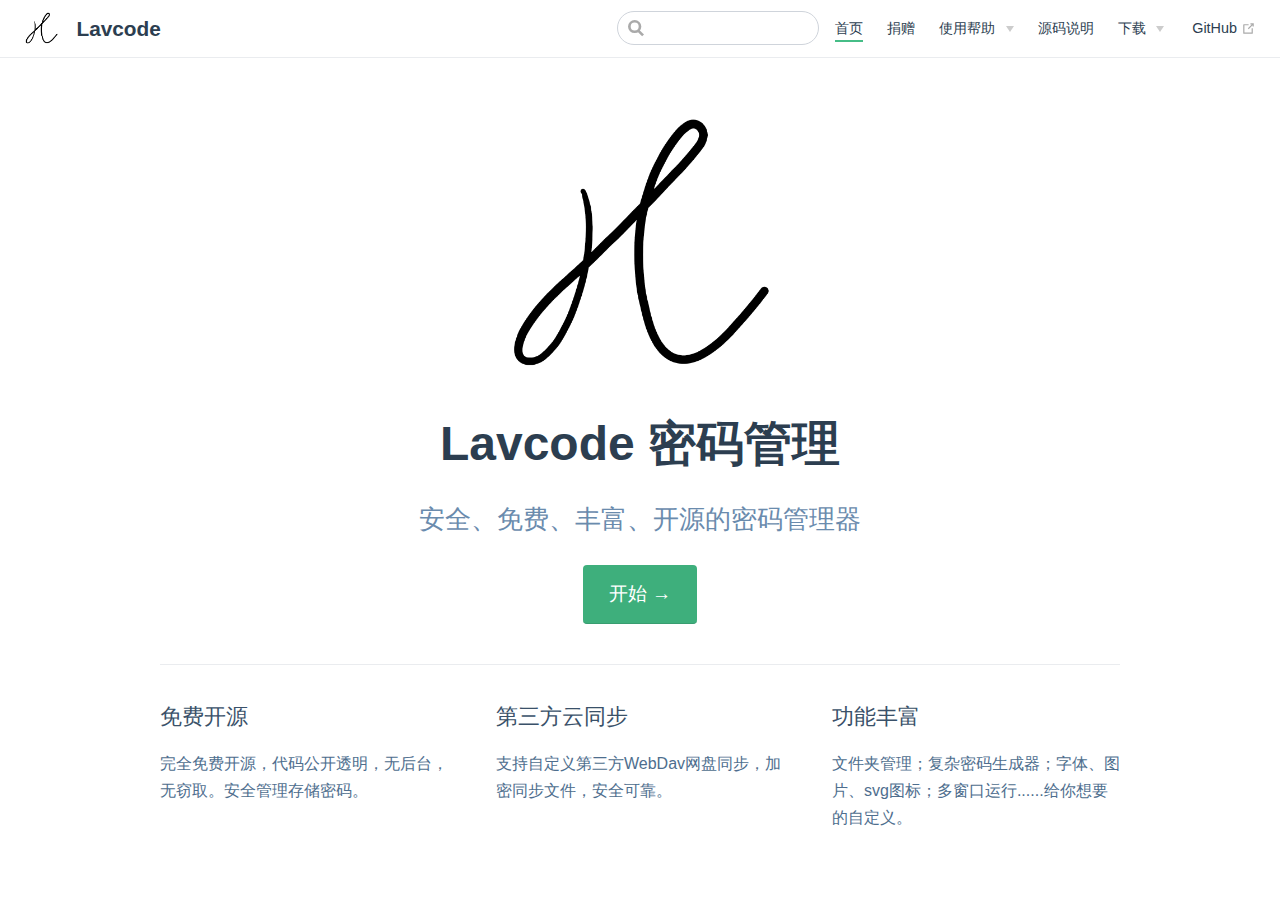
<file: index.html>
<!DOCTYPE html>
<html lang="en-US">
  <head>
    <meta charset="utf-8">
    <meta name="viewport" content="width=device-width,initial-scale=1">
    <title>Lavcode</title>
    <meta name="generator" content="VuePress 1.7.1">
    <link rel="icon" href="/logo.png">
    <meta name="description" content="Lavcode 开源密码管理">
    
    <link rel="preload" href="/assets/css/0.styles.8ed6ab1e.css" as="style"><link rel="preload" href="/assets/js/app.afeb0310.js" as="script"><link rel="preload" href="/assets/js/2.594478a0.js" as="script"><link rel="preload" href="/assets/js/10.4c0f26a1.js" as="script"><link rel="prefetch" href="/assets/js/11.af5daa0d.js"><link rel="prefetch" href="/assets/js/12.54fd4fd8.js"><link rel="prefetch" href="/assets/js/13.0ce8656e.js"><link rel="prefetch" href="/assets/js/14.de66d84a.js"><link rel="prefetch" href="/assets/js/15.6f48a3bc.js"><link rel="prefetch" href="/assets/js/16.cc038878.js"><link rel="prefetch" href="/assets/js/17.300e0a75.js"><link rel="prefetch" href="/assets/js/3.7ed5907b.js"><link rel="prefetch" href="/assets/js/4.ddbd7331.js"><link rel="prefetch" href="/assets/js/5.39ccba66.js"><link rel="prefetch" href="/assets/js/6.714821e7.js"><link rel="prefetch" href="/assets/js/7.4c13697e.js"><link rel="prefetch" href="/assets/js/8.6d0f7088.js"><link rel="prefetch" href="/assets/js/9.2abef18c.js">
    <link rel="stylesheet" href="/assets/css/0.styles.8ed6ab1e.css">
  </head>
  <body>
    <div id="app" data-server-rendered="true"><div class="theme-container no-sidebar"><header class="navbar"><div class="sidebar-button"><svg xmlns="http://www.w3.org/2000/svg" aria-hidden="true" role="img" viewBox="0 0 448 512" class="icon"><path fill="currentColor" d="M436 124H12c-6.627 0-12-5.373-12-12V80c0-6.627 5.373-12 12-12h424c6.627 0 12 5.373 12 12v32c0 6.627-5.373 12-12 12zm0 160H12c-6.627 0-12-5.373-12-12v-32c0-6.627 5.373-12 12-12h424c6.627 0 12 5.373 12 12v32c0 6.627-5.373 12-12 12zm0 160H12c-6.627 0-12-5.373-12-12v-32c0-6.627 5.373-12 12-12h424c6.627 0 12 5.373 12 12v32c0 6.627-5.373 12-12 12z"></path></svg></div> <a href="/" aria-current="page" class="home-link router-link-exact-active router-link-active"><img src="/logo.png" alt="Lavcode" class="logo"> <span class="site-name can-hide">Lavcode</span></a> <div class="links"><div class="search-box"><input aria-label="Search" autocomplete="off" spellcheck="false" value=""> <!----></div> <nav class="nav-links can-hide"><div class="nav-item"><a href="/" aria-current="page" class="nav-link router-link-exact-active router-link-active">
  首页
</a></div><div class="nav-item"><a href="/donate/" class="nav-link">
  捐赠
</a></div><div class="nav-item"><div class="dropdown-wrapper"><button type="button" aria-label="使用帮助" class="dropdown-title"><span class="title">使用帮助</span> <span class="arrow down"></span></button> <button type="button" aria-label="使用帮助" class="mobile-dropdown-title"><span class="title">使用帮助</span> <span class="arrow right"></span></button> <ul class="nav-dropdown" style="display:none;"><li class="dropdown-item"><!----> <a href="/usage/" class="nav-link">
  快速开始
</a></li><li class="dropdown-item"><!----> <a href="/usage/svgicon/" class="nav-link">
  Svg图标
</a></li></ul></div></div><div class="nav-item"><a href="/dev/" class="nav-link">
  源码说明
</a></div><div class="nav-item"><div class="dropdown-wrapper"><button type="button" aria-label="下载" class="dropdown-title"><span class="title">下载</span> <span class="arrow down"></span></button> <button type="button" aria-label="下载" class="mobile-dropdown-title"><span class="title">下载</span> <span class="arrow right"></span></button> <ul class="nav-dropdown" style="display:none;"><li class="dropdown-item"><!----> <a href="https://www.microsoft.com/store/apps/9N3N7R34ZJDC" target="_blank" rel="noopener noreferrer" class="nav-link external">
  Windows 10
  <span><svg xmlns="http://www.w3.org/2000/svg" aria-hidden="true" focusable="false" x="0px" y="0px" viewBox="0 0 100 100" width="15" height="15" class="icon outbound"><path fill="currentColor" d="M18.8,85.1h56l0,0c2.2,0,4-1.8,4-4v-32h-8v28h-48v-48h28v-8h-32l0,0c-2.2,0-4,1.8-4,4v56C14.8,83.3,16.6,85.1,18.8,85.1z"></path> <polygon fill="currentColor" points="45.7,48.7 51.3,54.3 77.2,28.5 77.2,37.2 85.2,37.2 85.2,14.9 62.8,14.9 62.8,22.9 71.5,22.9"></polygon></svg> <span class="sr-only">(opens new window)</span></span></a></li></ul></div></div> <a href="https://github.com/hal-wang/Lavcode" target="_blank" rel="noopener noreferrer" class="repo-link">
    GitHub
    <span><svg xmlns="http://www.w3.org/2000/svg" aria-hidden="true" focusable="false" x="0px" y="0px" viewBox="0 0 100 100" width="15" height="15" class="icon outbound"><path fill="currentColor" d="M18.8,85.1h56l0,0c2.2,0,4-1.8,4-4v-32h-8v28h-48v-48h28v-8h-32l0,0c-2.2,0-4,1.8-4,4v56C14.8,83.3,16.6,85.1,18.8,85.1z"></path> <polygon fill="currentColor" points="45.7,48.7 51.3,54.3 77.2,28.5 77.2,37.2 85.2,37.2 85.2,14.9 62.8,14.9 62.8,22.9 71.5,22.9"></polygon></svg> <span class="sr-only">(opens new window)</span></span></a></nav></div></header> <div class="sidebar-mask"></div> <aside class="sidebar"><nav class="nav-links"><div class="nav-item"><a href="/" aria-current="page" class="nav-link router-link-exact-active router-link-active">
  首页
</a></div><div class="nav-item"><a href="/donate/" class="nav-link">
  捐赠
</a></div><div class="nav-item"><div class="dropdown-wrapper"><button type="button" aria-label="使用帮助" class="dropdown-title"><span class="title">使用帮助</span> <span class="arrow down"></span></button> <button type="button" aria-label="使用帮助" class="mobile-dropdown-title"><span class="title">使用帮助</span> <span class="arrow right"></span></button> <ul class="nav-dropdown" style="display:none;"><li class="dropdown-item"><!----> <a href="/usage/" class="nav-link">
  快速开始
</a></li><li class="dropdown-item"><!----> <a href="/usage/svgicon/" class="nav-link">
  Svg图标
</a></li></ul></div></div><div class="nav-item"><a href="/dev/" class="nav-link">
  源码说明
</a></div><div class="nav-item"><div class="dropdown-wrapper"><button type="button" aria-label="下载" class="dropdown-title"><span class="title">下载</span> <span class="arrow down"></span></button> <button type="button" aria-label="下载" class="mobile-dropdown-title"><span class="title">下载</span> <span class="arrow right"></span></button> <ul class="nav-dropdown" style="display:none;"><li class="dropdown-item"><!----> <a href="https://www.microsoft.com/store/apps/9N3N7R34ZJDC" target="_blank" rel="noopener noreferrer" class="nav-link external">
  Windows 10
  <span><svg xmlns="http://www.w3.org/2000/svg" aria-hidden="true" focusable="false" x="0px" y="0px" viewBox="0 0 100 100" width="15" height="15" class="icon outbound"><path fill="currentColor" d="M18.8,85.1h56l0,0c2.2,0,4-1.8,4-4v-32h-8v28h-48v-48h28v-8h-32l0,0c-2.2,0-4,1.8-4,4v56C14.8,83.3,16.6,85.1,18.8,85.1z"></path> <polygon fill="currentColor" points="45.7,48.7 51.3,54.3 77.2,28.5 77.2,37.2 85.2,37.2 85.2,14.9 62.8,14.9 62.8,22.9 71.5,22.9"></polygon></svg> <span class="sr-only">(opens new window)</span></span></a></li></ul></div></div> <a href="https://github.com/hal-wang/Lavcode" target="_blank" rel="noopener noreferrer" class="repo-link">
    GitHub
    <span><svg xmlns="http://www.w3.org/2000/svg" aria-hidden="true" focusable="false" x="0px" y="0px" viewBox="0 0 100 100" width="15" height="15" class="icon outbound"><path fill="currentColor" d="M18.8,85.1h56l0,0c2.2,0,4-1.8,4-4v-32h-8v28h-48v-48h28v-8h-32l0,0c-2.2,0-4,1.8-4,4v56C14.8,83.3,16.6,85.1,18.8,85.1z"></path> <polygon fill="currentColor" points="45.7,48.7 51.3,54.3 77.2,28.5 77.2,37.2 85.2,37.2 85.2,14.9 62.8,14.9 62.8,22.9 71.5,22.9"></polygon></svg> <span class="sr-only">(opens new window)</span></span></a></nav>  <!----> </aside> <main aria-labelledby="main-title" class="home"><header class="hero"><img src="/logo.png" alt="hero"> <h1 id="main-title">
      Lavcode 密码管理
    </h1> <p class="description">
      安全、免费、丰富、开源的密码管理器
    </p> <p class="action"><a href="/usage/" class="nav-link action-button">
  开始  →
</a></p></header> <div class="features"><div class="feature"><h2>免费开源</h2> <p>完全免费开源，代码公开透明，无后台，无窃取。安全管理存储密码。</p></div><div class="feature"><h2>第三方云同步</h2> <p>支持自定义第三方WebDav网盘同步，加密同步文件，安全可靠。</p></div><div class="feature"><h2>功能丰富</h2> <p>文件夹管理；复杂密码生成器；字体、图片、svg图标；多窗口运行......给你想要的自定义。</p></div></div> <div class="theme-default-content custom content__default"></div> <!----></main></div><div class="global-ui"></div></div>
    <script src="/assets/js/app.afeb0310.js" defer></script><script src="/assets/js/2.594478a0.js" defer></script><script src="/assets/js/10.4c0f26a1.js" defer></script>
  </body>
</html>
</file>
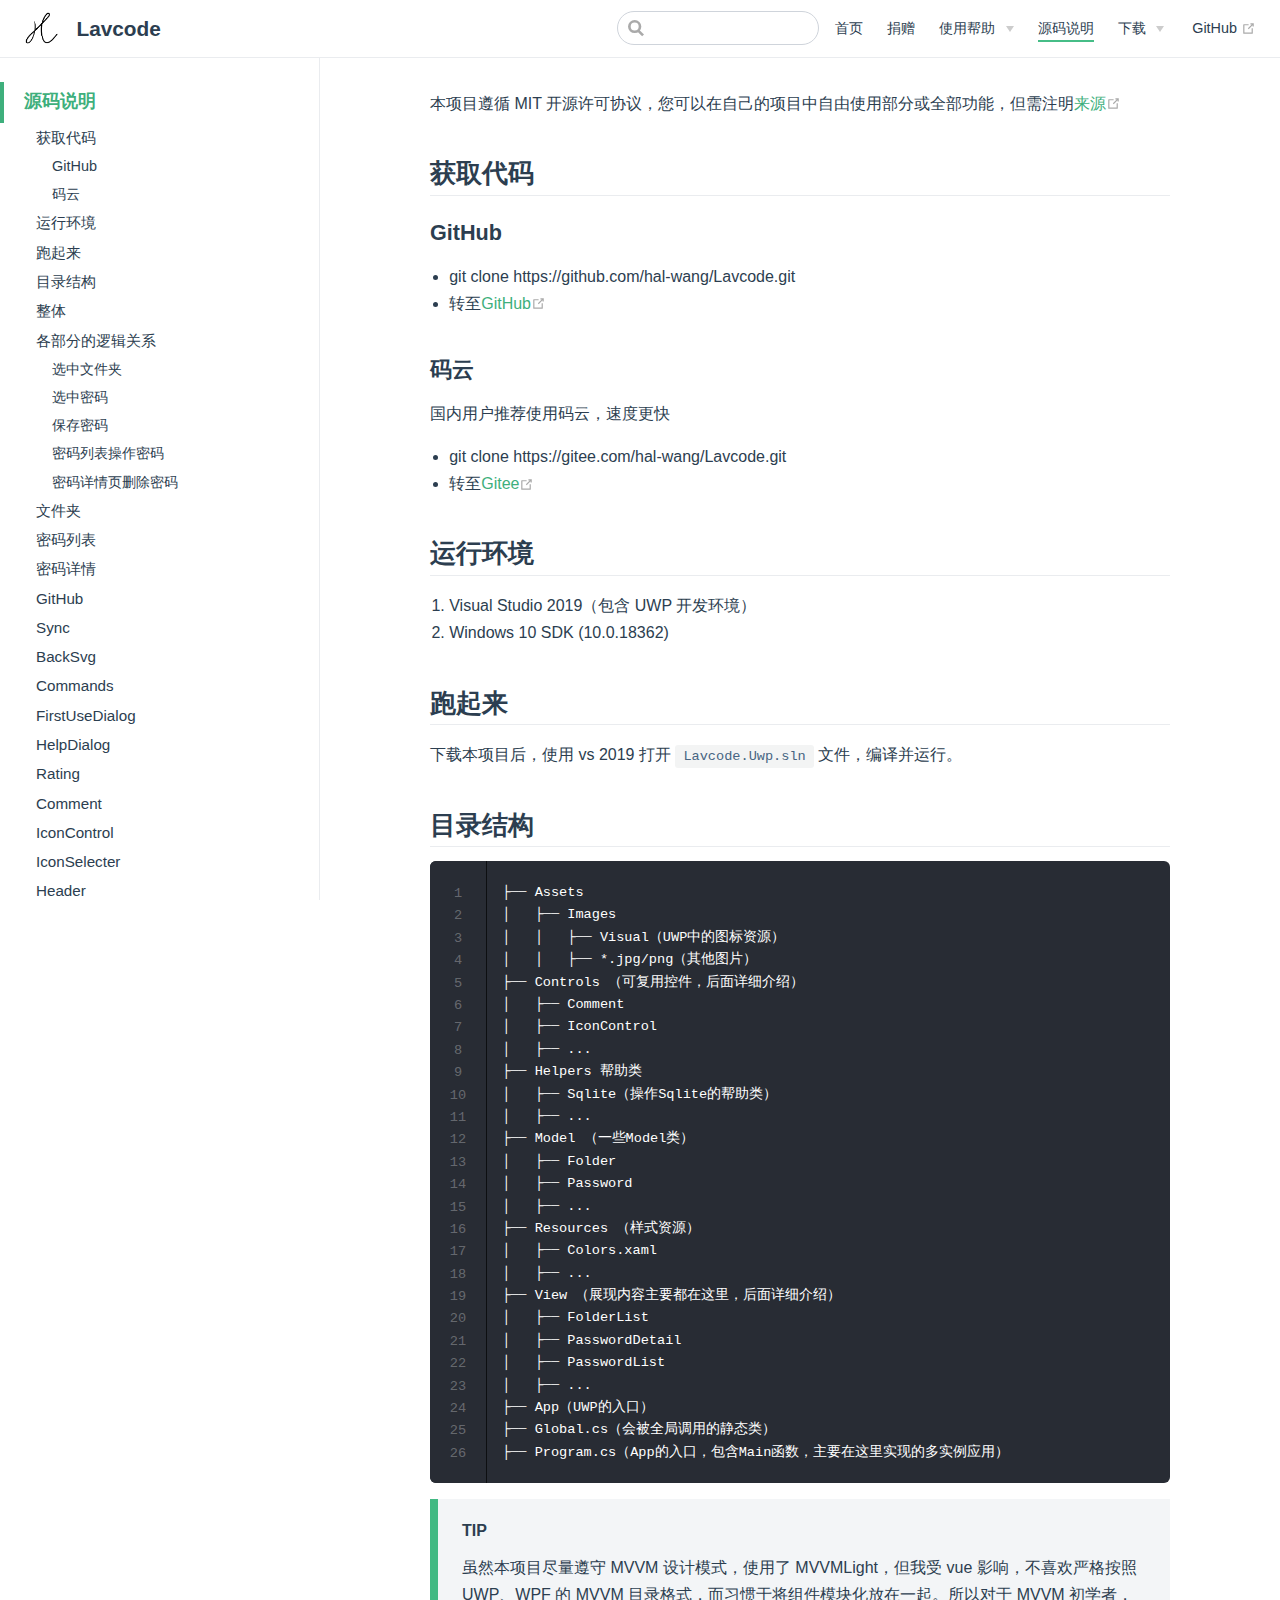
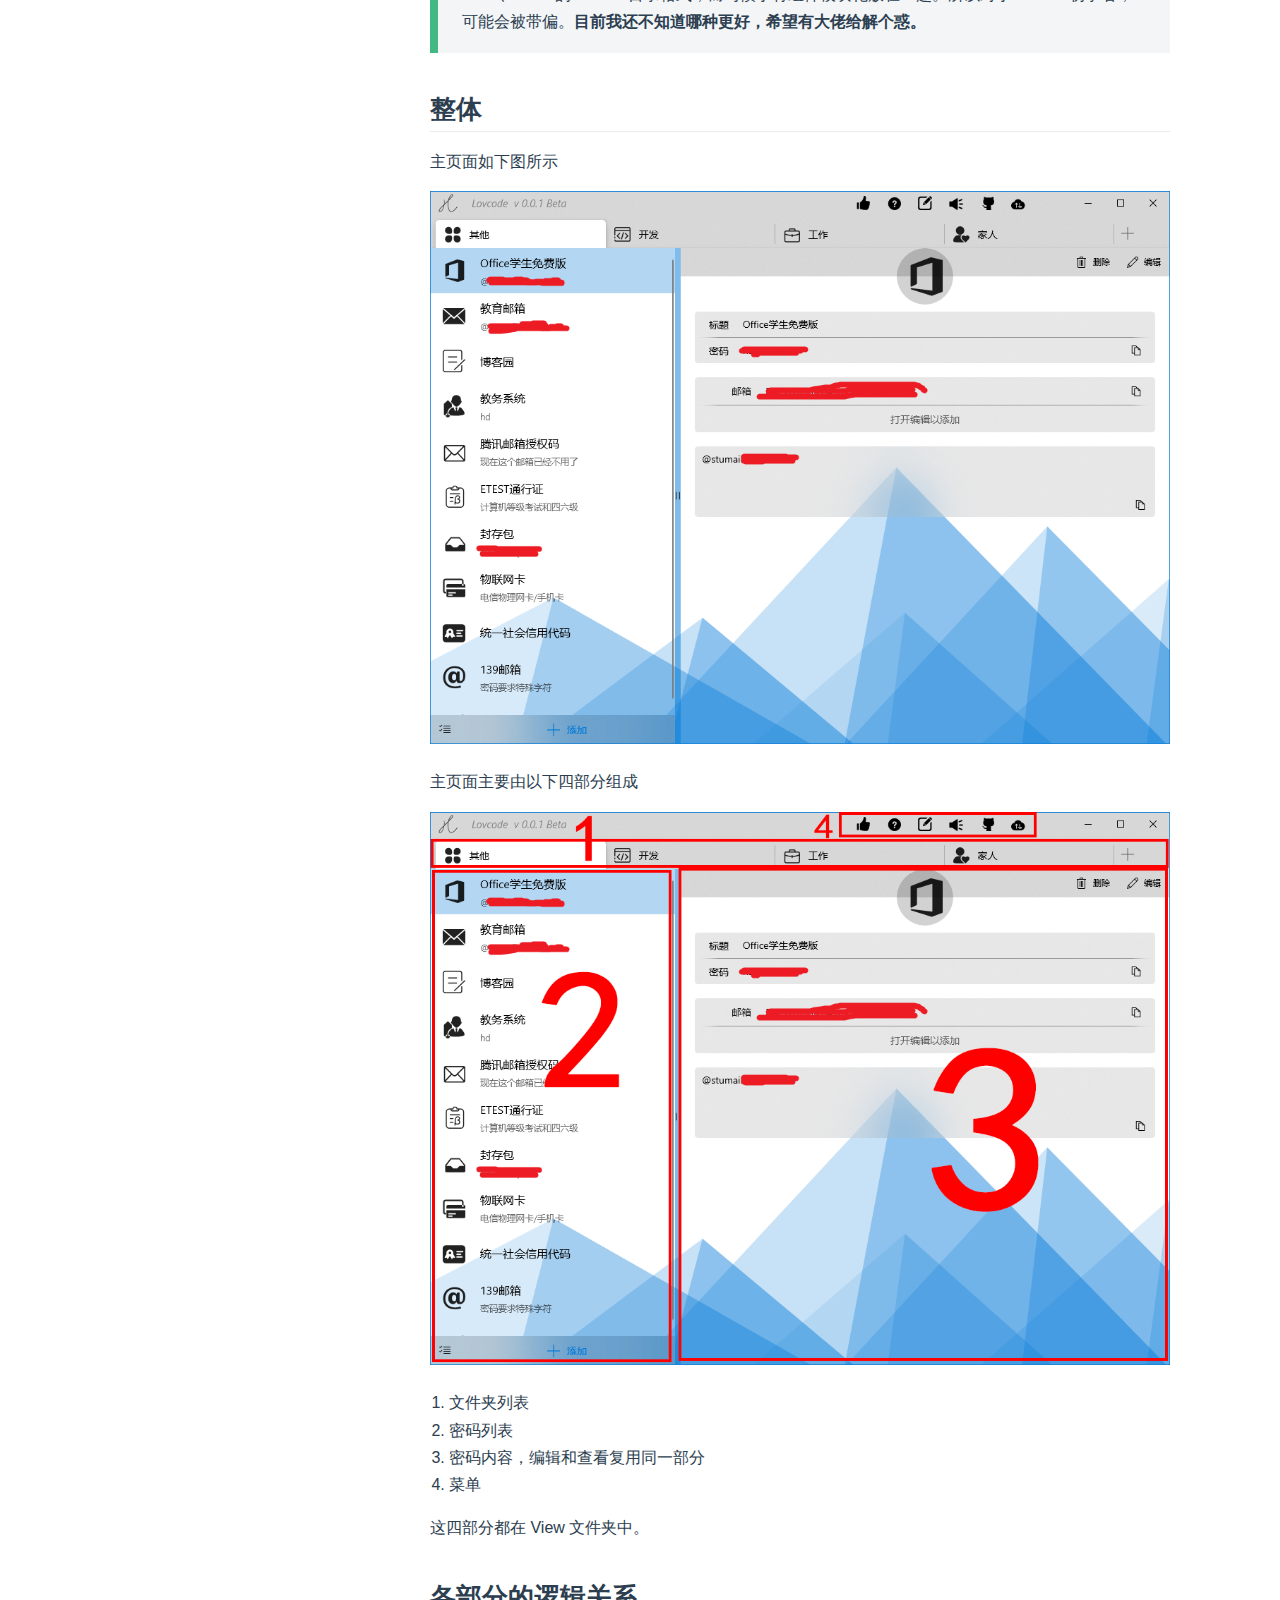
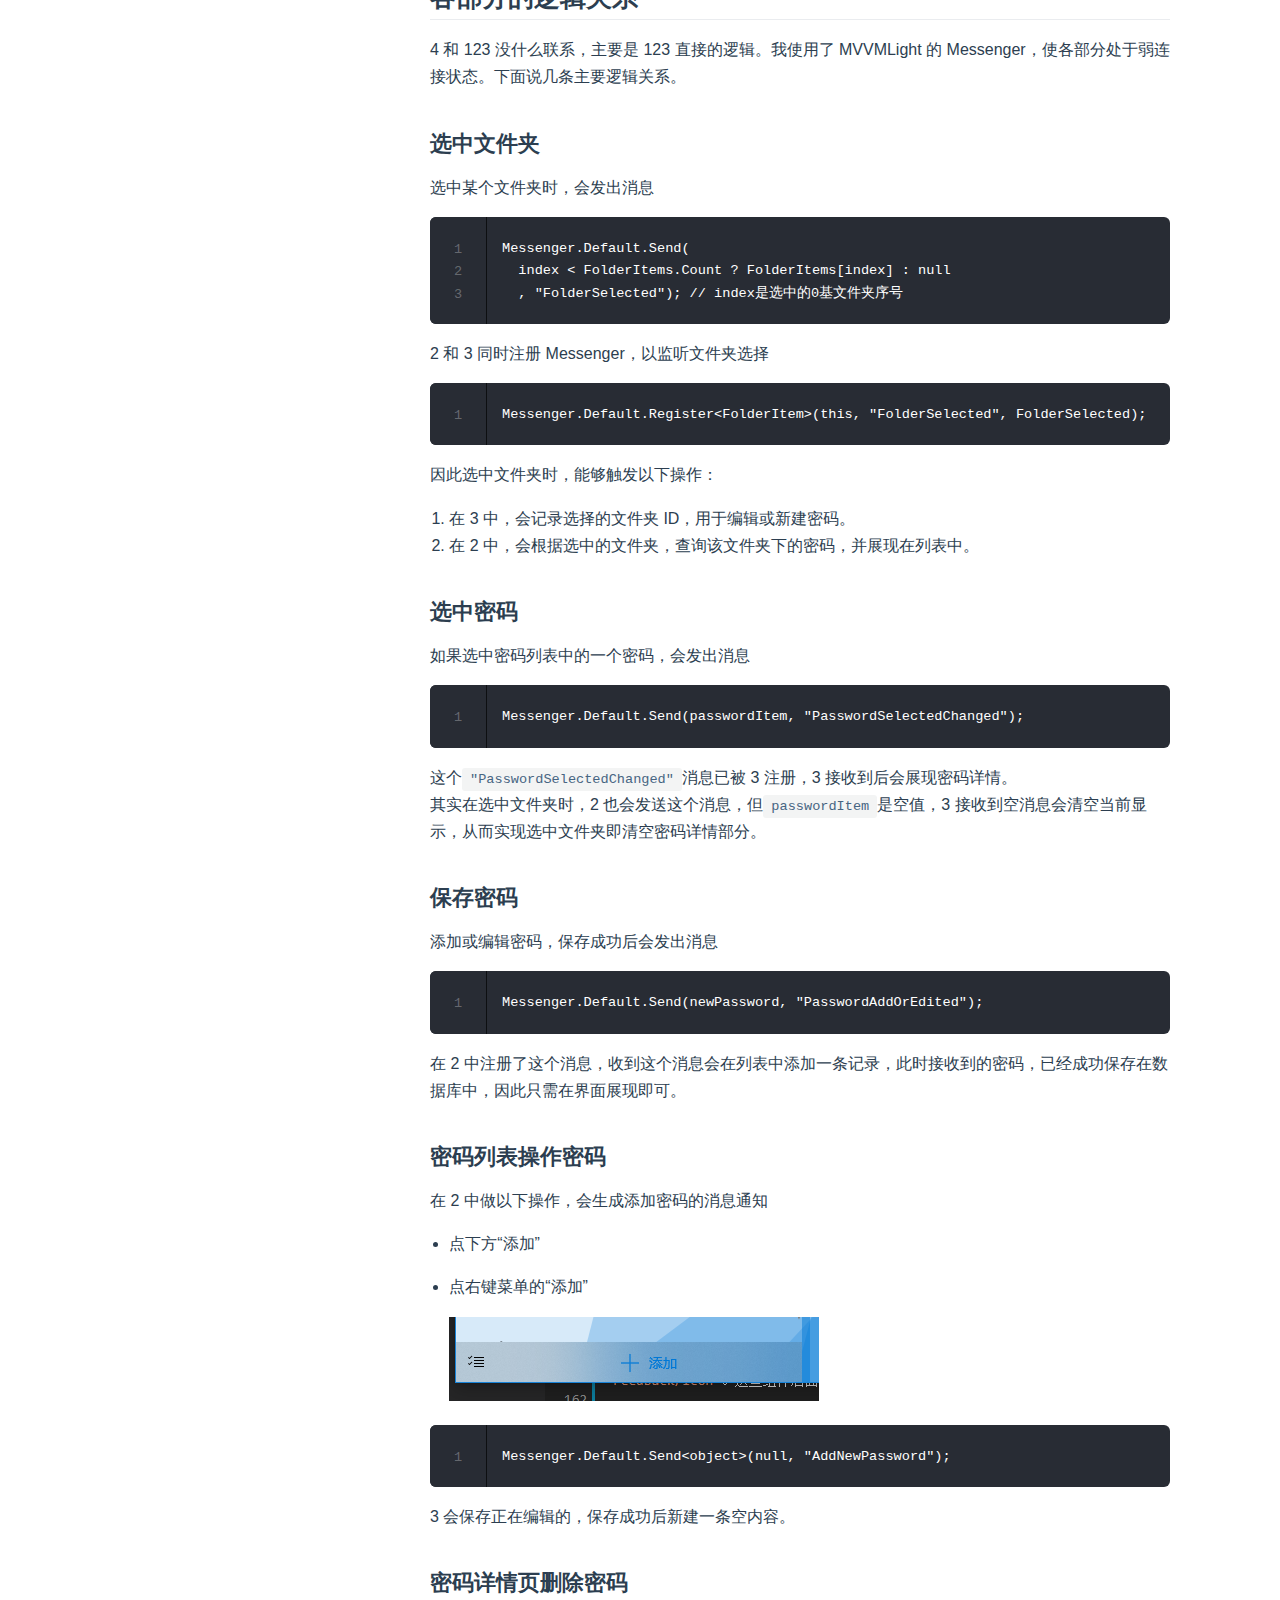
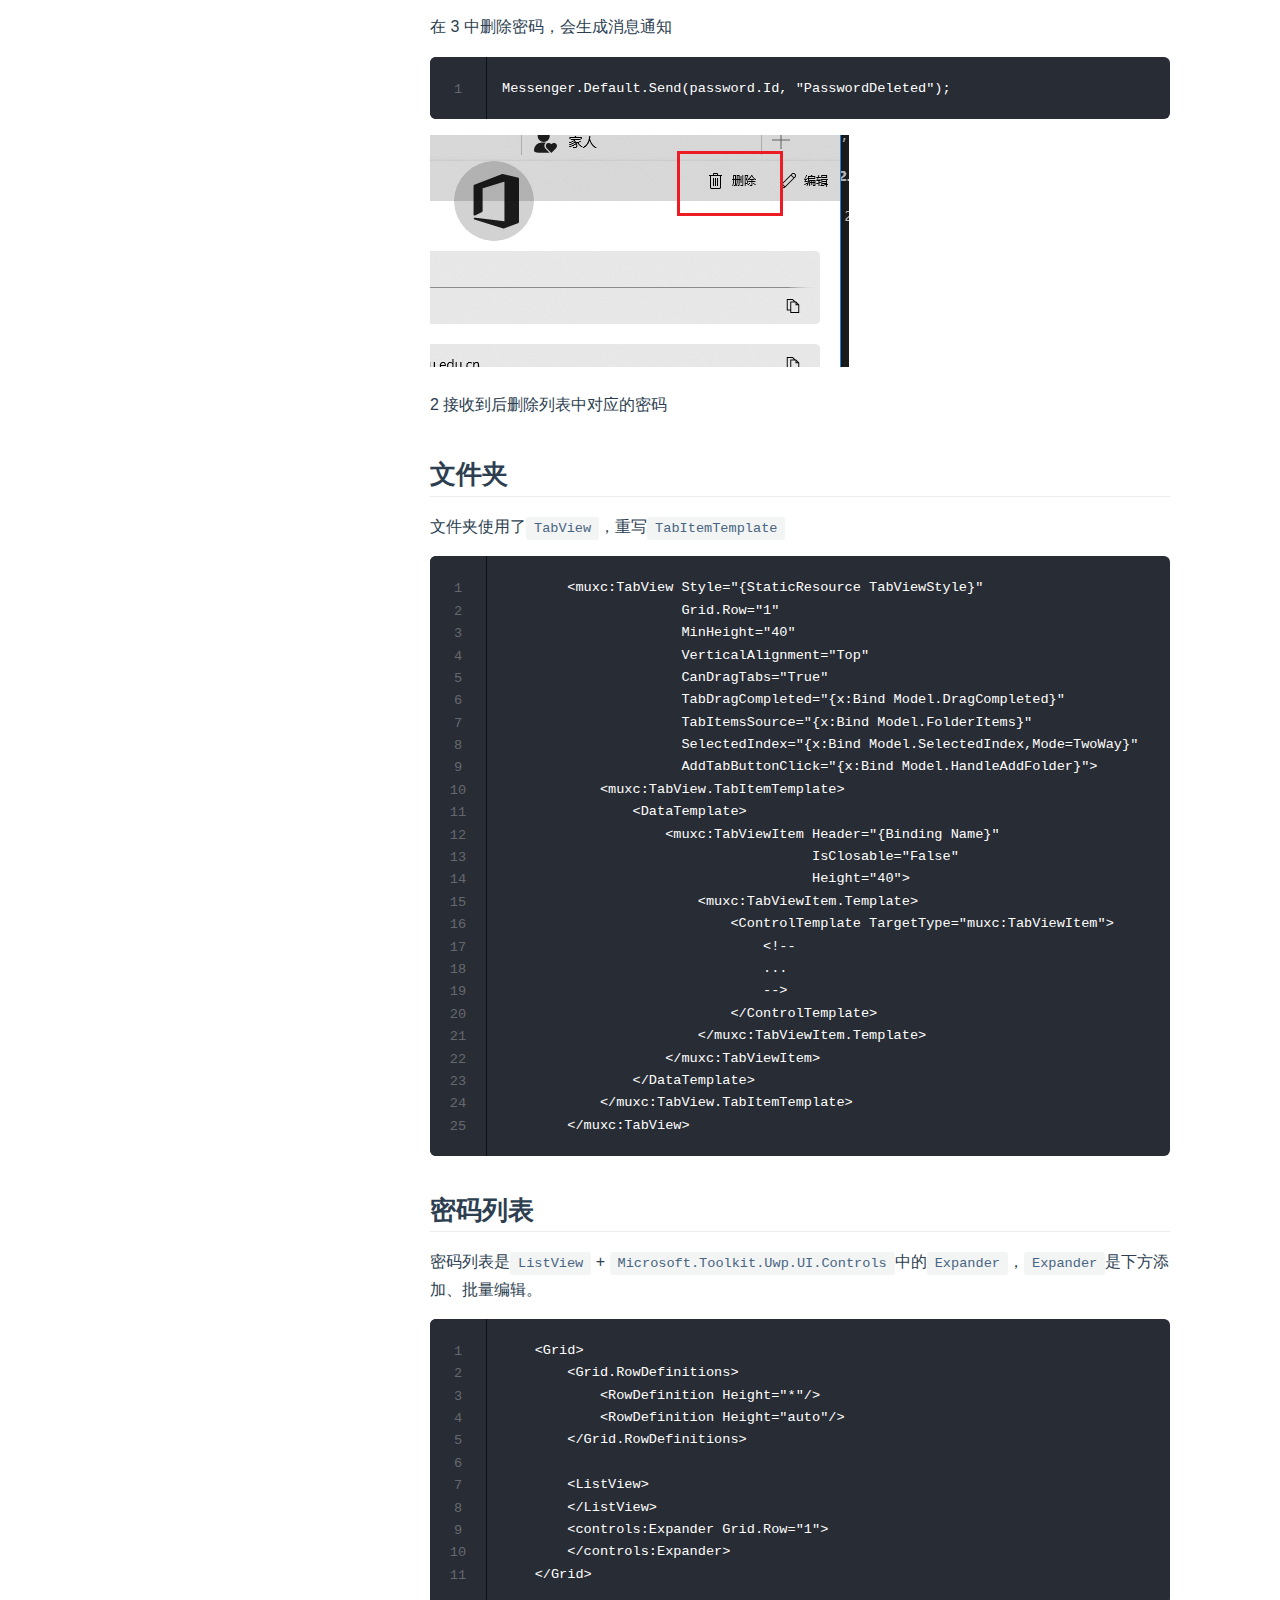
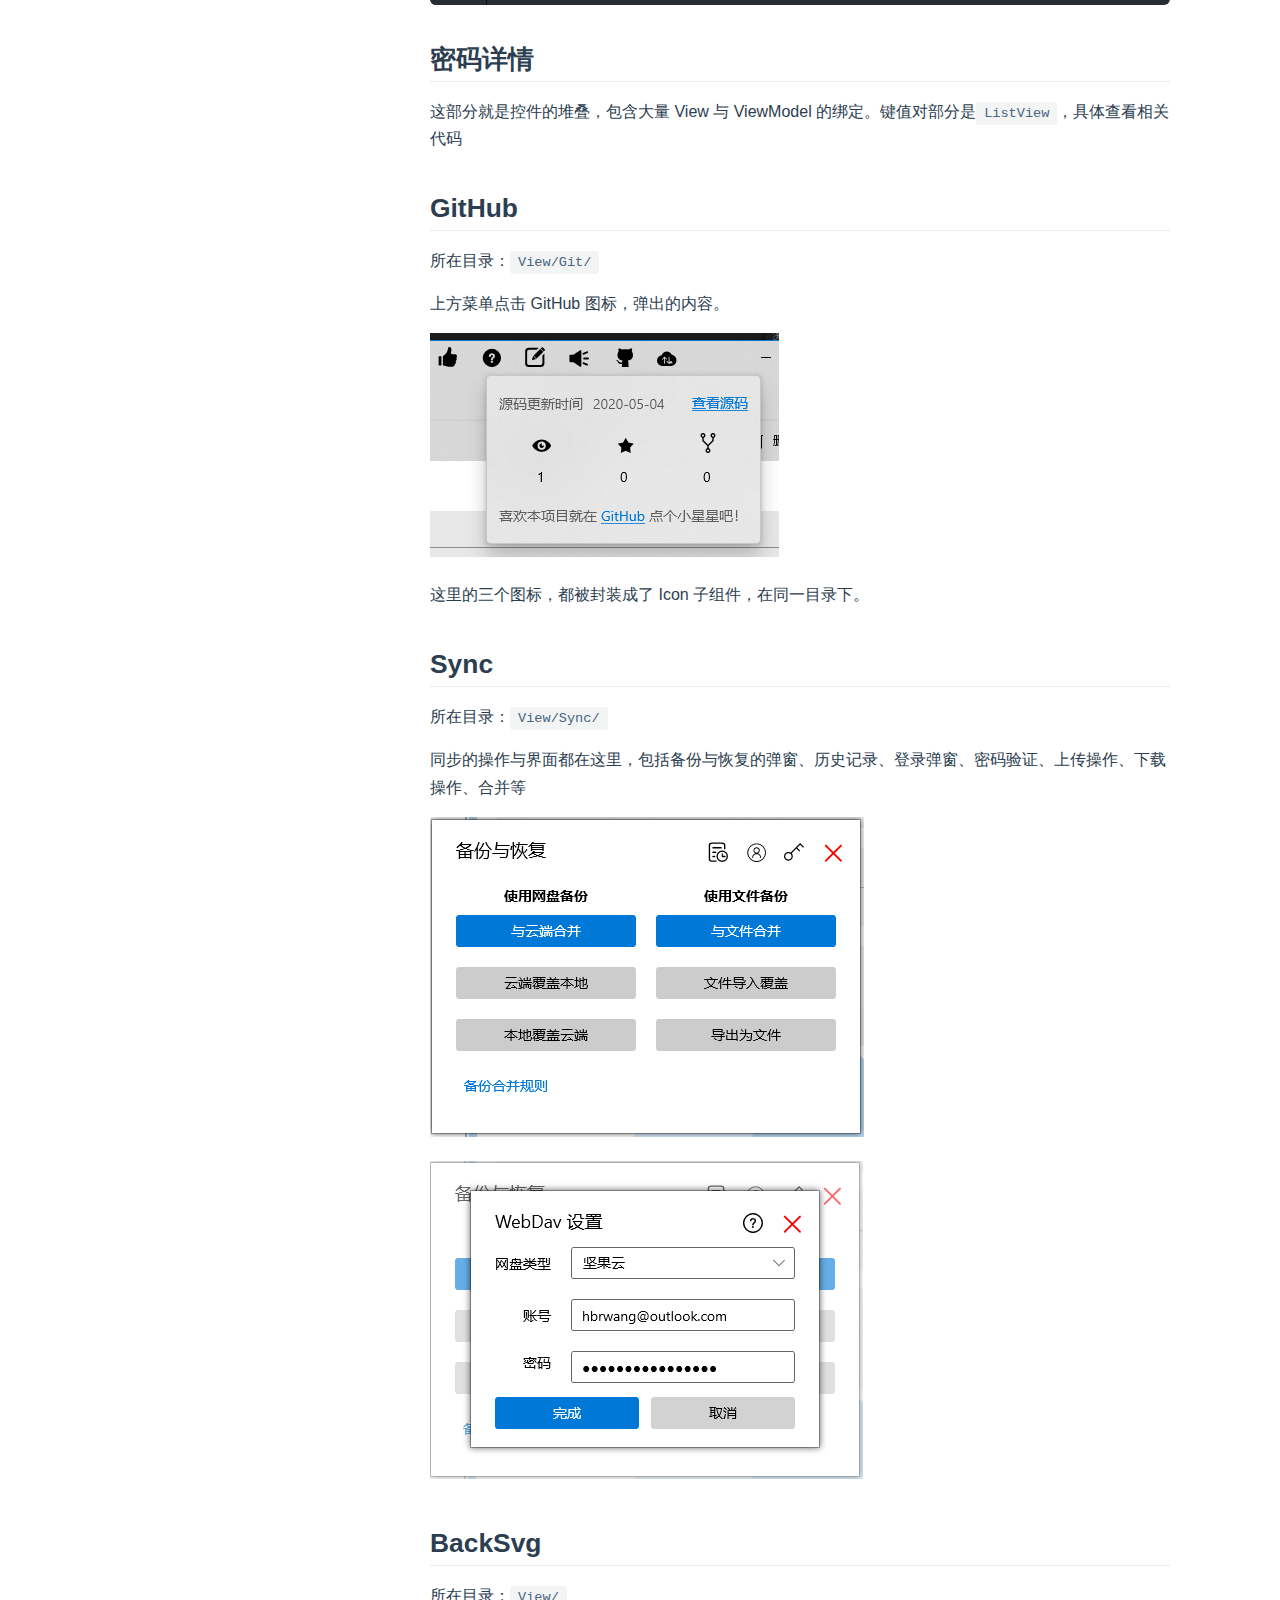
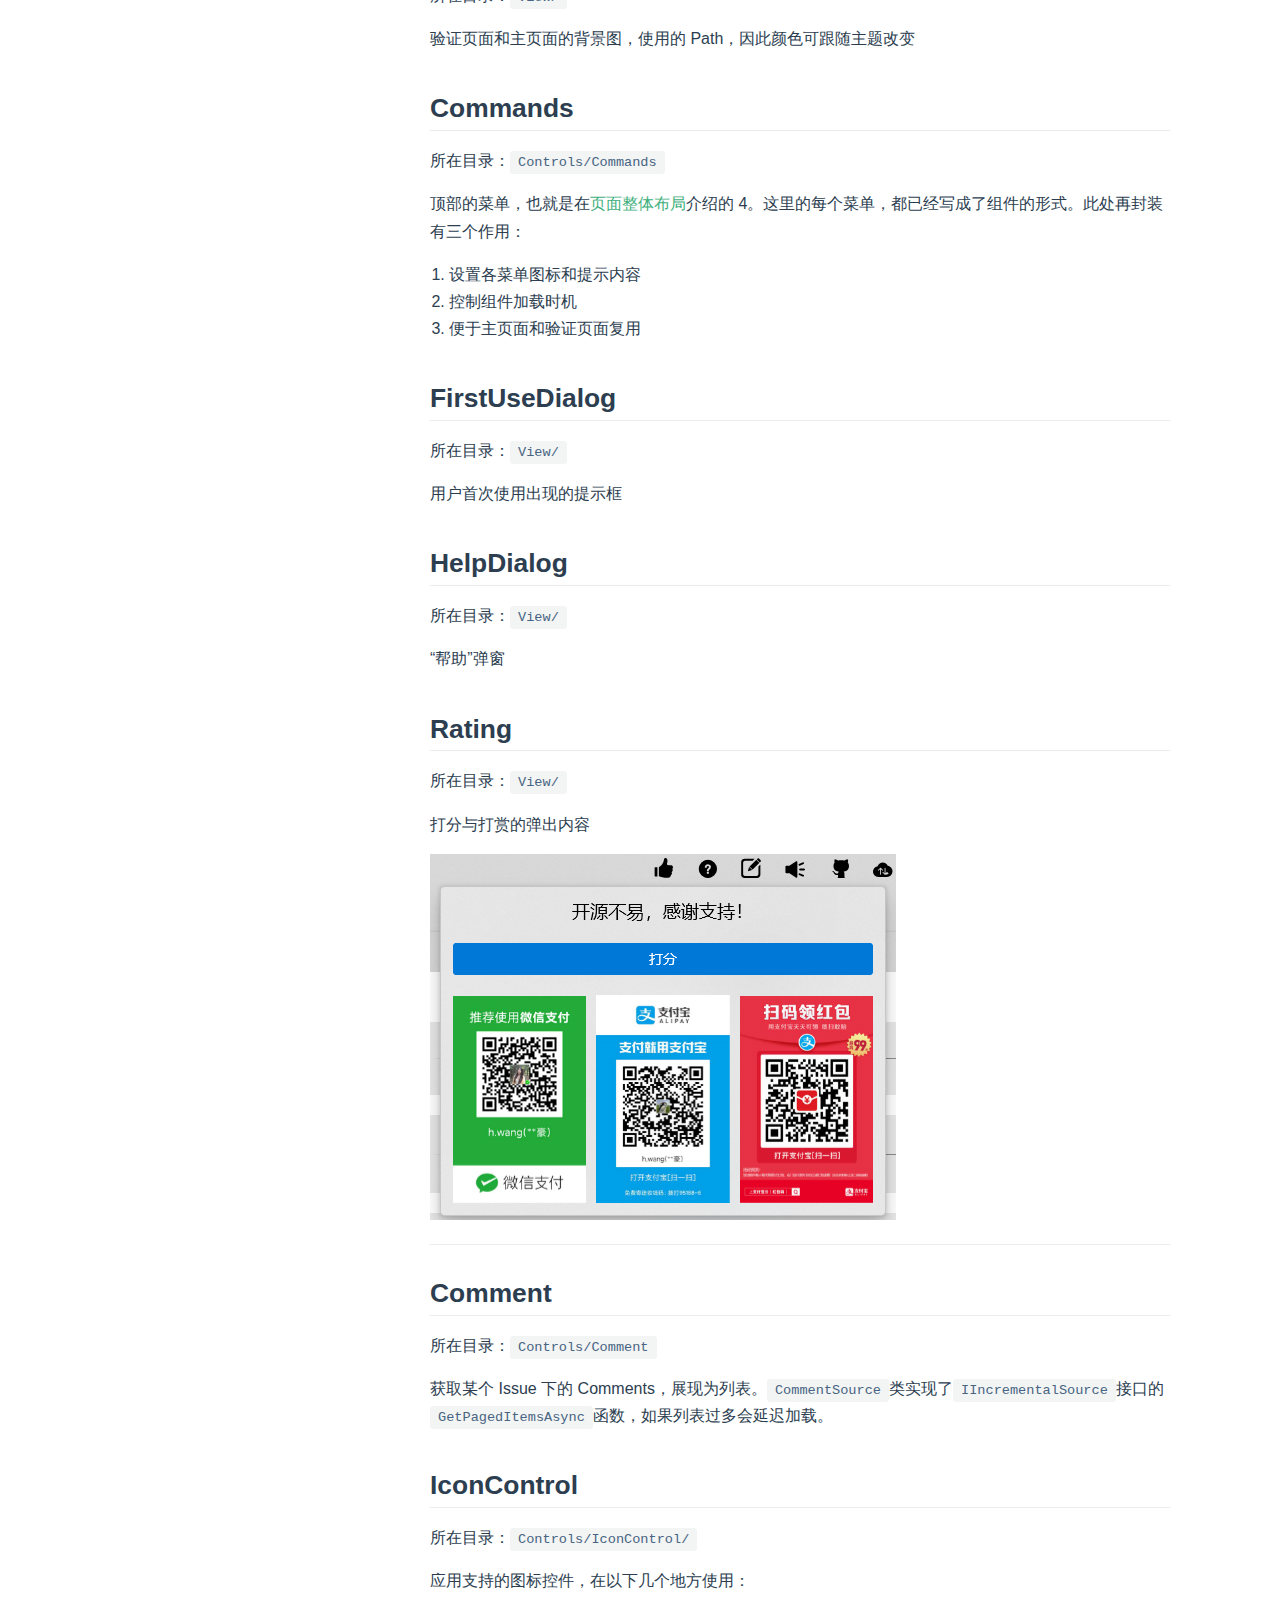
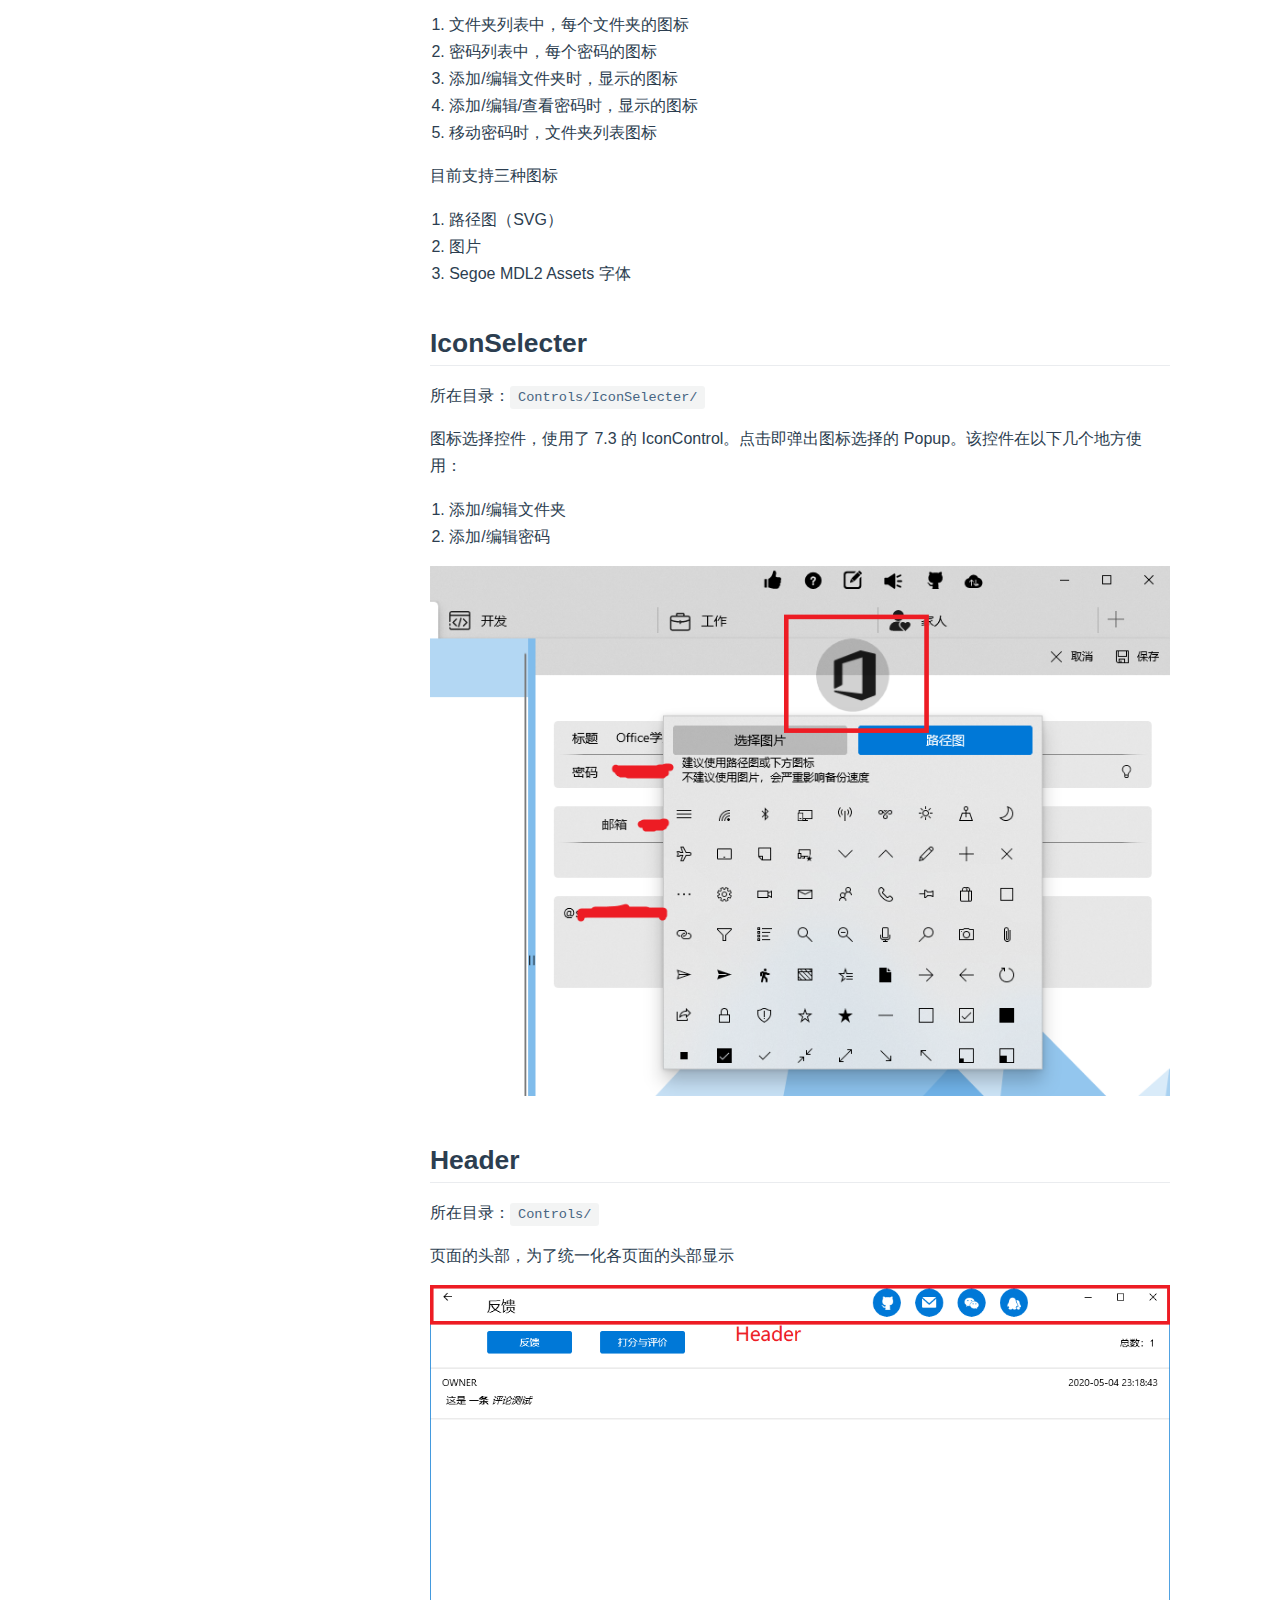
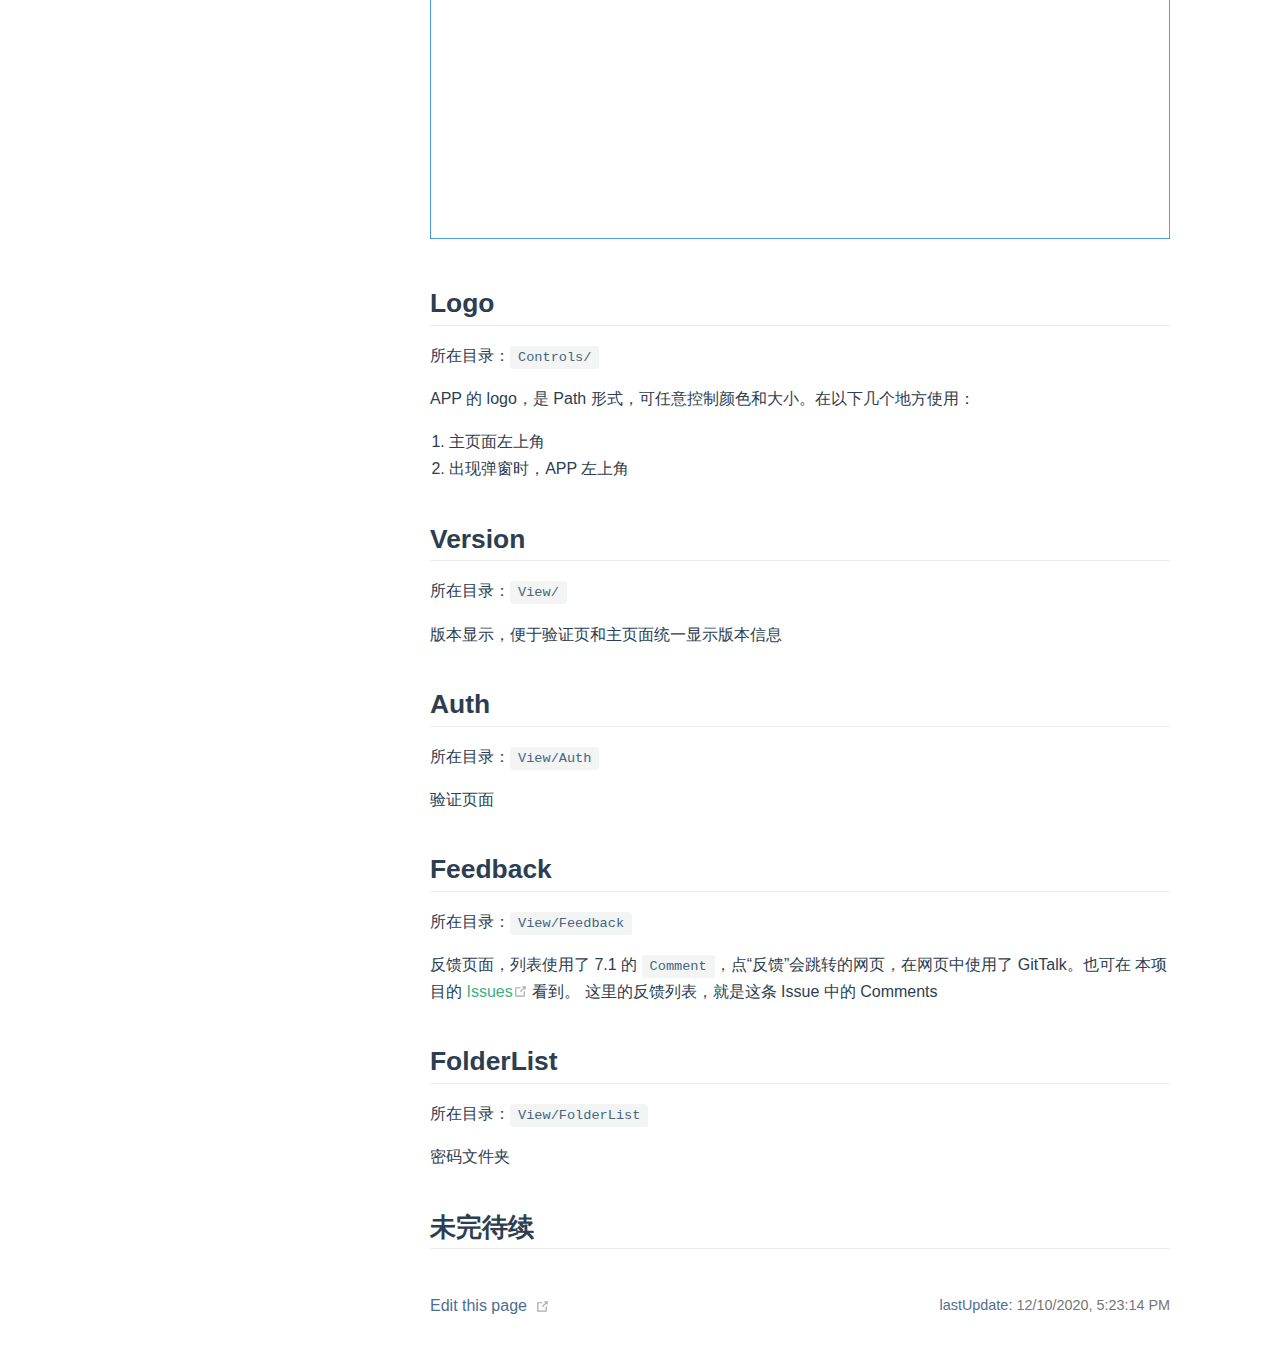
<file: dev/index.html>
<!DOCTYPE html>
<html lang="en-US">
  <head>
    <meta charset="utf-8">
    <meta name="viewport" content="width=device-width,initial-scale=1">
    <title>源码说明 | Lavcode</title>
    <meta name="generator" content="VuePress 1.7.1">
    <link rel="icon" href="/logo.png">
    <meta name="description" content="Lavcode 开源密码管理">
    
    <link rel="preload" href="/assets/css/0.styles.8ed6ab1e.css" as="style"><link rel="preload" href="/assets/js/app.afeb0310.js" as="script"><link rel="preload" href="/assets/js/2.594478a0.js" as="script"><link rel="preload" href="/assets/js/3.7ed5907b.js" as="script"><link rel="prefetch" href="/assets/js/10.4c0f26a1.js"><link rel="prefetch" href="/assets/js/11.af5daa0d.js"><link rel="prefetch" href="/assets/js/12.54fd4fd8.js"><link rel="prefetch" href="/assets/js/13.0ce8656e.js"><link rel="prefetch" href="/assets/js/14.de66d84a.js"><link rel="prefetch" href="/assets/js/15.6f48a3bc.js"><link rel="prefetch" href="/assets/js/16.cc038878.js"><link rel="prefetch" href="/assets/js/17.300e0a75.js"><link rel="prefetch" href="/assets/js/4.ddbd7331.js"><link rel="prefetch" href="/assets/js/5.39ccba66.js"><link rel="prefetch" href="/assets/js/6.714821e7.js"><link rel="prefetch" href="/assets/js/7.4c13697e.js"><link rel="prefetch" href="/assets/js/8.6d0f7088.js"><link rel="prefetch" href="/assets/js/9.2abef18c.js">
    <link rel="stylesheet" href="/assets/css/0.styles.8ed6ab1e.css">
  </head>
  <body>
    <div id="app" data-server-rendered="true"><div class="theme-container"><header class="navbar"><div class="sidebar-button"><svg xmlns="http://www.w3.org/2000/svg" aria-hidden="true" role="img" viewBox="0 0 448 512" class="icon"><path fill="currentColor" d="M436 124H12c-6.627 0-12-5.373-12-12V80c0-6.627 5.373-12 12-12h424c6.627 0 12 5.373 12 12v32c0 6.627-5.373 12-12 12zm0 160H12c-6.627 0-12-5.373-12-12v-32c0-6.627 5.373-12 12-12h424c6.627 0 12 5.373 12 12v32c0 6.627-5.373 12-12 12zm0 160H12c-6.627 0-12-5.373-12-12v-32c0-6.627 5.373-12 12-12h424c6.627 0 12 5.373 12 12v32c0 6.627-5.373 12-12 12z"></path></svg></div> <a href="/" class="home-link router-link-active"><img src="/logo.png" alt="Lavcode" class="logo"> <span class="site-name can-hide">Lavcode</span></a> <div class="links"><div class="search-box"><input aria-label="Search" autocomplete="off" spellcheck="false" value=""> <!----></div> <nav class="nav-links can-hide"><div class="nav-item"><a href="/" class="nav-link">
  首页
</a></div><div class="nav-item"><a href="/donate/" class="nav-link">
  捐赠
</a></div><div class="nav-item"><div class="dropdown-wrapper"><button type="button" aria-label="使用帮助" class="dropdown-title"><span class="title">使用帮助</span> <span class="arrow down"></span></button> <button type="button" aria-label="使用帮助" class="mobile-dropdown-title"><span class="title">使用帮助</span> <span class="arrow right"></span></button> <ul class="nav-dropdown" style="display:none;"><li class="dropdown-item"><!----> <a href="/usage/" class="nav-link">
  快速开始
</a></li><li class="dropdown-item"><!----> <a href="/usage/svgicon/" class="nav-link">
  Svg图标
</a></li></ul></div></div><div class="nav-item"><a href="/dev/" aria-current="page" class="nav-link router-link-exact-active router-link-active">
  源码说明
</a></div><div class="nav-item"><div class="dropdown-wrapper"><button type="button" aria-label="下载" class="dropdown-title"><span class="title">下载</span> <span class="arrow down"></span></button> <button type="button" aria-label="下载" class="mobile-dropdown-title"><span class="title">下载</span> <span class="arrow right"></span></button> <ul class="nav-dropdown" style="display:none;"><li class="dropdown-item"><!----> <a href="https://www.microsoft.com/store/apps/9N3N7R34ZJDC" target="_blank" rel="noopener noreferrer" class="nav-link external">
  Windows 10
  <span><svg xmlns="http://www.w3.org/2000/svg" aria-hidden="true" focusable="false" x="0px" y="0px" viewBox="0 0 100 100" width="15" height="15" class="icon outbound"><path fill="currentColor" d="M18.8,85.1h56l0,0c2.2,0,4-1.8,4-4v-32h-8v28h-48v-48h28v-8h-32l0,0c-2.2,0-4,1.8-4,4v56C14.8,83.3,16.6,85.1,18.8,85.1z"></path> <polygon fill="currentColor" points="45.7,48.7 51.3,54.3 77.2,28.5 77.2,37.2 85.2,37.2 85.2,14.9 62.8,14.9 62.8,22.9 71.5,22.9"></polygon></svg> <span class="sr-only">(opens new window)</span></span></a></li></ul></div></div> <a href="https://github.com/hal-wang/Lavcode" target="_blank" rel="noopener noreferrer" class="repo-link">
    GitHub
    <span><svg xmlns="http://www.w3.org/2000/svg" aria-hidden="true" focusable="false" x="0px" y="0px" viewBox="0 0 100 100" width="15" height="15" class="icon outbound"><path fill="currentColor" d="M18.8,85.1h56l0,0c2.2,0,4-1.8,4-4v-32h-8v28h-48v-48h28v-8h-32l0,0c-2.2,0-4,1.8-4,4v56C14.8,83.3,16.6,85.1,18.8,85.1z"></path> <polygon fill="currentColor" points="45.7,48.7 51.3,54.3 77.2,28.5 77.2,37.2 85.2,37.2 85.2,14.9 62.8,14.9 62.8,22.9 71.5,22.9"></polygon></svg> <span class="sr-only">(opens new window)</span></span></a></nav></div></header> <div class="sidebar-mask"></div> <aside class="sidebar"><nav class="nav-links"><div class="nav-item"><a href="/" class="nav-link">
  首页
</a></div><div class="nav-item"><a href="/donate/" class="nav-link">
  捐赠
</a></div><div class="nav-item"><div class="dropdown-wrapper"><button type="button" aria-label="使用帮助" class="dropdown-title"><span class="title">使用帮助</span> <span class="arrow down"></span></button> <button type="button" aria-label="使用帮助" class="mobile-dropdown-title"><span class="title">使用帮助</span> <span class="arrow right"></span></button> <ul class="nav-dropdown" style="display:none;"><li class="dropdown-item"><!----> <a href="/usage/" class="nav-link">
  快速开始
</a></li><li class="dropdown-item"><!----> <a href="/usage/svgicon/" class="nav-link">
  Svg图标
</a></li></ul></div></div><div class="nav-item"><a href="/dev/" aria-current="page" class="nav-link router-link-exact-active router-link-active">
  源码说明
</a></div><div class="nav-item"><div class="dropdown-wrapper"><button type="button" aria-label="下载" class="dropdown-title"><span class="title">下载</span> <span class="arrow down"></span></button> <button type="button" aria-label="下载" class="mobile-dropdown-title"><span class="title">下载</span> <span class="arrow right"></span></button> <ul class="nav-dropdown" style="display:none;"><li class="dropdown-item"><!----> <a href="https://www.microsoft.com/store/apps/9N3N7R34ZJDC" target="_blank" rel="noopener noreferrer" class="nav-link external">
  Windows 10
  <span><svg xmlns="http://www.w3.org/2000/svg" aria-hidden="true" focusable="false" x="0px" y="0px" viewBox="0 0 100 100" width="15" height="15" class="icon outbound"><path fill="currentColor" d="M18.8,85.1h56l0,0c2.2,0,4-1.8,4-4v-32h-8v28h-48v-48h28v-8h-32l0,0c-2.2,0-4,1.8-4,4v56C14.8,83.3,16.6,85.1,18.8,85.1z"></path> <polygon fill="currentColor" points="45.7,48.7 51.3,54.3 77.2,28.5 77.2,37.2 85.2,37.2 85.2,14.9 62.8,14.9 62.8,22.9 71.5,22.9"></polygon></svg> <span class="sr-only">(opens new window)</span></span></a></li></ul></div></div> <a href="https://github.com/hal-wang/Lavcode" target="_blank" rel="noopener noreferrer" class="repo-link">
    GitHub
    <span><svg xmlns="http://www.w3.org/2000/svg" aria-hidden="true" focusable="false" x="0px" y="0px" viewBox="0 0 100 100" width="15" height="15" class="icon outbound"><path fill="currentColor" d="M18.8,85.1h56l0,0c2.2,0,4-1.8,4-4v-32h-8v28h-48v-48h28v-8h-32l0,0c-2.2,0-4,1.8-4,4v56C14.8,83.3,16.6,85.1,18.8,85.1z"></path> <polygon fill="currentColor" points="45.7,48.7 51.3,54.3 77.2,28.5 77.2,37.2 85.2,37.2 85.2,14.9 62.8,14.9 62.8,22.9 71.5,22.9"></polygon></svg> <span class="sr-only">(opens new window)</span></span></a></nav>  <ul class="sidebar-links"><li><a href="/dev/" aria-current="page" class="active sidebar-link">源码说明</a><ul class="sidebar-sub-headers"><li class="sidebar-sub-header"><a href="/dev/#获取代码" class="sidebar-link">获取代码</a><ul class="sidebar-sub-headers"><li class="sidebar-sub-header"><a href="/dev/#github" class="sidebar-link">GitHub</a></li><li class="sidebar-sub-header"><a href="/dev/#码云" class="sidebar-link">码云</a></li></ul></li><li class="sidebar-sub-header"><a href="/dev/#运行环境" class="sidebar-link">运行环境</a></li><li class="sidebar-sub-header"><a href="/dev/#跑起来" class="sidebar-link">跑起来</a></li><li class="sidebar-sub-header"><a href="/dev/#目录结构" class="sidebar-link">目录结构</a></li><li class="sidebar-sub-header"><a href="/dev/#整体" class="sidebar-link">整体</a></li><li class="sidebar-sub-header"><a href="/dev/#各部分的逻辑关系" class="sidebar-link">各部分的逻辑关系</a><ul class="sidebar-sub-headers"><li class="sidebar-sub-header"><a href="/dev/#选中文件夹" class="sidebar-link">选中文件夹</a></li><li class="sidebar-sub-header"><a href="/dev/#选中密码" class="sidebar-link">选中密码</a></li><li class="sidebar-sub-header"><a href="/dev/#保存密码" class="sidebar-link">保存密码</a></li><li class="sidebar-sub-header"><a href="/dev/#密码列表操作密码" class="sidebar-link">密码列表操作密码</a></li><li class="sidebar-sub-header"><a href="/dev/#密码详情页删除密码" class="sidebar-link">密码详情页删除密码</a></li></ul></li><li class="sidebar-sub-header"><a href="/dev/#文件夹" class="sidebar-link">文件夹</a></li><li class="sidebar-sub-header"><a href="/dev/#密码列表" class="sidebar-link">密码列表</a></li><li class="sidebar-sub-header"><a href="/dev/#密码详情" class="sidebar-link">密码详情</a></li><li class="sidebar-sub-header"><a href="/dev/#github-2" class="sidebar-link">GitHub</a></li><li class="sidebar-sub-header"><a href="/dev/#sync" class="sidebar-link">Sync</a></li><li class="sidebar-sub-header"><a href="/dev/#backsvg" class="sidebar-link">BackSvg</a></li><li class="sidebar-sub-header"><a href="/dev/#commands" class="sidebar-link">Commands</a></li><li class="sidebar-sub-header"><a href="/dev/#firstusedialog" class="sidebar-link">FirstUseDialog</a></li><li class="sidebar-sub-header"><a href="/dev/#helpdialog" class="sidebar-link">HelpDialog</a></li><li class="sidebar-sub-header"><a href="/dev/#rating" class="sidebar-link">Rating</a></li><li class="sidebar-sub-header"><a href="/dev/#comment" class="sidebar-link">Comment</a></li><li class="sidebar-sub-header"><a href="/dev/#iconcontrol" class="sidebar-link">IconControl</a></li><li class="sidebar-sub-header"><a href="/dev/#iconselecter" class="sidebar-link">IconSelecter</a></li><li class="sidebar-sub-header"><a href="/dev/#header" class="sidebar-link">Header</a></li><li class="sidebar-sub-header"><a href="/dev/#logo" class="sidebar-link">Logo</a></li><li class="sidebar-sub-header"><a href="/dev/#version" class="sidebar-link">Version</a></li><li class="sidebar-sub-header"><a href="/dev/#auth" class="sidebar-link">Auth</a></li><li class="sidebar-sub-header"><a href="/dev/#feedback" class="sidebar-link">Feedback</a></li><li class="sidebar-sub-header"><a href="/dev/#folderlist" class="sidebar-link">FolderList</a></li><li class="sidebar-sub-header"><a href="/dev/#未完待续" class="sidebar-link">未完待续</a></li></ul></li></ul> </aside> <main class="page"> <div class="theme-default-content content__default"><p>本项目遵循 MIT 开源许可协议，您可以在自己的项目中自由使用部分或全部功能，但需注明<a href="https://github.com/hal-wang/Lavcode" target="_blank" rel="noopener noreferrer">来源<span><svg xmlns="http://www.w3.org/2000/svg" aria-hidden="true" focusable="false" x="0px" y="0px" viewBox="0 0 100 100" width="15" height="15" class="icon outbound"><path fill="currentColor" d="M18.8,85.1h56l0,0c2.2,0,4-1.8,4-4v-32h-8v28h-48v-48h28v-8h-32l0,0c-2.2,0-4,1.8-4,4v56C14.8,83.3,16.6,85.1,18.8,85.1z"></path> <polygon fill="currentColor" points="45.7,48.7 51.3,54.3 77.2,28.5 77.2,37.2 85.2,37.2 85.2,14.9 62.8,14.9 62.8,22.9 71.5,22.9"></polygon></svg> <span class="sr-only">(opens new window)</span></span></a></p> <h2 id="获取代码"><a href="#获取代码" class="header-anchor">#</a> 获取代码</h2> <h3 id="github"><a href="#github" class="header-anchor">#</a> GitHub</h3> <ul><li>git clone https://github.com/hal-wang/Lavcode.git</li> <li>转至<a href="https://github.com/hal-wang/Lavcode" target="_blank" rel="noopener noreferrer">GitHub<span><svg xmlns="http://www.w3.org/2000/svg" aria-hidden="true" focusable="false" x="0px" y="0px" viewBox="0 0 100 100" width="15" height="15" class="icon outbound"><path fill="currentColor" d="M18.8,85.1h56l0,0c2.2,0,4-1.8,4-4v-32h-8v28h-48v-48h28v-8h-32l0,0c-2.2,0-4,1.8-4,4v56C14.8,83.3,16.6,85.1,18.8,85.1z"></path> <polygon fill="currentColor" points="45.7,48.7 51.3,54.3 77.2,28.5 77.2,37.2 85.2,37.2 85.2,14.9 62.8,14.9 62.8,22.9 71.5,22.9"></polygon></svg> <span class="sr-only">(opens new window)</span></span></a></li></ul> <h3 id="码云"><a href="#码云" class="header-anchor">#</a> 码云</h3> <p>国内用户推荐使用码云，速度更快</p> <ul><li>git clone https://gitee.com/hal-wang/Lavcode.git</li> <li>转至<a href="https://gitee.com/hal-wang/Lavcode" target="_blank" rel="noopener noreferrer">Gitee<span><svg xmlns="http://www.w3.org/2000/svg" aria-hidden="true" focusable="false" x="0px" y="0px" viewBox="0 0 100 100" width="15" height="15" class="icon outbound"><path fill="currentColor" d="M18.8,85.1h56l0,0c2.2,0,4-1.8,4-4v-32h-8v28h-48v-48h28v-8h-32l0,0c-2.2,0-4,1.8-4,4v56C14.8,83.3,16.6,85.1,18.8,85.1z"></path> <polygon fill="currentColor" points="45.7,48.7 51.3,54.3 77.2,28.5 77.2,37.2 85.2,37.2 85.2,14.9 62.8,14.9 62.8,22.9 71.5,22.9"></polygon></svg> <span class="sr-only">(opens new window)</span></span></a></li></ul> <h2 id="运行环境"><a href="#运行环境" class="header-anchor">#</a> 运行环境</h2> <ol><li>Visual Studio 2019（包含 UWP 开发环境）</li> <li>Windows 10 SDK (10.0.18362)</li></ol> <h2 id="跑起来"><a href="#跑起来" class="header-anchor">#</a> 跑起来</h2> <p>下载本项目后，使用 vs 2019 打开 <code>Lavcode.Uwp.sln</code> 文件，编译并运行。</p> <h2 id="目录结构"><a href="#目录结构" class="header-anchor">#</a> 目录结构</h2> <div class="language- line-numbers-mode"><pre class="language-text"><code>├── Assets
│   ├── Images
│   │   ├── Visual（UWP中的图标资源）
│   │   ├── *.jpg/png（其他图片）
├── Controls （可复用控件，后面详细介绍）
│   ├── Comment
│   ├── IconControl
│   ├── ...
├── Helpers 帮助类
│   ├── Sqlite（操作Sqlite的帮助类）
│   ├── ...
├── Model （一些Model类）
│   ├── Folder
│   ├── Password
│   ├── ...
├── Resources （样式资源）
│   ├── Colors.xaml
│   ├── ...
├── View （展现内容主要都在这里，后面详细介绍）
│   ├── FolderList
│   ├── PasswordDetail
│   ├── PasswordList
│   ├── ...
├── App（UWP的入口）
├── Global.cs（会被全局调用的静态类）
├── Program.cs（App的入口，包含Main函数，主要在这里实现的多实例应用）
</code></pre> <div class="line-numbers-wrapper"><span class="line-number">1</span><br><span class="line-number">2</span><br><span class="line-number">3</span><br><span class="line-number">4</span><br><span class="line-number">5</span><br><span class="line-number">6</span><br><span class="line-number">7</span><br><span class="line-number">8</span><br><span class="line-number">9</span><br><span class="line-number">10</span><br><span class="line-number">11</span><br><span class="line-number">12</span><br><span class="line-number">13</span><br><span class="line-number">14</span><br><span class="line-number">15</span><br><span class="line-number">16</span><br><span class="line-number">17</span><br><span class="line-number">18</span><br><span class="line-number">19</span><br><span class="line-number">20</span><br><span class="line-number">21</span><br><span class="line-number">22</span><br><span class="line-number">23</span><br><span class="line-number">24</span><br><span class="line-number">25</span><br><span class="line-number">26</span><br></div></div><div class="custom-block tip"><p class="custom-block-title">TIP</p> <p>虽然本项目尽量遵守 MVVM 设计模式，使用了 MVVMLight，但我受 vue 影响，不喜欢严格按照 UWP、WPF 的 MVVM 目录格式，而习惯于将组件模块化放在一起。所以对于 MVVM 初学者，可能会被带偏。<strong>目前我还不知道哪种更好，希望有大佬给解个惑。</strong></p></div> <h2 id="整体"><a href="#整体" class="header-anchor">#</a> 整体</h2> <p>主页面如下图所示</p> <p><img src="/assets/img/main.55f650d5.png" alt="主页面"></p> <p>主页面主要由以下四部分组成</p> <p><img src="/assets/img/main_division.ada18aec.png" alt="四部分"></p> <ol><li>文件夹列表</li> <li>密码列表</li> <li>密码内容，编辑和查看复用同一部分</li> <li>菜单</li></ol> <p>这四部分都在 View 文件夹中。</p> <h2 id="各部分的逻辑关系"><a href="#各部分的逻辑关系" class="header-anchor">#</a> 各部分的逻辑关系</h2> <p>4 和 123 没什么联系，主要是 123 直接的逻辑。我使用了 MVVMLight 的 Messenger，使各部分处于弱连接状态。下面说几条主要逻辑关系。</p> <h3 id="选中文件夹"><a href="#选中文件夹" class="header-anchor">#</a> 选中文件夹</h3> <p>选中某个文件夹时，会发出消息</p> <div class="language- line-numbers-mode"><pre class="language-text"><code>Messenger.Default.Send(
  index &lt; FolderItems.Count ? FolderItems[index] : null
  , &quot;FolderSelected&quot;); // index是选中的0基文件夹序号
</code></pre> <div class="line-numbers-wrapper"><span class="line-number">1</span><br><span class="line-number">2</span><br><span class="line-number">3</span><br></div></div><p>2 和 3 同时注册 Messenger，以监听文件夹选择</p> <div class="language- line-numbers-mode"><pre class="language-text"><code>Messenger.Default.Register&lt;FolderItem&gt;(this, &quot;FolderSelected&quot;, FolderSelected);
</code></pre> <div class="line-numbers-wrapper"><span class="line-number">1</span><br></div></div><p>因此选中文件夹时，能够触发以下操作：</p> <ol><li>在 3 中，会记录选择的文件夹 ID，用于编辑或新建密码。</li> <li>在 2 中，会根据选中的文件夹，查询该文件夹下的密码，并展现在列表中。</li></ol> <h3 id="选中密码"><a href="#选中密码" class="header-anchor">#</a> 选中密码</h3> <p>如果选中密码列表中的一个密码，会发出消息</p> <div class="language- line-numbers-mode"><pre class="language-text"><code>Messenger.Default.Send(passwordItem, &quot;PasswordSelectedChanged&quot;);
</code></pre> <div class="line-numbers-wrapper"><span class="line-number">1</span><br></div></div><p>这个<code>&quot;PasswordSelectedChanged&quot;</code>消息已被 3 注册，3 接收到后会展现密码详情。
<br>
其实在选中文件夹时，2 也会发送这个消息，但<code>passwordItem</code>是空值，3 接收到空消息会清空当前显示，从而实现选中文件夹即清空密码详情部分。</p> <h3 id="保存密码"><a href="#保存密码" class="header-anchor">#</a> 保存密码</h3> <p>添加或编辑密码，保存成功后会发出消息</p> <div class="language- line-numbers-mode"><pre class="language-text"><code>Messenger.Default.Send(newPassword, &quot;PasswordAddOrEdited&quot;);
</code></pre> <div class="line-numbers-wrapper"><span class="line-number">1</span><br></div></div><p>在 2 中注册了这个消息，收到这个消息会在列表中添加一条记录，此时接收到的密码，已经成功保存在数据库中，因此只需在界面展现即可。</p> <h3 id="密码列表操作密码"><a href="#密码列表操作密码" class="header-anchor">#</a> 密码列表操作密码</h3> <p>在 2 中做以下操作，会生成添加密码的消息通知</p> <ul><li><p>点下方“添加”</p></li> <li><p>点右键菜单的“添加”</p> <p><img src="/assets/img/add_pswd.07bb4d46.png" alt="添加密码"></p></li></ul> <div class="language- line-numbers-mode"><pre class="language-text"><code>Messenger.Default.Send&lt;object&gt;(null, &quot;AddNewPassword&quot;);
</code></pre> <div class="line-numbers-wrapper"><span class="line-number">1</span><br></div></div><p>3 会保存正在编辑的，保存成功后新建一条空内容。</p> <h3 id="密码详情页删除密码"><a href="#密码详情页删除密码" class="header-anchor">#</a> 密码详情页删除密码</h3> <p>在 3 中删除密码，会生成消息通知</p> <div class="language- line-numbers-mode"><pre class="language-text"><code>Messenger.Default.Send(password.Id, &quot;PasswordDeleted&quot;);
</code></pre> <div class="line-numbers-wrapper"><span class="line-number">1</span><br></div></div><p><img src="/assets/img/delete_pswd.a9c29dc1.png" alt="添加密码"></p> <p>2 接收到后删除列表中对应的密码</p> <h2 id="文件夹"><a href="#文件夹" class="header-anchor">#</a> 文件夹</h2> <p>文件夹使用了<code>TabView</code>，重写<code>TabItemTemplate</code></p> <div class="language- line-numbers-mode"><pre class="language-text"><code>        &lt;muxc:TabView Style=&quot;{StaticResource TabViewStyle}&quot;
                      Grid.Row=&quot;1&quot;
                      MinHeight=&quot;40&quot;
                      VerticalAlignment=&quot;Top&quot;
                      CanDragTabs=&quot;True&quot;
                      TabDragCompleted=&quot;{x:Bind Model.DragCompleted}&quot;
                      TabItemsSource=&quot;{x:Bind Model.FolderItems}&quot;
                      SelectedIndex=&quot;{x:Bind Model.SelectedIndex,Mode=TwoWay}&quot;
                      AddTabButtonClick=&quot;{x:Bind Model.HandleAddFolder}&quot;&gt;
            &lt;muxc:TabView.TabItemTemplate&gt;
                &lt;DataTemplate&gt;
                    &lt;muxc:TabViewItem Header=&quot;{Binding Name}&quot;
                                      IsClosable=&quot;False&quot;
                                      Height=&quot;40&quot;&gt;
                        &lt;muxc:TabViewItem.Template&gt;
                            &lt;ControlTemplate TargetType=&quot;muxc:TabViewItem&quot;&gt;
                                &lt;!--
                                ...
                                --&gt;
                            &lt;/ControlTemplate&gt;
                        &lt;/muxc:TabViewItem.Template&gt;
                    &lt;/muxc:TabViewItem&gt;
                &lt;/DataTemplate&gt;
            &lt;/muxc:TabView.TabItemTemplate&gt;
        &lt;/muxc:TabView&gt;
</code></pre> <div class="line-numbers-wrapper"><span class="line-number">1</span><br><span class="line-number">2</span><br><span class="line-number">3</span><br><span class="line-number">4</span><br><span class="line-number">5</span><br><span class="line-number">6</span><br><span class="line-number">7</span><br><span class="line-number">8</span><br><span class="line-number">9</span><br><span class="line-number">10</span><br><span class="line-number">11</span><br><span class="line-number">12</span><br><span class="line-number">13</span><br><span class="line-number">14</span><br><span class="line-number">15</span><br><span class="line-number">16</span><br><span class="line-number">17</span><br><span class="line-number">18</span><br><span class="line-number">19</span><br><span class="line-number">20</span><br><span class="line-number">21</span><br><span class="line-number">22</span><br><span class="line-number">23</span><br><span class="line-number">24</span><br><span class="line-number">25</span><br></div></div><h2 id="密码列表"><a href="#密码列表" class="header-anchor">#</a> 密码列表</h2> <p>密码列表是<code>ListView</code> + <code>Microsoft.Toolkit.Uwp.UI.Controls</code>中的<code>Expander</code>，<code>Expander</code>是下方添加、批量编辑。</p> <div class="language- line-numbers-mode"><pre class="language-text"><code>    &lt;Grid&gt;
        &lt;Grid.RowDefinitions&gt;
            &lt;RowDefinition Height=&quot;*&quot;/&gt;
            &lt;RowDefinition Height=&quot;auto&quot;/&gt;
        &lt;/Grid.RowDefinitions&gt;

        &lt;ListView&gt;
        &lt;/ListView&gt;
        &lt;controls:Expander Grid.Row=&quot;1&quot;&gt;
        &lt;/controls:Expander&gt;
    &lt;/Grid&gt;
</code></pre> <div class="line-numbers-wrapper"><span class="line-number">1</span><br><span class="line-number">2</span><br><span class="line-number">3</span><br><span class="line-number">4</span><br><span class="line-number">5</span><br><span class="line-number">6</span><br><span class="line-number">7</span><br><span class="line-number">8</span><br><span class="line-number">9</span><br><span class="line-number">10</span><br><span class="line-number">11</span><br></div></div><h2 id="密码详情"><a href="#密码详情" class="header-anchor">#</a> 密码详情</h2> <p>这部分就是控件的堆叠，包含大量 View 与 ViewModel 的绑定。键值对部分是<code>ListView</code>，具体查看相关代码</p> <h2 id="github-2"><a href="#github-2" class="header-anchor">#</a> GitHub</h2> <p>所在目录：<code>View/Git/</code></p> <p>上方菜单点击 GitHub 图标，弹出的内容。</p> <p><img src="/assets/img/github.4d39534a.png" alt="GitHub"></p> <p>这里的三个图标，都被封装成了 Icon 子组件，在同一目录下。</p> <h2 id="sync"><a href="#sync" class="header-anchor">#</a> Sync</h2> <p>所在目录：<code>View/Sync/</code></p> <p>同步的操作与界面都在这里，包括备份与恢复的弹窗、历史记录、登录弹窗、密码验证、上传操作、下载操作、合并等</p> <p><img src="/assets/img/sync.bc263dd1.png" alt="同步"></p> <p><img src="/assets/img/sync_login.738b89ab.png" alt="同步登录"></p> <h2 id="backsvg"><a href="#backsvg" class="header-anchor">#</a> BackSvg</h2> <p>所在目录：<code>View/</code></p> <p>验证页面和主页面的背景图，使用的 Path，因此颜色可跟随主题改变</p> <h2 id="commands"><a href="#commands" class="header-anchor">#</a> Commands</h2> <p>所在目录：<code>Controls/Commands</code></p> <p>顶部的菜单，也就是在<a href="./part">页面整体布局</a>介绍的 4。这里的每个菜单，都已经写成了组件的形式。此处再封装有三个作用：</p> <ol><li>设置各菜单图标和提示内容</li> <li>控制组件加载时机</li> <li>便于主页面和验证页面复用</li></ol> <h2 id="firstusedialog"><a href="#firstusedialog" class="header-anchor">#</a> FirstUseDialog</h2> <p>所在目录：<code>View/</code></p> <p>用户首次使用出现的提示框</p> <h2 id="helpdialog"><a href="#helpdialog" class="header-anchor">#</a> HelpDialog</h2> <p>所在目录：<code>View/</code></p> <p>“帮助”弹窗</p> <h2 id="rating"><a href="#rating" class="header-anchor">#</a> Rating</h2> <p>所在目录：<code>View/</code></p> <p>打分与打赏的弹出内容</p> <p><img src="/assets/img/rating.ce07dce2.png" alt="打分"></p> <hr> <h2 id="comment"><a href="#comment" class="header-anchor">#</a> Comment</h2> <p>所在目录：<code>Controls/Comment</code></p> <p>获取某个 Issue 下的 Comments，展现为列表。<code>CommentSource</code>类实现了<code>IIncrementalSource</code>接口的<code>GetPagedItemsAsync</code>函数，如果列表过多会延迟加载。</p> <h2 id="iconcontrol"><a href="#iconcontrol" class="header-anchor">#</a> IconControl</h2> <p>所在目录：<code>Controls/IconControl/</code></p> <p>应用支持的图标控件，在以下几个地方使用：</p> <ol><li>文件夹列表中，每个文件夹的图标</li> <li>密码列表中，每个密码的图标</li> <li>添加/编辑文件夹时，显示的图标</li> <li>添加/编辑/查看密码时，显示的图标</li> <li>移动密码时，文件夹列表图标</li></ol> <p>目前支持三种图标</p> <ol><li>路径图（SVG）</li> <li>图片</li> <li>Segoe MDL2 Assets 字体</li></ol> <h2 id="iconselecter"><a href="#iconselecter" class="header-anchor">#</a> IconSelecter</h2> <p>所在目录：<code>Controls/IconSelecter/</code></p> <p>图标选择控件，使用了 7.3 的 IconControl。点击即弹出图标选择的 Popup。该控件在以下几个地方使用：</p> <ol><li>添加/编辑文件夹</li> <li>添加/编辑密码</li></ol> <p><img src="/assets/img/icon_selecter.642df3ab.png" alt="IconSelecter"></p> <h2 id="header"><a href="#header" class="header-anchor">#</a> Header</h2> <p>所在目录：<code>Controls/</code></p> <p>页面的头部，为了统一化各页面的头部显示</p> <p><img src="/assets/img/header.7feda41d.png" alt="Header"></p> <h2 id="logo"><a href="#logo" class="header-anchor">#</a> Logo</h2> <p>所在目录：<code>Controls/</code></p> <p>APP 的 logo，是 Path 形式，可任意控制颜色和大小。在以下几个地方使用：</p> <ol><li>主页面左上角</li> <li>出现弹窗时，APP 左上角</li></ol> <h2 id="version"><a href="#version" class="header-anchor">#</a> Version</h2> <p>所在目录：<code>View/</code></p> <p>版本显示，便于验证页和主页面统一显示版本信息</p> <h2 id="auth"><a href="#auth" class="header-anchor">#</a> Auth</h2> <p>所在目录：<code>View/Auth</code></p> <p>验证页面</p> <h2 id="feedback"><a href="#feedback" class="header-anchor">#</a> Feedback</h2> <p>所在目录：<code>View/Feedback</code></p> <p>反馈页面，列表使用了 7.1 的 <code>Comment</code>，点“反馈”会跳转的网页，在网页中使用了 GitTalk。也可在 本项目的 <a href="https://github.com/hal-wang/Lavcode/issues/3" target="_blank" rel="noopener noreferrer">Issues<span><svg xmlns="http://www.w3.org/2000/svg" aria-hidden="true" focusable="false" x="0px" y="0px" viewBox="0 0 100 100" width="15" height="15" class="icon outbound"><path fill="currentColor" d="M18.8,85.1h56l0,0c2.2,0,4-1.8,4-4v-32h-8v28h-48v-48h28v-8h-32l0,0c-2.2,0-4,1.8-4,4v56C14.8,83.3,16.6,85.1,18.8,85.1z"></path> <polygon fill="currentColor" points="45.7,48.7 51.3,54.3 77.2,28.5 77.2,37.2 85.2,37.2 85.2,14.9 62.8,14.9 62.8,22.9 71.5,22.9"></polygon></svg> <span class="sr-only">(opens new window)</span></span></a> 看到。
这里的反馈列表，就是这条 Issue 中的 Comments</p> <h2 id="folderlist"><a href="#folderlist" class="header-anchor">#</a> FolderList</h2> <p>所在目录：<code>View/FolderList</code></p> <p>密码文件夹</p> <h2 id="未完待续"><a href="#未完待续" class="header-anchor">#</a> 未完待续</h2></div> <footer class="page-edit"><div class="edit-link"><a href="https://github.com/hal-wang/Lavcode/edit/master/dev/README.md" target="_blank" rel="noopener noreferrer">Edit this page</a> <span><svg xmlns="http://www.w3.org/2000/svg" aria-hidden="true" focusable="false" x="0px" y="0px" viewBox="0 0 100 100" width="15" height="15" class="icon outbound"><path fill="currentColor" d="M18.8,85.1h56l0,0c2.2,0,4-1.8,4-4v-32h-8v28h-48v-48h28v-8h-32l0,0c-2.2,0-4,1.8-4,4v56C14.8,83.3,16.6,85.1,18.8,85.1z"></path> <polygon fill="currentColor" points="45.7,48.7 51.3,54.3 77.2,28.5 77.2,37.2 85.2,37.2 85.2,14.9 62.8,14.9 62.8,22.9 71.5,22.9"></polygon></svg> <span class="sr-only">(opens new window)</span></span></div> <div class="last-updated"><span class="prefix">lastUpdate:</span> <span class="time">12/10/2020, 5:23:14 PM</span></div></footer> <!----> </main></div><div class="global-ui"></div></div>
    <script src="/assets/js/app.afeb0310.js" defer></script><script src="/assets/js/2.594478a0.js" defer></script><script src="/assets/js/3.7ed5907b.js" defer></script>
  </body>
</html>
</file>
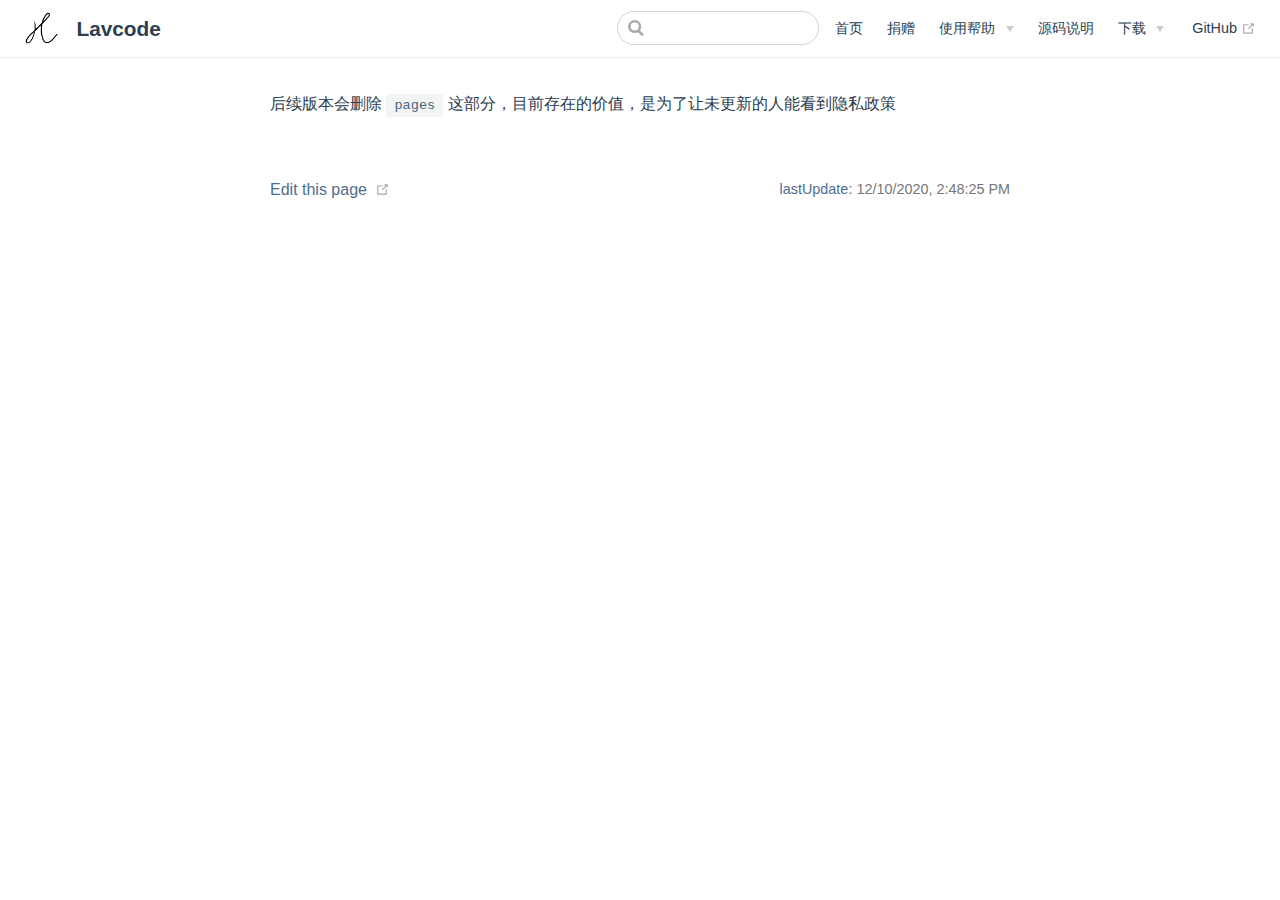
<file: pages/index.html>
<!DOCTYPE html>
<html lang="en-US">
  <head>
    <meta charset="utf-8">
    <meta name="viewport" content="width=device-width,initial-scale=1">
    <title>你不应该看到此页面 | Lavcode</title>
    <meta name="generator" content="VuePress 1.7.1">
    <link rel="icon" href="/logo.png">
    <meta name="description" content="Lavcode 开源密码管理">
    
    <link rel="preload" href="/assets/css/0.styles.8ed6ab1e.css" as="style"><link rel="preload" href="/assets/js/app.afeb0310.js" as="script"><link rel="preload" href="/assets/js/2.594478a0.js" as="script"><link rel="preload" href="/assets/js/12.54fd4fd8.js" as="script"><link rel="prefetch" href="/assets/js/10.4c0f26a1.js"><link rel="prefetch" href="/assets/js/11.af5daa0d.js"><link rel="prefetch" href="/assets/js/13.0ce8656e.js"><link rel="prefetch" href="/assets/js/14.de66d84a.js"><link rel="prefetch" href="/assets/js/15.6f48a3bc.js"><link rel="prefetch" href="/assets/js/16.cc038878.js"><link rel="prefetch" href="/assets/js/17.300e0a75.js"><link rel="prefetch" href="/assets/js/3.7ed5907b.js"><link rel="prefetch" href="/assets/js/4.ddbd7331.js"><link rel="prefetch" href="/assets/js/5.39ccba66.js"><link rel="prefetch" href="/assets/js/6.714821e7.js"><link rel="prefetch" href="/assets/js/7.4c13697e.js"><link rel="prefetch" href="/assets/js/8.6d0f7088.js"><link rel="prefetch" href="/assets/js/9.2abef18c.js">
    <link rel="stylesheet" href="/assets/css/0.styles.8ed6ab1e.css">
  </head>
  <body>
    <div id="app" data-server-rendered="true"><div class="theme-container no-sidebar"><header class="navbar"><div class="sidebar-button"><svg xmlns="http://www.w3.org/2000/svg" aria-hidden="true" role="img" viewBox="0 0 448 512" class="icon"><path fill="currentColor" d="M436 124H12c-6.627 0-12-5.373-12-12V80c0-6.627 5.373-12 12-12h424c6.627 0 12 5.373 12 12v32c0 6.627-5.373 12-12 12zm0 160H12c-6.627 0-12-5.373-12-12v-32c0-6.627 5.373-12 12-12h424c6.627 0 12 5.373 12 12v32c0 6.627-5.373 12-12 12zm0 160H12c-6.627 0-12-5.373-12-12v-32c0-6.627 5.373-12 12-12h424c6.627 0 12 5.373 12 12v32c0 6.627-5.373 12-12 12z"></path></svg></div> <a href="/" class="home-link router-link-active"><img src="/logo.png" alt="Lavcode" class="logo"> <span class="site-name can-hide">Lavcode</span></a> <div class="links"><div class="search-box"><input aria-label="Search" autocomplete="off" spellcheck="false" value=""> <!----></div> <nav class="nav-links can-hide"><div class="nav-item"><a href="/" class="nav-link">
  首页
</a></div><div class="nav-item"><a href="/donate/" class="nav-link">
  捐赠
</a></div><div class="nav-item"><div class="dropdown-wrapper"><button type="button" aria-label="使用帮助" class="dropdown-title"><span class="title">使用帮助</span> <span class="arrow down"></span></button> <button type="button" aria-label="使用帮助" class="mobile-dropdown-title"><span class="title">使用帮助</span> <span class="arrow right"></span></button> <ul class="nav-dropdown" style="display:none;"><li class="dropdown-item"><!----> <a href="/usage/" class="nav-link">
  快速开始
</a></li><li class="dropdown-item"><!----> <a href="/usage/svgicon/" class="nav-link">
  Svg图标
</a></li></ul></div></div><div class="nav-item"><a href="/dev/" class="nav-link">
  源码说明
</a></div><div class="nav-item"><div class="dropdown-wrapper"><button type="button" aria-label="下载" class="dropdown-title"><span class="title">下载</span> <span class="arrow down"></span></button> <button type="button" aria-label="下载" class="mobile-dropdown-title"><span class="title">下载</span> <span class="arrow right"></span></button> <ul class="nav-dropdown" style="display:none;"><li class="dropdown-item"><!----> <a href="https://www.microsoft.com/store/apps/9N3N7R34ZJDC" target="_blank" rel="noopener noreferrer" class="nav-link external">
  Windows 10
  <span><svg xmlns="http://www.w3.org/2000/svg" aria-hidden="true" focusable="false" x="0px" y="0px" viewBox="0 0 100 100" width="15" height="15" class="icon outbound"><path fill="currentColor" d="M18.8,85.1h56l0,0c2.2,0,4-1.8,4-4v-32h-8v28h-48v-48h28v-8h-32l0,0c-2.2,0-4,1.8-4,4v56C14.8,83.3,16.6,85.1,18.8,85.1z"></path> <polygon fill="currentColor" points="45.7,48.7 51.3,54.3 77.2,28.5 77.2,37.2 85.2,37.2 85.2,14.9 62.8,14.9 62.8,22.9 71.5,22.9"></polygon></svg> <span class="sr-only">(opens new window)</span></span></a></li></ul></div></div> <a href="https://github.com/hal-wang/Lavcode" target="_blank" rel="noopener noreferrer" class="repo-link">
    GitHub
    <span><svg xmlns="http://www.w3.org/2000/svg" aria-hidden="true" focusable="false" x="0px" y="0px" viewBox="0 0 100 100" width="15" height="15" class="icon outbound"><path fill="currentColor" d="M18.8,85.1h56l0,0c2.2,0,4-1.8,4-4v-32h-8v28h-48v-48h28v-8h-32l0,0c-2.2,0-4,1.8-4,4v56C14.8,83.3,16.6,85.1,18.8,85.1z"></path> <polygon fill="currentColor" points="45.7,48.7 51.3,54.3 77.2,28.5 77.2,37.2 85.2,37.2 85.2,14.9 62.8,14.9 62.8,22.9 71.5,22.9"></polygon></svg> <span class="sr-only">(opens new window)</span></span></a></nav></div></header> <div class="sidebar-mask"></div> <aside class="sidebar"><nav class="nav-links"><div class="nav-item"><a href="/" class="nav-link">
  首页
</a></div><div class="nav-item"><a href="/donate/" class="nav-link">
  捐赠
</a></div><div class="nav-item"><div class="dropdown-wrapper"><button type="button" aria-label="使用帮助" class="dropdown-title"><span class="title">使用帮助</span> <span class="arrow down"></span></button> <button type="button" aria-label="使用帮助" class="mobile-dropdown-title"><span class="title">使用帮助</span> <span class="arrow right"></span></button> <ul class="nav-dropdown" style="display:none;"><li class="dropdown-item"><!----> <a href="/usage/" class="nav-link">
  快速开始
</a></li><li class="dropdown-item"><!----> <a href="/usage/svgicon/" class="nav-link">
  Svg图标
</a></li></ul></div></div><div class="nav-item"><a href="/dev/" class="nav-link">
  源码说明
</a></div><div class="nav-item"><div class="dropdown-wrapper"><button type="button" aria-label="下载" class="dropdown-title"><span class="title">下载</span> <span class="arrow down"></span></button> <button type="button" aria-label="下载" class="mobile-dropdown-title"><span class="title">下载</span> <span class="arrow right"></span></button> <ul class="nav-dropdown" style="display:none;"><li class="dropdown-item"><!----> <a href="https://www.microsoft.com/store/apps/9N3N7R34ZJDC" target="_blank" rel="noopener noreferrer" class="nav-link external">
  Windows 10
  <span><svg xmlns="http://www.w3.org/2000/svg" aria-hidden="true" focusable="false" x="0px" y="0px" viewBox="0 0 100 100" width="15" height="15" class="icon outbound"><path fill="currentColor" d="M18.8,85.1h56l0,0c2.2,0,4-1.8,4-4v-32h-8v28h-48v-48h28v-8h-32l0,0c-2.2,0-4,1.8-4,4v56C14.8,83.3,16.6,85.1,18.8,85.1z"></path> <polygon fill="currentColor" points="45.7,48.7 51.3,54.3 77.2,28.5 77.2,37.2 85.2,37.2 85.2,14.9 62.8,14.9 62.8,22.9 71.5,22.9"></polygon></svg> <span class="sr-only">(opens new window)</span></span></a></li></ul></div></div> <a href="https://github.com/hal-wang/Lavcode" target="_blank" rel="noopener noreferrer" class="repo-link">
    GitHub
    <span><svg xmlns="http://www.w3.org/2000/svg" aria-hidden="true" focusable="false" x="0px" y="0px" viewBox="0 0 100 100" width="15" height="15" class="icon outbound"><path fill="currentColor" d="M18.8,85.1h56l0,0c2.2,0,4-1.8,4-4v-32h-8v28h-48v-48h28v-8h-32l0,0c-2.2,0-4,1.8-4,4v56C14.8,83.3,16.6,85.1,18.8,85.1z"></path> <polygon fill="currentColor" points="45.7,48.7 51.3,54.3 77.2,28.5 77.2,37.2 85.2,37.2 85.2,14.9 62.8,14.9 62.8,22.9 71.5,22.9"></polygon></svg> <span class="sr-only">(opens new window)</span></span></a></nav>  <!----> </aside> <main class="page"> <div class="theme-default-content content__default"><p>后续版本会删除 <code>pages</code> 这部分，目前存在的价值，是为了让未更新的人能看到隐私政策</p></div> <footer class="page-edit"><div class="edit-link"><a href="https://github.com/hal-wang/Lavcode/edit/master/pages/README.md" target="_blank" rel="noopener noreferrer">Edit this page</a> <span><svg xmlns="http://www.w3.org/2000/svg" aria-hidden="true" focusable="false" x="0px" y="0px" viewBox="0 0 100 100" width="15" height="15" class="icon outbound"><path fill="currentColor" d="M18.8,85.1h56l0,0c2.2,0,4-1.8,4-4v-32h-8v28h-48v-48h28v-8h-32l0,0c-2.2,0-4,1.8-4,4v56C14.8,83.3,16.6,85.1,18.8,85.1z"></path> <polygon fill="currentColor" points="45.7,48.7 51.3,54.3 77.2,28.5 77.2,37.2 85.2,37.2 85.2,14.9 62.8,14.9 62.8,22.9 71.5,22.9"></polygon></svg> <span class="sr-only">(opens new window)</span></span></div> <div class="last-updated"><span class="prefix">lastUpdate:</span> <span class="time">12/10/2020, 2:48:25 PM</span></div></footer> <!----> </main></div><div class="global-ui"></div></div>
    <script src="/assets/js/app.afeb0310.js" defer></script><script src="/assets/js/2.594478a0.js" defer></script><script src="/assets/js/12.54fd4fd8.js" defer></script>
  </body>
</html>
</file>
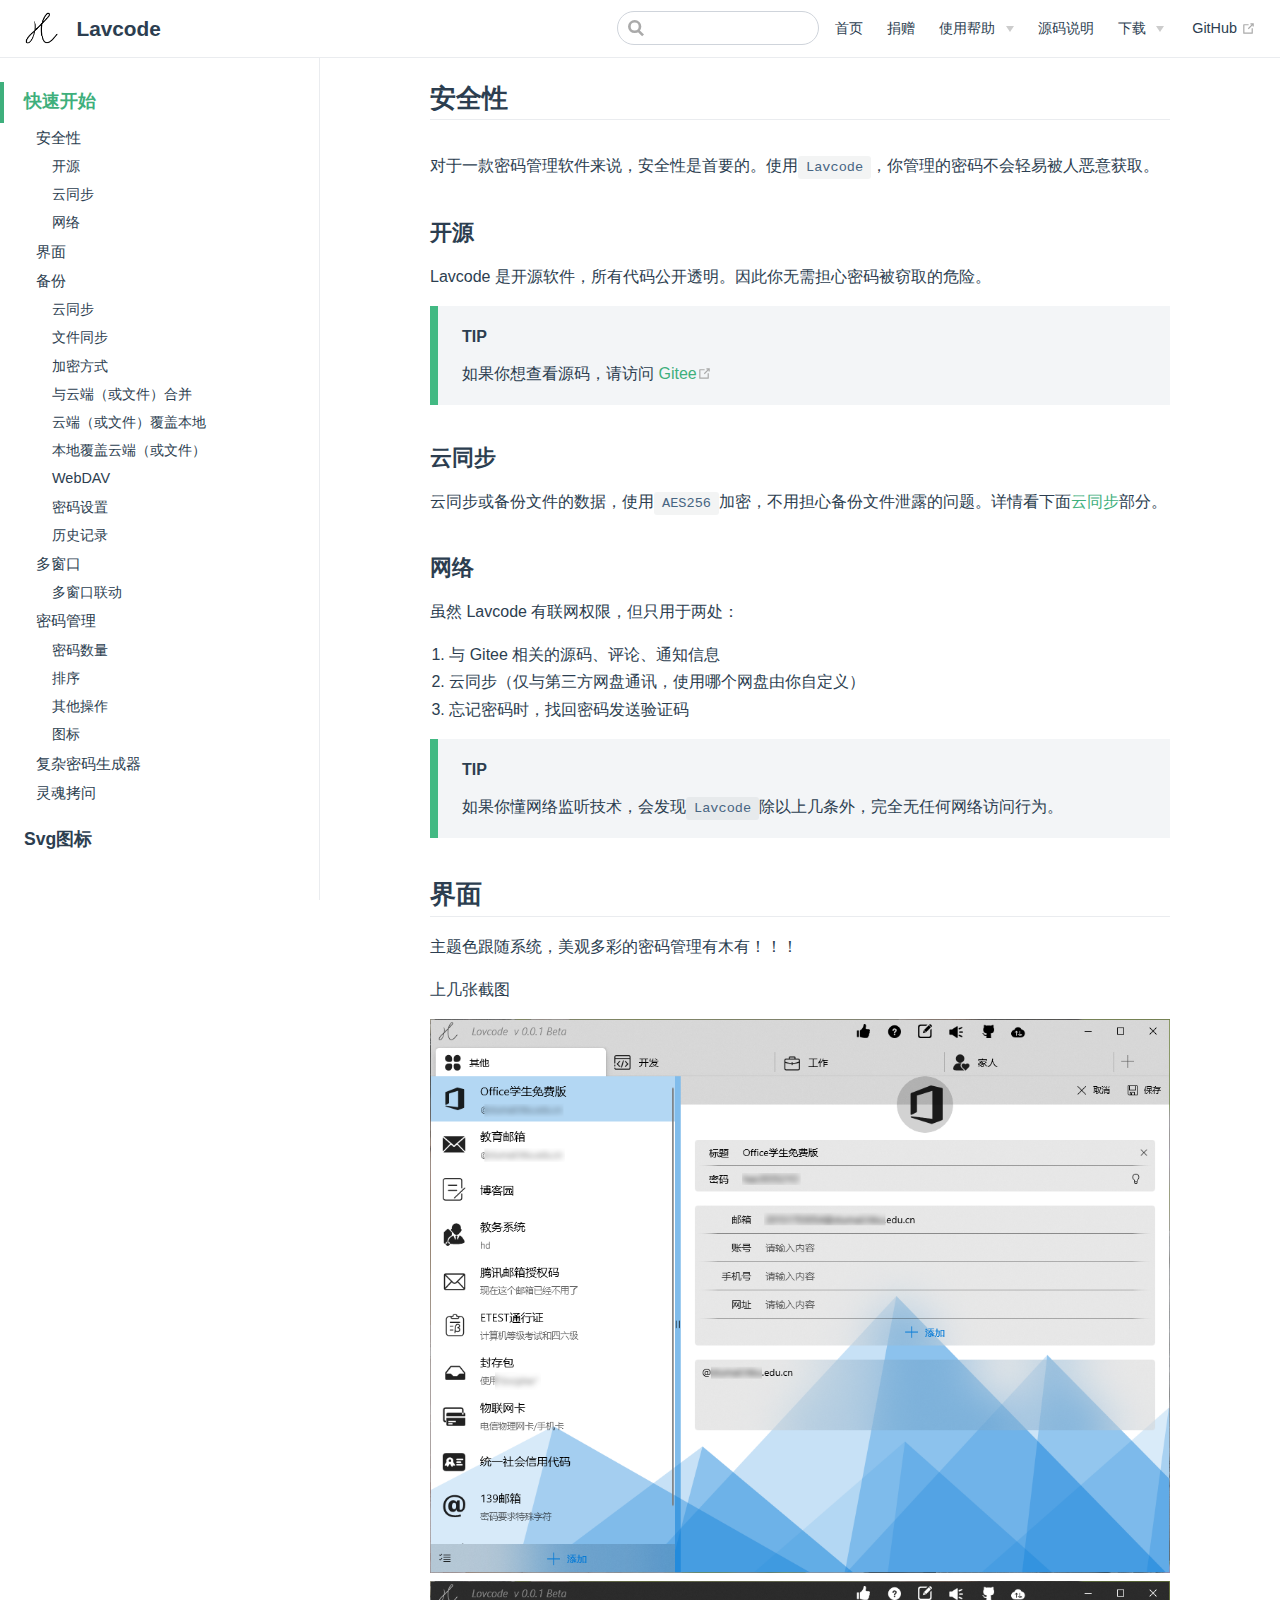
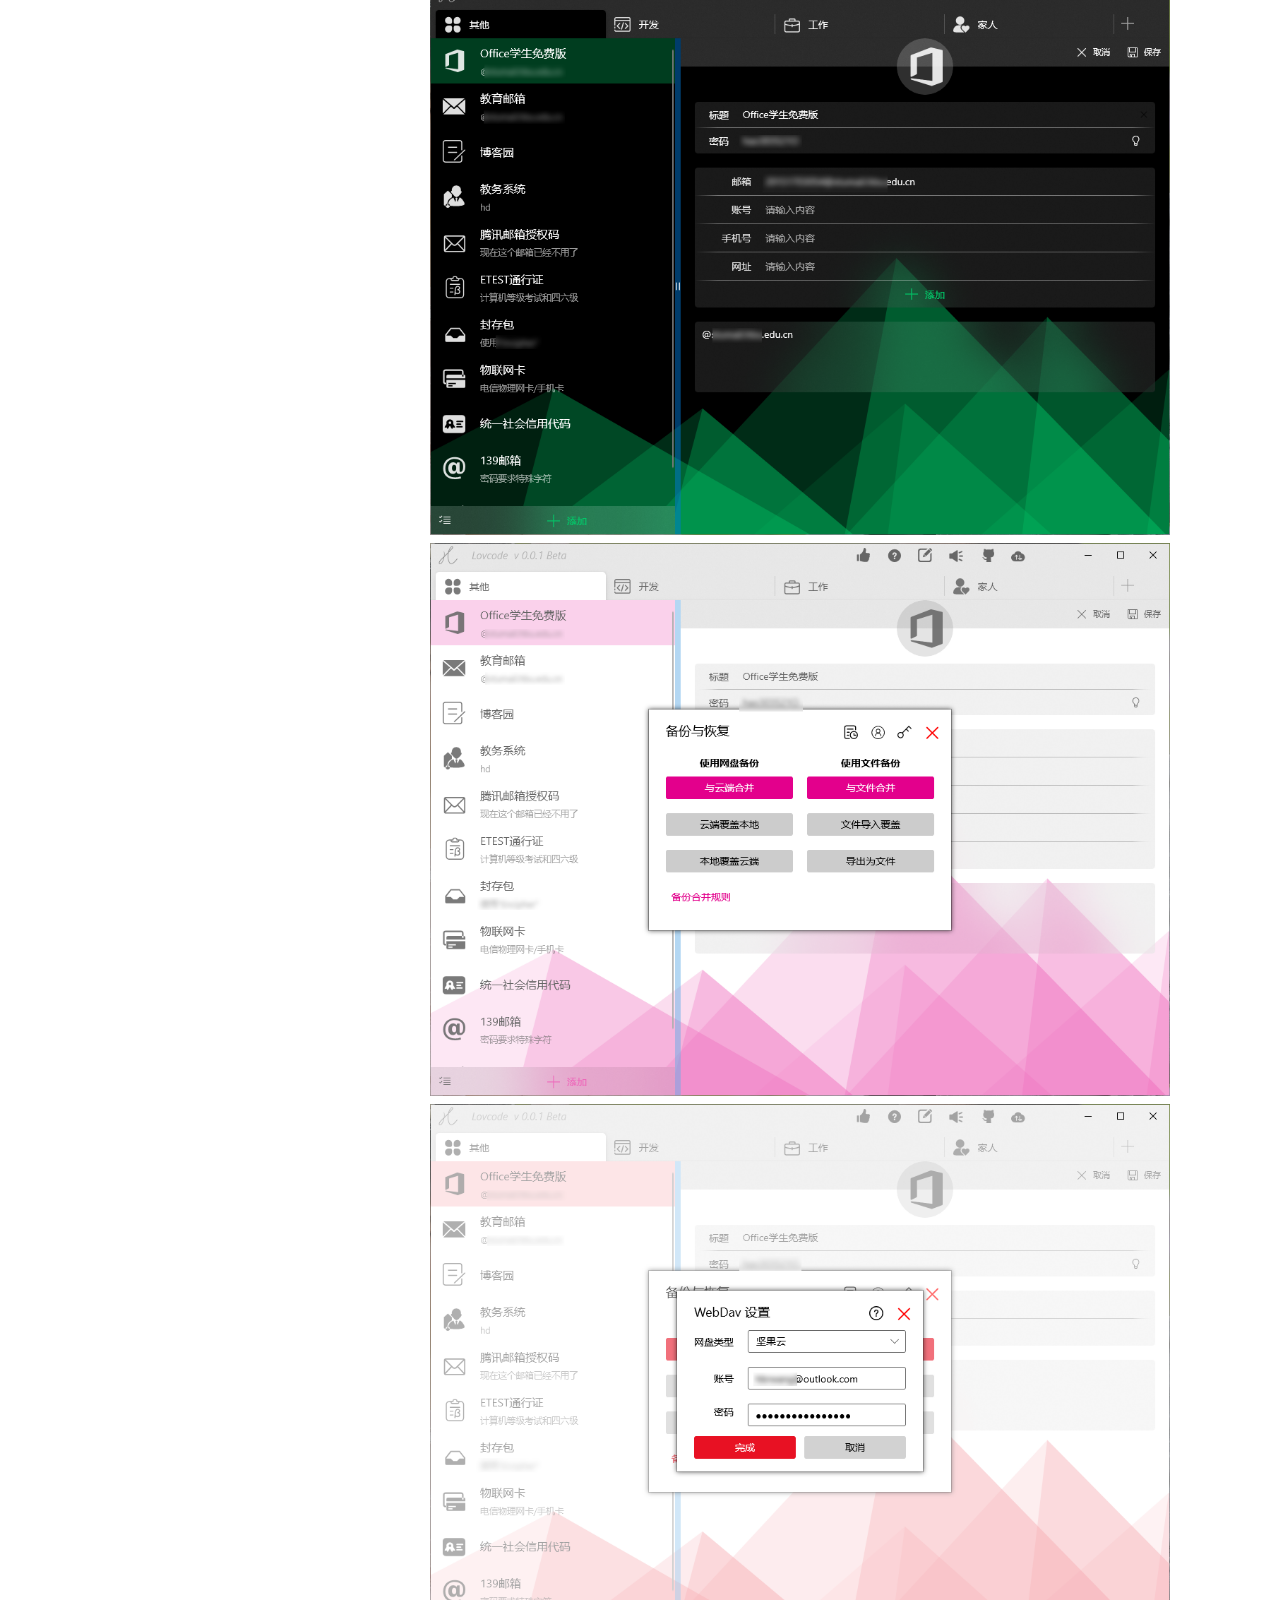
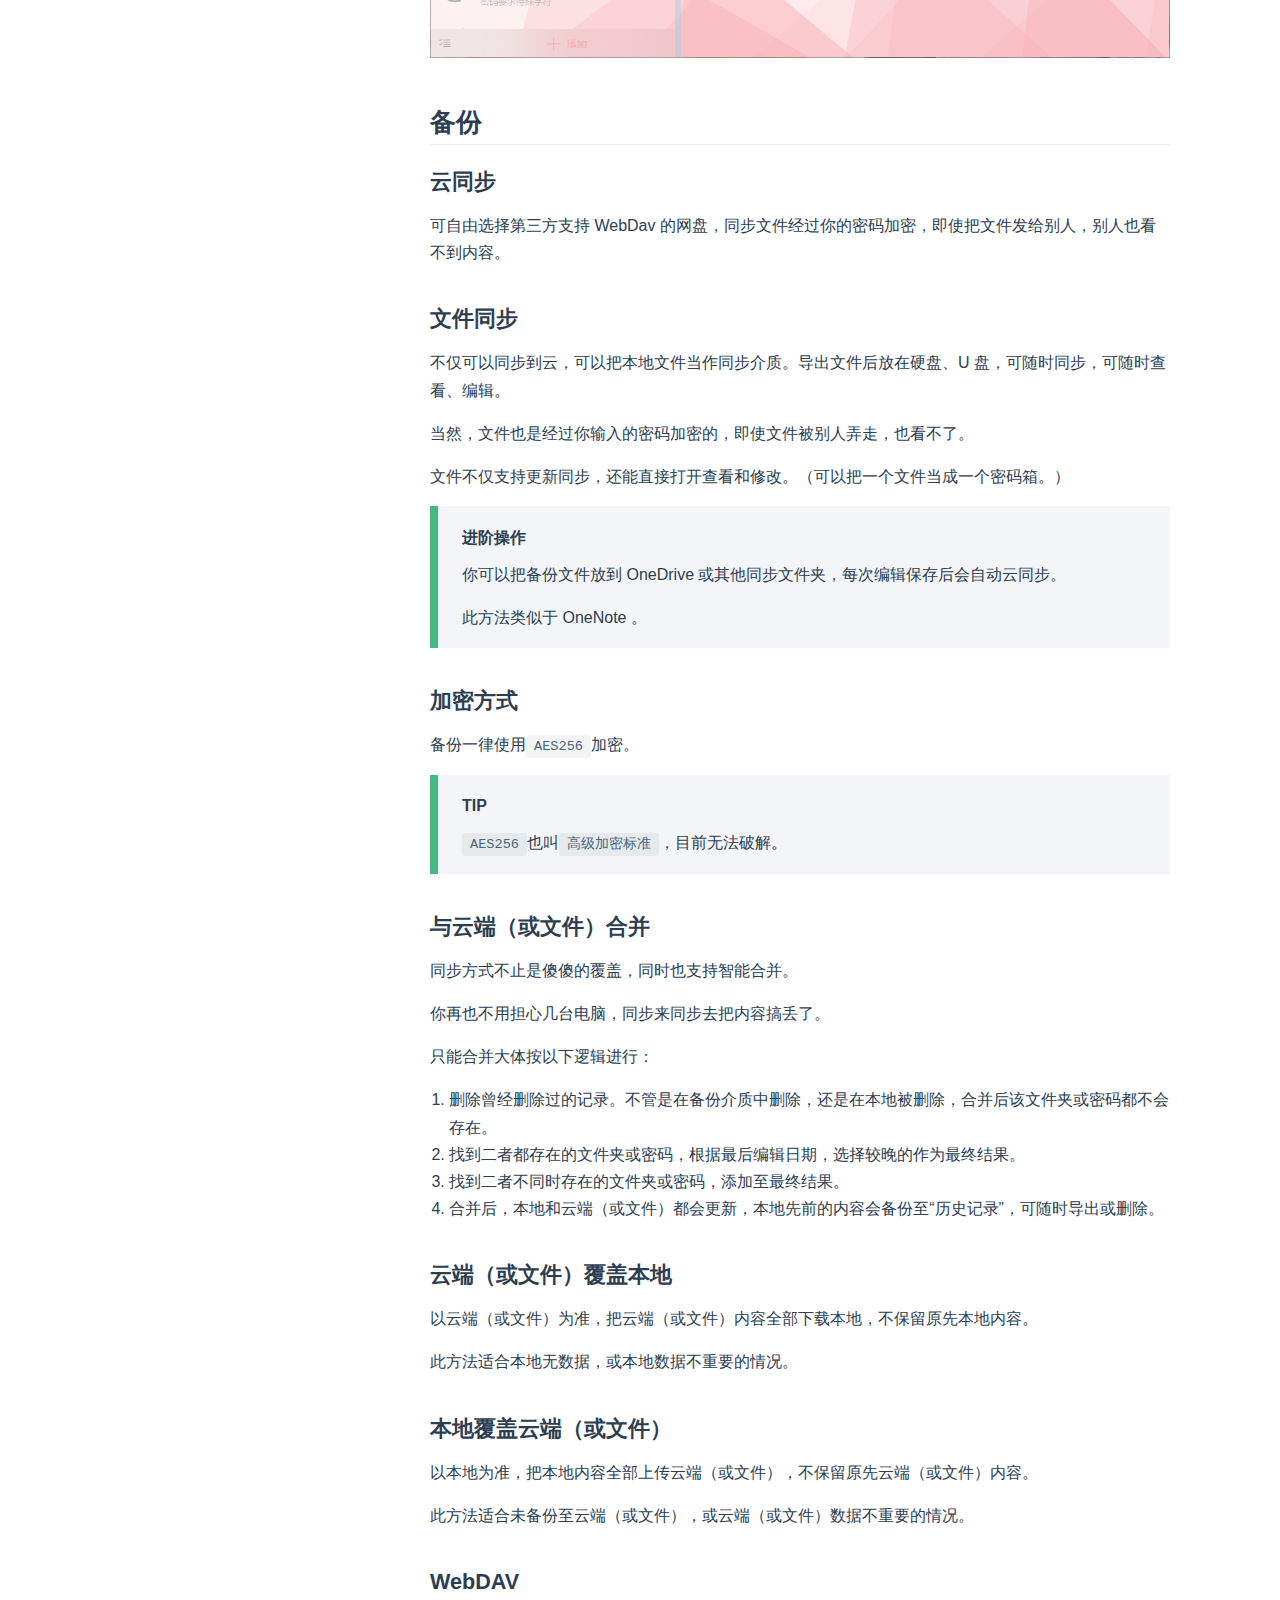
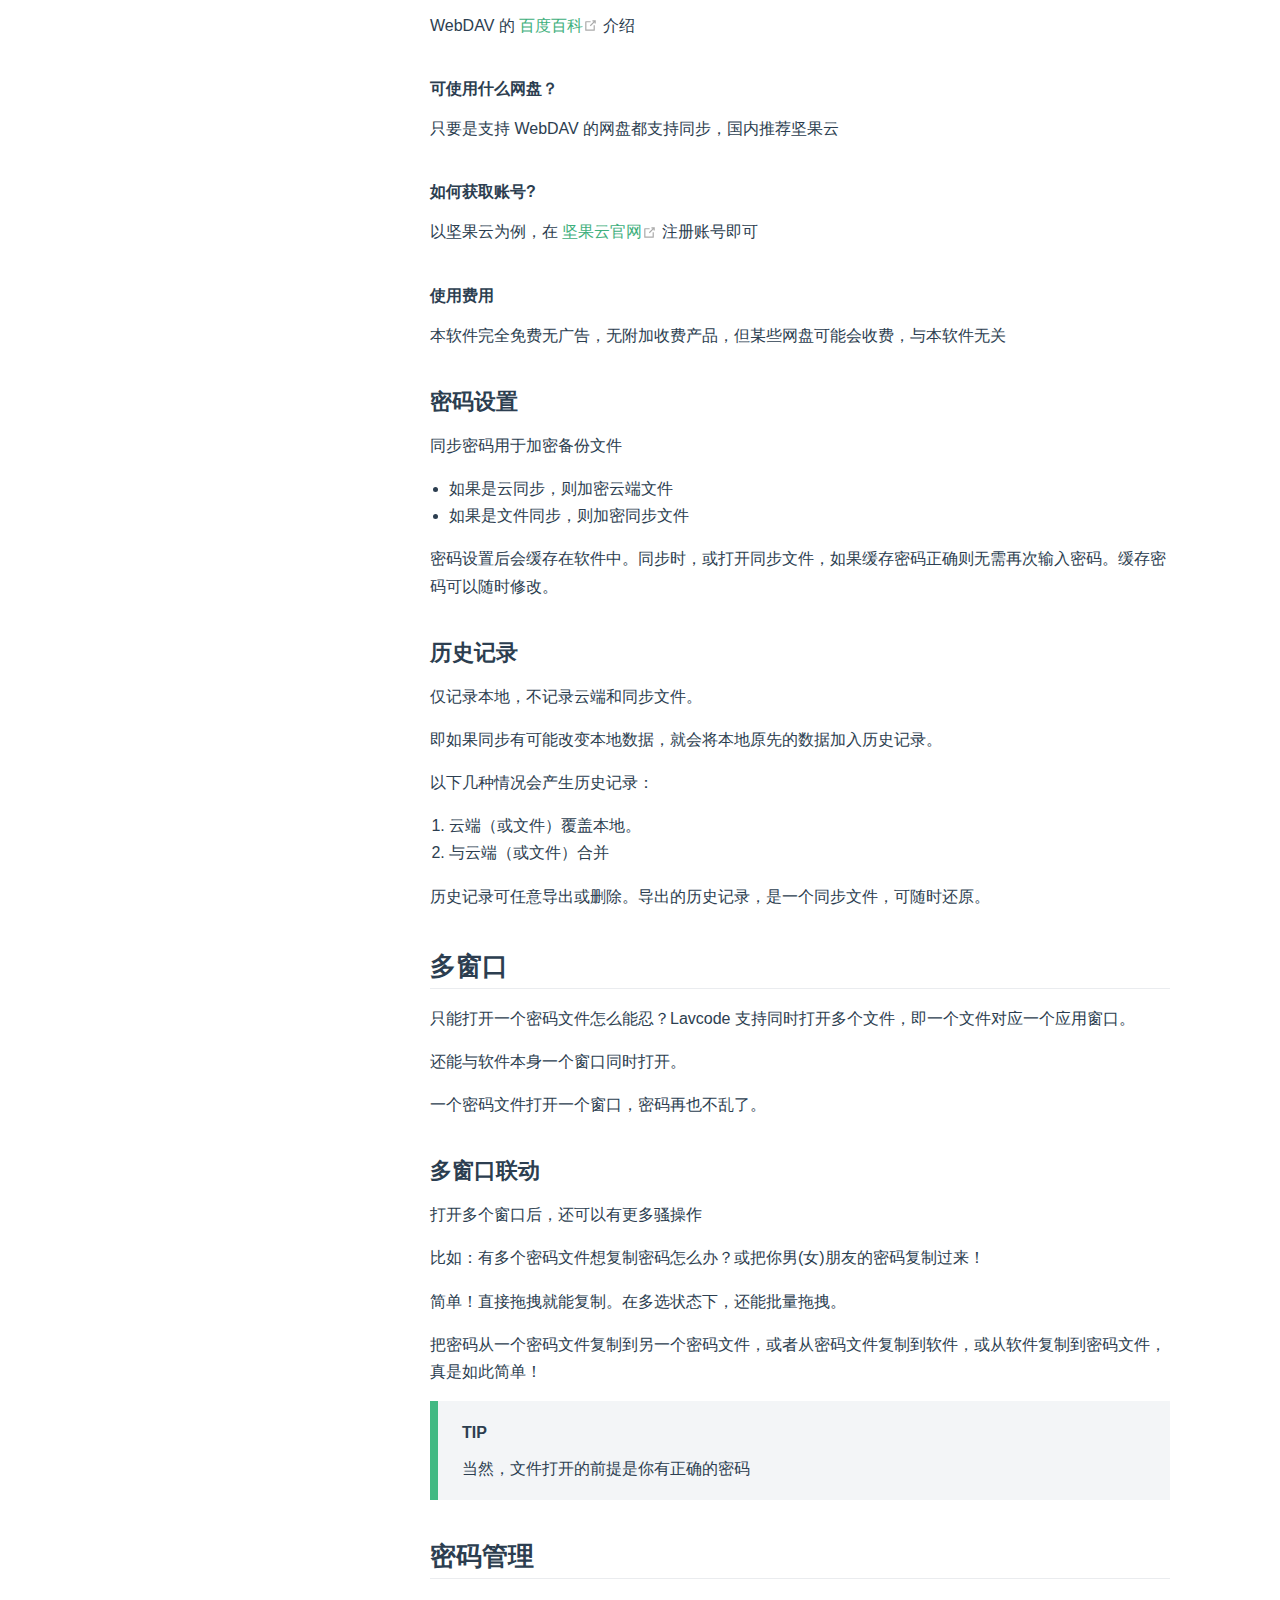
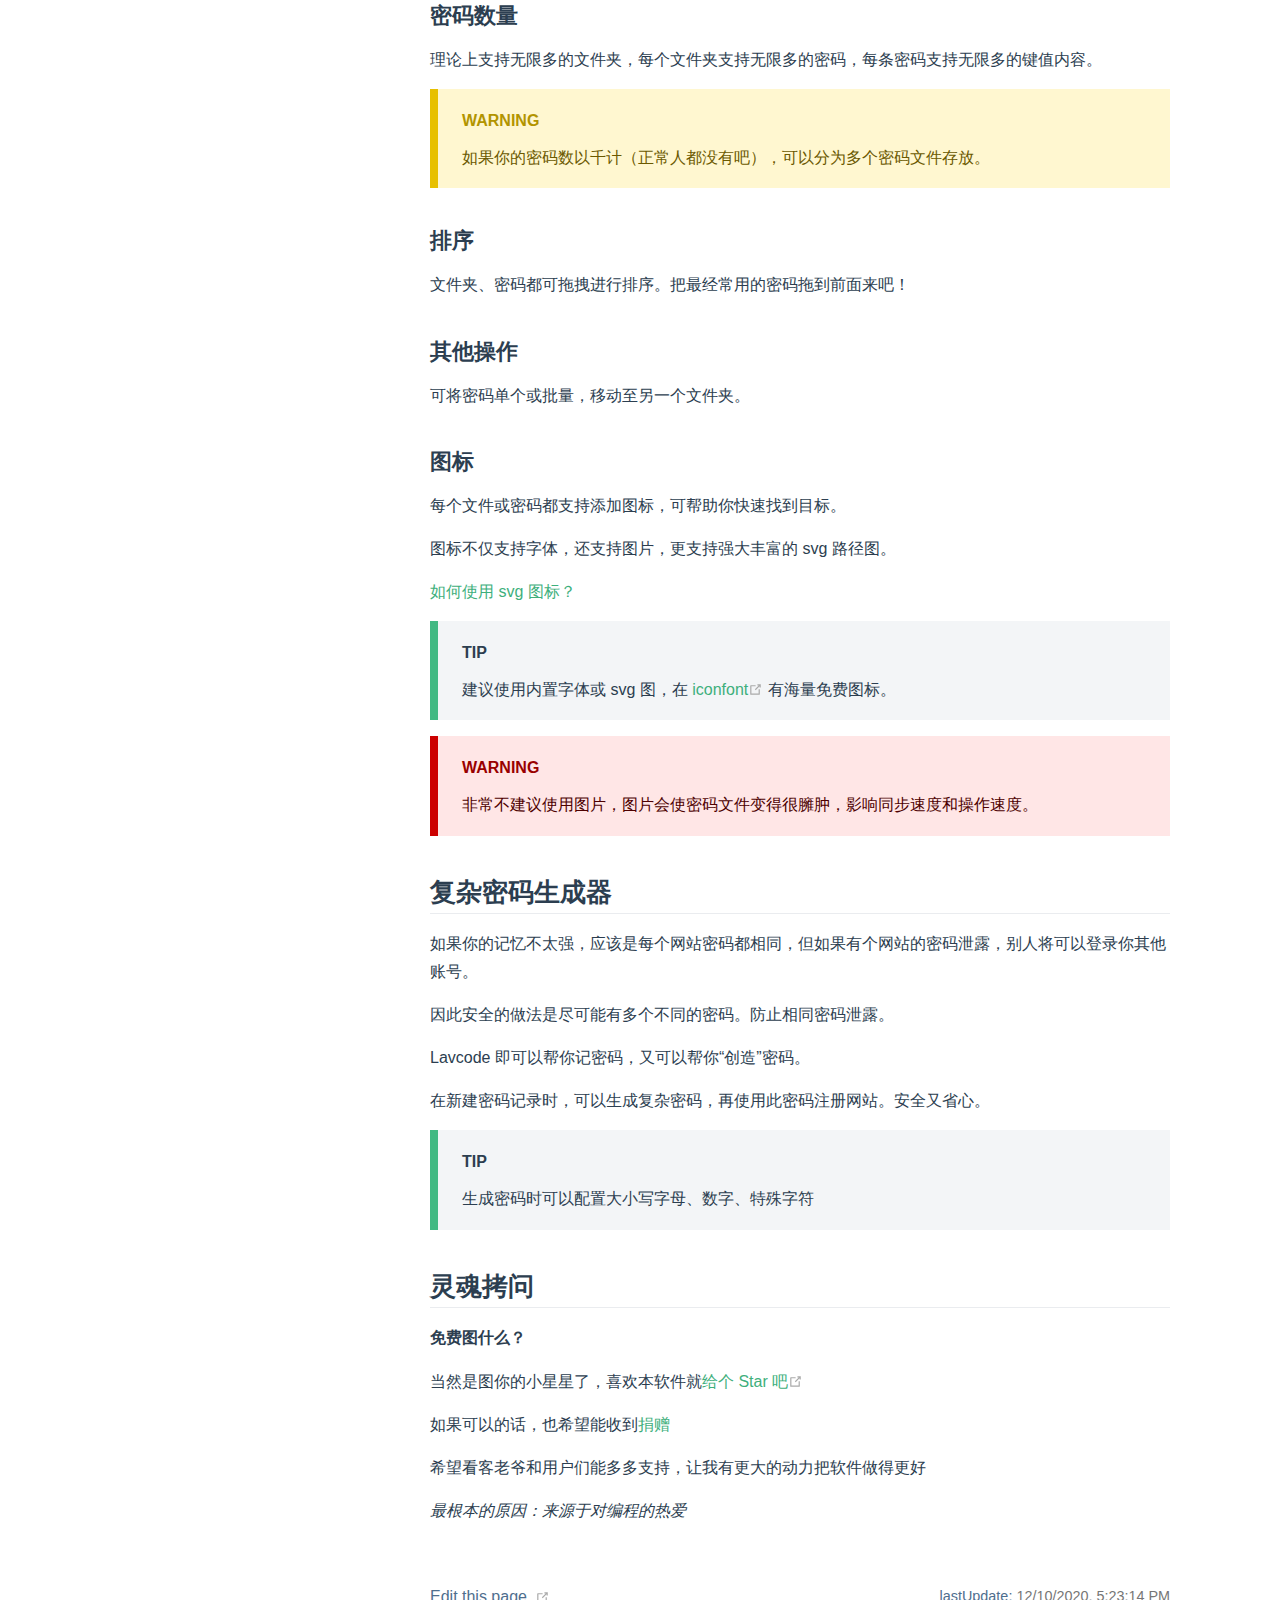
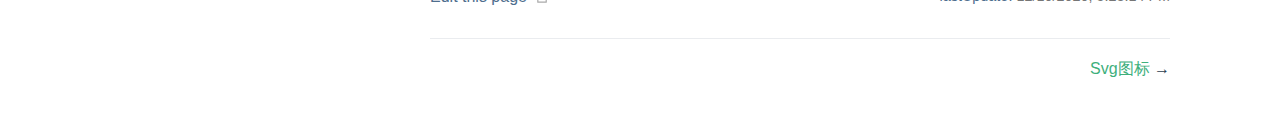
<file: usage/index.html>
<!DOCTYPE html>
<html lang="en-US">
  <head>
    <meta charset="utf-8">
    <meta name="viewport" content="width=device-width,initial-scale=1">
    <title>快速开始 | Lavcode</title>
    <meta name="generator" content="VuePress 1.7.1">
    <link rel="icon" href="/logo.png">
    <meta name="description" content="Lavcode 开源密码管理">
    
    <link rel="preload" href="/assets/css/0.styles.8ed6ab1e.css" as="style"><link rel="preload" href="/assets/js/app.afeb0310.js" as="script"><link rel="preload" href="/assets/js/2.594478a0.js" as="script"><link rel="preload" href="/assets/js/17.300e0a75.js" as="script"><link rel="prefetch" href="/assets/js/10.4c0f26a1.js"><link rel="prefetch" href="/assets/js/11.af5daa0d.js"><link rel="prefetch" href="/assets/js/12.54fd4fd8.js"><link rel="prefetch" href="/assets/js/13.0ce8656e.js"><link rel="prefetch" href="/assets/js/14.de66d84a.js"><link rel="prefetch" href="/assets/js/15.6f48a3bc.js"><link rel="prefetch" href="/assets/js/16.cc038878.js"><link rel="prefetch" href="/assets/js/3.7ed5907b.js"><link rel="prefetch" href="/assets/js/4.ddbd7331.js"><link rel="prefetch" href="/assets/js/5.39ccba66.js"><link rel="prefetch" href="/assets/js/6.714821e7.js"><link rel="prefetch" href="/assets/js/7.4c13697e.js"><link rel="prefetch" href="/assets/js/8.6d0f7088.js"><link rel="prefetch" href="/assets/js/9.2abef18c.js">
    <link rel="stylesheet" href="/assets/css/0.styles.8ed6ab1e.css">
  </head>
  <body>
    <div id="app" data-server-rendered="true"><div class="theme-container"><header class="navbar"><div class="sidebar-button"><svg xmlns="http://www.w3.org/2000/svg" aria-hidden="true" role="img" viewBox="0 0 448 512" class="icon"><path fill="currentColor" d="M436 124H12c-6.627 0-12-5.373-12-12V80c0-6.627 5.373-12 12-12h424c6.627 0 12 5.373 12 12v32c0 6.627-5.373 12-12 12zm0 160H12c-6.627 0-12-5.373-12-12v-32c0-6.627 5.373-12 12-12h424c6.627 0 12 5.373 12 12v32c0 6.627-5.373 12-12 12zm0 160H12c-6.627 0-12-5.373-12-12v-32c0-6.627 5.373-12 12-12h424c6.627 0 12 5.373 12 12v32c0 6.627-5.373 12-12 12z"></path></svg></div> <a href="/" class="home-link router-link-active"><img src="/logo.png" alt="Lavcode" class="logo"> <span class="site-name can-hide">Lavcode</span></a> <div class="links"><div class="search-box"><input aria-label="Search" autocomplete="off" spellcheck="false" value=""> <!----></div> <nav class="nav-links can-hide"><div class="nav-item"><a href="/" class="nav-link">
  首页
</a></div><div class="nav-item"><a href="/donate/" class="nav-link">
  捐赠
</a></div><div class="nav-item"><div class="dropdown-wrapper"><button type="button" aria-label="使用帮助" class="dropdown-title"><span class="title">使用帮助</span> <span class="arrow down"></span></button> <button type="button" aria-label="使用帮助" class="mobile-dropdown-title"><span class="title">使用帮助</span> <span class="arrow right"></span></button> <ul class="nav-dropdown" style="display:none;"><li class="dropdown-item"><!----> <a href="/usage/" aria-current="page" class="nav-link router-link-exact-active router-link-active">
  快速开始
</a></li><li class="dropdown-item"><!----> <a href="/usage/svgicon/" class="nav-link">
  Svg图标
</a></li></ul></div></div><div class="nav-item"><a href="/dev/" class="nav-link">
  源码说明
</a></div><div class="nav-item"><div class="dropdown-wrapper"><button type="button" aria-label="下载" class="dropdown-title"><span class="title">下载</span> <span class="arrow down"></span></button> <button type="button" aria-label="下载" class="mobile-dropdown-title"><span class="title">下载</span> <span class="arrow right"></span></button> <ul class="nav-dropdown" style="display:none;"><li class="dropdown-item"><!----> <a href="https://www.microsoft.com/store/apps/9N3N7R34ZJDC" target="_blank" rel="noopener noreferrer" class="nav-link external">
  Windows 10
  <span><svg xmlns="http://www.w3.org/2000/svg" aria-hidden="true" focusable="false" x="0px" y="0px" viewBox="0 0 100 100" width="15" height="15" class="icon outbound"><path fill="currentColor" d="M18.8,85.1h56l0,0c2.2,0,4-1.8,4-4v-32h-8v28h-48v-48h28v-8h-32l0,0c-2.2,0-4,1.8-4,4v56C14.8,83.3,16.6,85.1,18.8,85.1z"></path> <polygon fill="currentColor" points="45.7,48.7 51.3,54.3 77.2,28.5 77.2,37.2 85.2,37.2 85.2,14.9 62.8,14.9 62.8,22.9 71.5,22.9"></polygon></svg> <span class="sr-only">(opens new window)</span></span></a></li></ul></div></div> <a href="https://github.com/hal-wang/Lavcode" target="_blank" rel="noopener noreferrer" class="repo-link">
    GitHub
    <span><svg xmlns="http://www.w3.org/2000/svg" aria-hidden="true" focusable="false" x="0px" y="0px" viewBox="0 0 100 100" width="15" height="15" class="icon outbound"><path fill="currentColor" d="M18.8,85.1h56l0,0c2.2,0,4-1.8,4-4v-32h-8v28h-48v-48h28v-8h-32l0,0c-2.2,0-4,1.8-4,4v56C14.8,83.3,16.6,85.1,18.8,85.1z"></path> <polygon fill="currentColor" points="45.7,48.7 51.3,54.3 77.2,28.5 77.2,37.2 85.2,37.2 85.2,14.9 62.8,14.9 62.8,22.9 71.5,22.9"></polygon></svg> <span class="sr-only">(opens new window)</span></span></a></nav></div></header> <div class="sidebar-mask"></div> <aside class="sidebar"><nav class="nav-links"><div class="nav-item"><a href="/" class="nav-link">
  首页
</a></div><div class="nav-item"><a href="/donate/" class="nav-link">
  捐赠
</a></div><div class="nav-item"><div class="dropdown-wrapper"><button type="button" aria-label="使用帮助" class="dropdown-title"><span class="title">使用帮助</span> <span class="arrow down"></span></button> <button type="button" aria-label="使用帮助" class="mobile-dropdown-title"><span class="title">使用帮助</span> <span class="arrow right"></span></button> <ul class="nav-dropdown" style="display:none;"><li class="dropdown-item"><!----> <a href="/usage/" aria-current="page" class="nav-link router-link-exact-active router-link-active">
  快速开始
</a></li><li class="dropdown-item"><!----> <a href="/usage/svgicon/" class="nav-link">
  Svg图标
</a></li></ul></div></div><div class="nav-item"><a href="/dev/" class="nav-link">
  源码说明
</a></div><div class="nav-item"><div class="dropdown-wrapper"><button type="button" aria-label="下载" class="dropdown-title"><span class="title">下载</span> <span class="arrow down"></span></button> <button type="button" aria-label="下载" class="mobile-dropdown-title"><span class="title">下载</span> <span class="arrow right"></span></button> <ul class="nav-dropdown" style="display:none;"><li class="dropdown-item"><!----> <a href="https://www.microsoft.com/store/apps/9N3N7R34ZJDC" target="_blank" rel="noopener noreferrer" class="nav-link external">
  Windows 10
  <span><svg xmlns="http://www.w3.org/2000/svg" aria-hidden="true" focusable="false" x="0px" y="0px" viewBox="0 0 100 100" width="15" height="15" class="icon outbound"><path fill="currentColor" d="M18.8,85.1h56l0,0c2.2,0,4-1.8,4-4v-32h-8v28h-48v-48h28v-8h-32l0,0c-2.2,0-4,1.8-4,4v56C14.8,83.3,16.6,85.1,18.8,85.1z"></path> <polygon fill="currentColor" points="45.7,48.7 51.3,54.3 77.2,28.5 77.2,37.2 85.2,37.2 85.2,14.9 62.8,14.9 62.8,22.9 71.5,22.9"></polygon></svg> <span class="sr-only">(opens new window)</span></span></a></li></ul></div></div> <a href="https://github.com/hal-wang/Lavcode" target="_blank" rel="noopener noreferrer" class="repo-link">
    GitHub
    <span><svg xmlns="http://www.w3.org/2000/svg" aria-hidden="true" focusable="false" x="0px" y="0px" viewBox="0 0 100 100" width="15" height="15" class="icon outbound"><path fill="currentColor" d="M18.8,85.1h56l0,0c2.2,0,4-1.8,4-4v-32h-8v28h-48v-48h28v-8h-32l0,0c-2.2,0-4,1.8-4,4v56C14.8,83.3,16.6,85.1,18.8,85.1z"></path> <polygon fill="currentColor" points="45.7,48.7 51.3,54.3 77.2,28.5 77.2,37.2 85.2,37.2 85.2,14.9 62.8,14.9 62.8,22.9 71.5,22.9"></polygon></svg> <span class="sr-only">(opens new window)</span></span></a></nav>  <ul class="sidebar-links"><li><a href="/usage/" aria-current="page" class="active sidebar-link">快速开始</a><ul class="sidebar-sub-headers"><li class="sidebar-sub-header"><a href="/usage/#安全性" class="sidebar-link">安全性</a><ul class="sidebar-sub-headers"><li class="sidebar-sub-header"><a href="/usage/#开源" class="sidebar-link">开源</a></li><li class="sidebar-sub-header"><a href="/usage/#云同步" class="sidebar-link">云同步</a></li><li class="sidebar-sub-header"><a href="/usage/#网络" class="sidebar-link">网络</a></li></ul></li><li class="sidebar-sub-header"><a href="/usage/#界面" class="sidebar-link">界面</a></li><li class="sidebar-sub-header"><a href="/usage/#备份" class="sidebar-link">备份</a><ul class="sidebar-sub-headers"><li class="sidebar-sub-header"><a href="/usage/#云同步-2" class="sidebar-link">云同步</a></li><li class="sidebar-sub-header"><a href="/usage/#文件同步" class="sidebar-link">文件同步</a></li><li class="sidebar-sub-header"><a href="/usage/#加密方式" class="sidebar-link">加密方式</a></li><li class="sidebar-sub-header"><a href="/usage/#与云端-或文件-合并" class="sidebar-link">与云端（或文件）合并</a></li><li class="sidebar-sub-header"><a href="/usage/#云端-或文件-覆盖本地" class="sidebar-link">云端（或文件）覆盖本地</a></li><li class="sidebar-sub-header"><a href="/usage/#本地覆盖云端-或文件" class="sidebar-link">本地覆盖云端（或文件）</a></li><li class="sidebar-sub-header"><a href="/usage/#webdav" class="sidebar-link">WebDAV</a></li><li class="sidebar-sub-header"><a href="/usage/#密码设置" class="sidebar-link">密码设置</a></li><li class="sidebar-sub-header"><a href="/usage/#历史记录" class="sidebar-link">历史记录</a></li></ul></li><li class="sidebar-sub-header"><a href="/usage/#多窗口" class="sidebar-link">多窗口</a><ul class="sidebar-sub-headers"><li class="sidebar-sub-header"><a href="/usage/#多窗口联动" class="sidebar-link">多窗口联动</a></li></ul></li><li class="sidebar-sub-header"><a href="/usage/#密码管理" class="sidebar-link">密码管理</a><ul class="sidebar-sub-headers"><li class="sidebar-sub-header"><a href="/usage/#密码数量" class="sidebar-link">密码数量</a></li><li class="sidebar-sub-header"><a href="/usage/#排序" class="sidebar-link">排序</a></li><li class="sidebar-sub-header"><a href="/usage/#其他操作" class="sidebar-link">其他操作</a></li><li class="sidebar-sub-header"><a href="/usage/#图标" class="sidebar-link">图标</a></li></ul></li><li class="sidebar-sub-header"><a href="/usage/#复杂密码生成器" class="sidebar-link">复杂密码生成器</a></li><li class="sidebar-sub-header"><a href="/usage/#灵魂拷问" class="sidebar-link">灵魂拷问</a></li></ul></li><li><a href="/usage/svgicon/" class="sidebar-link">Svg图标</a></li></ul> </aside> <main class="page"> <div class="theme-default-content content__default"><h2 id="安全性"><a href="#安全性" class="header-anchor">#</a> 安全性</h2> <p>对于一款密码管理软件来说，安全性是首要的。使用<code>Lavcode</code>，你管理的密码不会轻易被人恶意获取。</p> <h3 id="开源"><a href="#开源" class="header-anchor">#</a> 开源</h3> <p>Lavcode 是开源软件，所有代码公开透明。因此你无需担心密码被窃取的危险。</p> <div class="custom-block tip"><p class="custom-block-title">TIP</p> <p>如果你想查看源码，请访问 <a href="https://github.com/hal-wang/Lavcode" target="_blank" rel="noopener noreferrer">Gitee<span><svg xmlns="http://www.w3.org/2000/svg" aria-hidden="true" focusable="false" x="0px" y="0px" viewBox="0 0 100 100" width="15" height="15" class="icon outbound"><path fill="currentColor" d="M18.8,85.1h56l0,0c2.2,0,4-1.8,4-4v-32h-8v28h-48v-48h28v-8h-32l0,0c-2.2,0-4,1.8-4,4v56C14.8,83.3,16.6,85.1,18.8,85.1z"></path> <polygon fill="currentColor" points="45.7,48.7 51.3,54.3 77.2,28.5 77.2,37.2 85.2,37.2 85.2,14.9 62.8,14.9 62.8,22.9 71.5,22.9"></polygon></svg> <span class="sr-only">(opens new window)</span></span></a></p></div> <h3 id="云同步"><a href="#云同步" class="header-anchor">#</a> 云同步</h3> <p>云同步或备份文件的数据，使用<code>AES256</code>加密，不用担心备份文件泄露的问题。详情看下面<a href="#%E4%BA%91%E5%90%8C%E6%AD%A5">云同步</a>部分。</p> <h3 id="网络"><a href="#网络" class="header-anchor">#</a> 网络</h3> <p>虽然 Lavcode 有联网权限，但只用于两处：</p> <ol><li>与 Gitee 相关的源码、评论、通知信息</li> <li>云同步（仅与第三方网盘通讯，使用哪个网盘由你自定义）</li> <li>忘记密码时，找回密码发送验证码</li></ol> <div class="custom-block tip"><p class="custom-block-title">TIP</p> <p>如果你懂网络监听技术，会发现<code>Lavcode</code>除以上几条外，完全无任何网络访问行为。</p></div> <h2 id="界面"><a href="#界面" class="header-anchor">#</a> 界面</h2> <p>主题色跟随系统，美观多彩的密码管理有木有！！！</p> <p>上几张截图</p> <p><img src="/screenshots/1.png" alt="截图1"> <img src="/screenshots/2.png" alt="截图2"> <img src="/screenshots/3.png" alt="截图3"> <img src="/screenshots/4.png" alt="截图4"></p> <h2 id="备份"><a href="#备份" class="header-anchor">#</a> 备份</h2> <h3 id="云同步-2"><a href="#云同步-2" class="header-anchor">#</a> 云同步</h3> <p>可自由选择第三方支持 WebDav 的网盘，同步文件经过你的密码加密，即使把文件发给别人，别人也看不到内容。</p> <h3 id="文件同步"><a href="#文件同步" class="header-anchor">#</a> 文件同步</h3> <p>不仅可以同步到云，可以把本地文件当作同步介质。导出文件后放在硬盘、U 盘，可随时同步，可随时查看、编辑。</p> <p>当然，文件也是经过你输入的密码加密的，即使文件被别人弄走，也看不了。</p> <p>文件不仅支持更新同步，还能直接打开查看和修改。（可以把一个文件当成一个密码箱。）</p> <div class="custom-block tip"><p class="custom-block-title">进阶操作</p> <p>你可以把备份文件放到 OneDrive 或其他同步文件夹，每次编辑保存后会自动云同步。</p> <p>此方法类似于 OneNote 。</p></div> <h3 id="加密方式"><a href="#加密方式" class="header-anchor">#</a> 加密方式</h3> <p>备份一律使用<code>AES256</code>加密。</p> <div class="custom-block tip"><p class="custom-block-title">TIP</p> <p><code>AES256</code>也叫<code>高级加密标准</code>，目前无法破解。</p></div> <h3 id="与云端-或文件-合并"><a href="#与云端-或文件-合并" class="header-anchor">#</a> 与云端（或文件）合并</h3> <p>同步方式不止是傻傻的覆盖，同时也支持智能合并。</p> <p>你再也不用担心几台电脑，同步来同步去把内容搞丢了。</p> <p>只能合并大体按以下逻辑进行：</p> <ol><li>删除曾经删除过的记录。不管是在备份介质中删除，还是在本地被删除，合并后该文件夹或密码都不会存在。</li> <li>找到二者都存在的文件夹或密码，根据最后编辑日期，选择较晚的作为最终结果。</li> <li>找到二者不同时存在的文件夹或密码，添加至最终结果。</li> <li>合并后，本地和云端（或文件）都会更新，本地先前的内容会备份至“历史记录”，可随时导出或删除。</li></ol> <h3 id="云端-或文件-覆盖本地"><a href="#云端-或文件-覆盖本地" class="header-anchor">#</a> 云端（或文件）覆盖本地</h3> <p>以云端（或文件）为准，把云端（或文件）内容全部下载本地，不保留原先本地内容。</p> <p>此方法适合本地无数据，或本地数据不重要的情况。</p> <h3 id="本地覆盖云端-或文件"><a href="#本地覆盖云端-或文件" class="header-anchor">#</a> 本地覆盖云端（或文件）</h3> <p>以本地为准，把本地内容全部上传云端（或文件），不保留原先云端（或文件）内容。</p> <p>此方法适合未备份至云端（或文件），或云端（或文件）数据不重要的情况。</p> <h3 id="webdav"><a href="#webdav" class="header-anchor">#</a> WebDAV</h3> <p>WebDAV 的 <a href="https://baike.baidu.com/item/WebDAV" target="_blank" rel="noopener noreferrer">百度百科<span><svg xmlns="http://www.w3.org/2000/svg" aria-hidden="true" focusable="false" x="0px" y="0px" viewBox="0 0 100 100" width="15" height="15" class="icon outbound"><path fill="currentColor" d="M18.8,85.1h56l0,0c2.2,0,4-1.8,4-4v-32h-8v28h-48v-48h28v-8h-32l0,0c-2.2,0-4,1.8-4,4v56C14.8,83.3,16.6,85.1,18.8,85.1z"></path> <polygon fill="currentColor" points="45.7,48.7 51.3,54.3 77.2,28.5 77.2,37.2 85.2,37.2 85.2,14.9 62.8,14.9 62.8,22.9 71.5,22.9"></polygon></svg> <span class="sr-only">(opens new window)</span></span></a> 介绍</p> <h4 id="可使用什么网盘"><a href="#可使用什么网盘" class="header-anchor">#</a> 可使用什么网盘？</h4> <p>只要是支持 WebDAV 的网盘都支持同步，国内推荐坚果云</p> <h4 id="如何获取账号"><a href="#如何获取账号" class="header-anchor">#</a> 如何获取账号?</h4> <p>以坚果云为例，在 <a href="https://www.jianguoyun.com/" target="_blank" rel="noopener noreferrer">坚果云官网<span><svg xmlns="http://www.w3.org/2000/svg" aria-hidden="true" focusable="false" x="0px" y="0px" viewBox="0 0 100 100" width="15" height="15" class="icon outbound"><path fill="currentColor" d="M18.8,85.1h56l0,0c2.2,0,4-1.8,4-4v-32h-8v28h-48v-48h28v-8h-32l0,0c-2.2,0-4,1.8-4,4v56C14.8,83.3,16.6,85.1,18.8,85.1z"></path> <polygon fill="currentColor" points="45.7,48.7 51.3,54.3 77.2,28.5 77.2,37.2 85.2,37.2 85.2,14.9 62.8,14.9 62.8,22.9 71.5,22.9"></polygon></svg> <span class="sr-only">(opens new window)</span></span></a> 注册账号即可</p> <h4 id="使用费用"><a href="#使用费用" class="header-anchor">#</a> 使用费用</h4> <p>本软件完全免费无广告，无附加收费产品，但某些网盘可能会收费，与本软件无关</p> <h3 id="密码设置"><a href="#密码设置" class="header-anchor">#</a> 密码设置</h3> <p>同步密码用于加密备份文件</p> <ul><li>如果是云同步，则加密云端文件</li> <li>如果是文件同步，则加密同步文件</li></ul> <p>密码设置后会缓存在软件中。同步时，或打开同步文件，如果缓存密码正确则无需再次输入密码。缓存密码可以随时修改。</p> <h3 id="历史记录"><a href="#历史记录" class="header-anchor">#</a> 历史记录</h3> <p>仅记录本地，不记录云端和同步文件。</p> <p>即如果同步有可能改变本地数据，就会将本地原先的数据加入历史记录。</p> <p>以下几种情况会产生历史记录：</p> <ol><li>云端（或文件）覆盖本地。</li> <li>与云端（或文件）合并</li></ol> <p>历史记录可任意导出或删除。导出的历史记录，是一个同步文件，可随时还原。</p> <h2 id="多窗口"><a href="#多窗口" class="header-anchor">#</a> 多窗口</h2> <p>只能打开一个密码文件怎么能忍？Lavcode 支持同时打开多个文件，即一个文件对应一个应用窗口。</p> <p>还能与软件本身一个窗口同时打开。</p> <p>一个密码文件打开一个窗口，密码再也不乱了。</p> <h3 id="多窗口联动"><a href="#多窗口联动" class="header-anchor">#</a> 多窗口联动</h3> <p>打开多个窗口后，还可以有更多骚操作</p> <p>比如：有多个密码文件想复制密码怎么办？或把你男(女)朋友的密码复制过来！</p> <p>简单！直接拖拽就能复制。在多选状态下，还能批量拖拽。</p> <p>把密码从一个密码文件复制到另一个密码文件，或者从密码文件复制到软件，或从软件复制到密码文件，真是如此简单！</p> <div class="custom-block tip"><p class="custom-block-title">TIP</p> <p>当然，文件打开的前提是你有正确的密码</p></div> <h2 id="密码管理"><a href="#密码管理" class="header-anchor">#</a> 密码管理</h2> <h3 id="密码数量"><a href="#密码数量" class="header-anchor">#</a> 密码数量</h3> <p>理论上支持无限多的文件夹，每个文件夹支持无限多的密码，每条密码支持无限多的键值内容。</p> <div class="custom-block warning"><p class="custom-block-title">WARNING</p> <p>如果你的密码数以千计（正常人都没有吧），可以分为多个密码文件存放。</p></div> <h3 id="排序"><a href="#排序" class="header-anchor">#</a> 排序</h3> <p>文件夹、密码都可拖拽进行排序。把最经常用的密码拖到前面来吧！</p> <h3 id="其他操作"><a href="#其他操作" class="header-anchor">#</a> 其他操作</h3> <p>可将密码单个或批量，移动至另一个文件夹。</p> <h3 id="图标"><a href="#图标" class="header-anchor">#</a> 图标</h3> <p>每个文件或密码都支持添加图标，可帮助你快速找到目标。</p> <p>图标不仅支持字体，还支持图片，更支持强大丰富的 svg 路径图。</p> <p><a href="./svgicon">如何使用 svg 图标？</a></p> <div class="custom-block tip"><p class="custom-block-title">TIP</p> <p>建议使用内置字体或 svg 图，在 <a href="https://www.iconfont.cn/collections" target="_blank" rel="noopener noreferrer">iconfont<span><svg xmlns="http://www.w3.org/2000/svg" aria-hidden="true" focusable="false" x="0px" y="0px" viewBox="0 0 100 100" width="15" height="15" class="icon outbound"><path fill="currentColor" d="M18.8,85.1h56l0,0c2.2,0,4-1.8,4-4v-32h-8v28h-48v-48h28v-8h-32l0,0c-2.2,0-4,1.8-4,4v56C14.8,83.3,16.6,85.1,18.8,85.1z"></path> <polygon fill="currentColor" points="45.7,48.7 51.3,54.3 77.2,28.5 77.2,37.2 85.2,37.2 85.2,14.9 62.8,14.9 62.8,22.9 71.5,22.9"></polygon></svg> <span class="sr-only">(opens new window)</span></span></a> 有海量免费图标。</p></div> <div class="custom-block danger"><p class="custom-block-title">WARNING</p> <p>非常不建议使用图片，图片会使密码文件变得很臃肿，影响同步速度和操作速度。</p></div> <h2 id="复杂密码生成器"><a href="#复杂密码生成器" class="header-anchor">#</a> 复杂密码生成器</h2> <p>如果你的记忆不太强，应该是每个网站密码都相同，但如果有个网站的密码泄露，别人将可以登录你其他账号。</p> <p>因此安全的做法是尽可能有多个不同的密码。防止相同密码泄露。</p> <p>Lavcode 即可以帮你记密码，又可以帮你“创造”密码。</p> <p>在新建密码记录时，可以生成复杂密码，再使用此密码注册网站。安全又省心。</p> <div class="custom-block tip"><p class="custom-block-title">TIP</p> <p>生成密码时可以配置大小写字母、数字、特殊字符</p></div> <h2 id="灵魂拷问"><a href="#灵魂拷问" class="header-anchor">#</a> 灵魂拷问</h2> <p><strong>免费图什么？</strong></p> <p>当然是图你的小星星了，喜欢本软件就<a href="https://github.com/hal-wang/Lavcode" target="_blank" rel="noopener noreferrer">给个 Star 吧<span><svg xmlns="http://www.w3.org/2000/svg" aria-hidden="true" focusable="false" x="0px" y="0px" viewBox="0 0 100 100" width="15" height="15" class="icon outbound"><path fill="currentColor" d="M18.8,85.1h56l0,0c2.2,0,4-1.8,4-4v-32h-8v28h-48v-48h28v-8h-32l0,0c-2.2,0-4,1.8-4,4v56C14.8,83.3,16.6,85.1,18.8,85.1z"></path> <polygon fill="currentColor" points="45.7,48.7 51.3,54.3 77.2,28.5 77.2,37.2 85.2,37.2 85.2,14.9 62.8,14.9 62.8,22.9 71.5,22.9"></polygon></svg> <span class="sr-only">(opens new window)</span></span></a></p> <p>如果可以的话，也希望能收到<a href="/pages/donate">捐赠</a></p> <p>希望看客老爷和用户们能多多支持，让我有更大的动力把软件做得更好</p> <p><em>最根本的原因：来源于对编程的热爱</em></p></div> <footer class="page-edit"><div class="edit-link"><a href="https://github.com/hal-wang/Lavcode/edit/master/usage/README.md" target="_blank" rel="noopener noreferrer">Edit this page</a> <span><svg xmlns="http://www.w3.org/2000/svg" aria-hidden="true" focusable="false" x="0px" y="0px" viewBox="0 0 100 100" width="15" height="15" class="icon outbound"><path fill="currentColor" d="M18.8,85.1h56l0,0c2.2,0,4-1.8,4-4v-32h-8v28h-48v-48h28v-8h-32l0,0c-2.2,0-4,1.8-4,4v56C14.8,83.3,16.6,85.1,18.8,85.1z"></path> <polygon fill="currentColor" points="45.7,48.7 51.3,54.3 77.2,28.5 77.2,37.2 85.2,37.2 85.2,14.9 62.8,14.9 62.8,22.9 71.5,22.9"></polygon></svg> <span class="sr-only">(opens new window)</span></span></div> <div class="last-updated"><span class="prefix">lastUpdate:</span> <span class="time">12/10/2020, 5:23:14 PM</span></div></footer> <div class="page-nav"><p class="inner"><!----> <span class="next"><a href="/usage/svgicon/">
        Svg图标
      </a>
      →
    </span></p></div> </main></div><div class="global-ui"></div></div>
    <script src="/assets/js/app.afeb0310.js" defer></script><script src="/assets/js/2.594478a0.js" defer></script><script src="/assets/js/17.300e0a75.js" defer></script>
  </body>
</html>
</file>
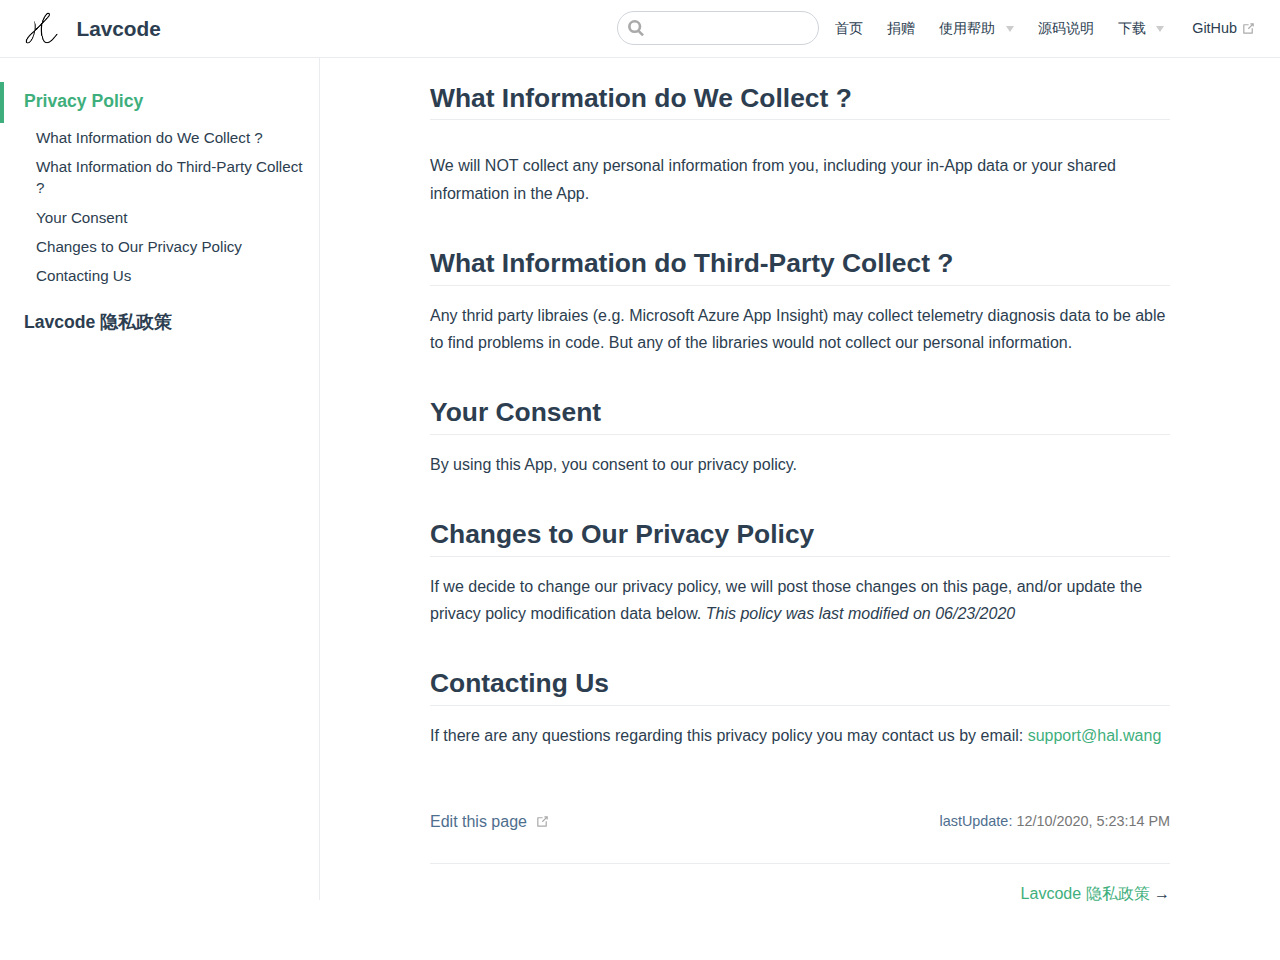
<file: pp/en/index.html>
<!DOCTYPE html>
<html lang="en-US">
  <head>
    <meta charset="utf-8">
    <meta name="viewport" content="width=device-width,initial-scale=1">
    <title>Privacy Policy | Lavcode</title>
    <meta name="generator" content="VuePress 1.7.1">
    <link rel="icon" href="/logo.png">
    <meta name="description" content="Lavcode 开源密码管理">
    
    <link rel="preload" href="/assets/css/0.styles.8ed6ab1e.css" as="style"><link rel="preload" href="/assets/js/app.afeb0310.js" as="script"><link rel="preload" href="/assets/js/2.594478a0.js" as="script"><link rel="preload" href="/assets/js/15.6f48a3bc.js" as="script"><link rel="prefetch" href="/assets/js/10.4c0f26a1.js"><link rel="prefetch" href="/assets/js/11.af5daa0d.js"><link rel="prefetch" href="/assets/js/12.54fd4fd8.js"><link rel="prefetch" href="/assets/js/13.0ce8656e.js"><link rel="prefetch" href="/assets/js/14.de66d84a.js"><link rel="prefetch" href="/assets/js/16.cc038878.js"><link rel="prefetch" href="/assets/js/17.300e0a75.js"><link rel="prefetch" href="/assets/js/3.7ed5907b.js"><link rel="prefetch" href="/assets/js/4.ddbd7331.js"><link rel="prefetch" href="/assets/js/5.39ccba66.js"><link rel="prefetch" href="/assets/js/6.714821e7.js"><link rel="prefetch" href="/assets/js/7.4c13697e.js"><link rel="prefetch" href="/assets/js/8.6d0f7088.js"><link rel="prefetch" href="/assets/js/9.2abef18c.js">
    <link rel="stylesheet" href="/assets/css/0.styles.8ed6ab1e.css">
  </head>
  <body>
    <div id="app" data-server-rendered="true"><div class="theme-container"><header class="navbar"><div class="sidebar-button"><svg xmlns="http://www.w3.org/2000/svg" aria-hidden="true" role="img" viewBox="0 0 448 512" class="icon"><path fill="currentColor" d="M436 124H12c-6.627 0-12-5.373-12-12V80c0-6.627 5.373-12 12-12h424c6.627 0 12 5.373 12 12v32c0 6.627-5.373 12-12 12zm0 160H12c-6.627 0-12-5.373-12-12v-32c0-6.627 5.373-12 12-12h424c6.627 0 12 5.373 12 12v32c0 6.627-5.373 12-12 12zm0 160H12c-6.627 0-12-5.373-12-12v-32c0-6.627 5.373-12 12-12h424c6.627 0 12 5.373 12 12v32c0 6.627-5.373 12-12 12z"></path></svg></div> <a href="/" class="home-link router-link-active"><img src="/logo.png" alt="Lavcode" class="logo"> <span class="site-name can-hide">Lavcode</span></a> <div class="links"><div class="search-box"><input aria-label="Search" autocomplete="off" spellcheck="false" value=""> <!----></div> <nav class="nav-links can-hide"><div class="nav-item"><a href="/" class="nav-link">
  首页
</a></div><div class="nav-item"><a href="/donate/" class="nav-link">
  捐赠
</a></div><div class="nav-item"><div class="dropdown-wrapper"><button type="button" aria-label="使用帮助" class="dropdown-title"><span class="title">使用帮助</span> <span class="arrow down"></span></button> <button type="button" aria-label="使用帮助" class="mobile-dropdown-title"><span class="title">使用帮助</span> <span class="arrow right"></span></button> <ul class="nav-dropdown" style="display:none;"><li class="dropdown-item"><!----> <a href="/usage/" class="nav-link">
  快速开始
</a></li><li class="dropdown-item"><!----> <a href="/usage/svgicon/" class="nav-link">
  Svg图标
</a></li></ul></div></div><div class="nav-item"><a href="/dev/" class="nav-link">
  源码说明
</a></div><div class="nav-item"><div class="dropdown-wrapper"><button type="button" aria-label="下载" class="dropdown-title"><span class="title">下载</span> <span class="arrow down"></span></button> <button type="button" aria-label="下载" class="mobile-dropdown-title"><span class="title">下载</span> <span class="arrow right"></span></button> <ul class="nav-dropdown" style="display:none;"><li class="dropdown-item"><!----> <a href="https://www.microsoft.com/store/apps/9N3N7R34ZJDC" target="_blank" rel="noopener noreferrer" class="nav-link external">
  Windows 10
  <span><svg xmlns="http://www.w3.org/2000/svg" aria-hidden="true" focusable="false" x="0px" y="0px" viewBox="0 0 100 100" width="15" height="15" class="icon outbound"><path fill="currentColor" d="M18.8,85.1h56l0,0c2.2,0,4-1.8,4-4v-32h-8v28h-48v-48h28v-8h-32l0,0c-2.2,0-4,1.8-4,4v56C14.8,83.3,16.6,85.1,18.8,85.1z"></path> <polygon fill="currentColor" points="45.7,48.7 51.3,54.3 77.2,28.5 77.2,37.2 85.2,37.2 85.2,14.9 62.8,14.9 62.8,22.9 71.5,22.9"></polygon></svg> <span class="sr-only">(opens new window)</span></span></a></li></ul></div></div> <a href="https://github.com/hal-wang/Lavcode" target="_blank" rel="noopener noreferrer" class="repo-link">
    GitHub
    <span><svg xmlns="http://www.w3.org/2000/svg" aria-hidden="true" focusable="false" x="0px" y="0px" viewBox="0 0 100 100" width="15" height="15" class="icon outbound"><path fill="currentColor" d="M18.8,85.1h56l0,0c2.2,0,4-1.8,4-4v-32h-8v28h-48v-48h28v-8h-32l0,0c-2.2,0-4,1.8-4,4v56C14.8,83.3,16.6,85.1,18.8,85.1z"></path> <polygon fill="currentColor" points="45.7,48.7 51.3,54.3 77.2,28.5 77.2,37.2 85.2,37.2 85.2,14.9 62.8,14.9 62.8,22.9 71.5,22.9"></polygon></svg> <span class="sr-only">(opens new window)</span></span></a></nav></div></header> <div class="sidebar-mask"></div> <aside class="sidebar"><nav class="nav-links"><div class="nav-item"><a href="/" class="nav-link">
  首页
</a></div><div class="nav-item"><a href="/donate/" class="nav-link">
  捐赠
</a></div><div class="nav-item"><div class="dropdown-wrapper"><button type="button" aria-label="使用帮助" class="dropdown-title"><span class="title">使用帮助</span> <span class="arrow down"></span></button> <button type="button" aria-label="使用帮助" class="mobile-dropdown-title"><span class="title">使用帮助</span> <span class="arrow right"></span></button> <ul class="nav-dropdown" style="display:none;"><li class="dropdown-item"><!----> <a href="/usage/" class="nav-link">
  快速开始
</a></li><li class="dropdown-item"><!----> <a href="/usage/svgicon/" class="nav-link">
  Svg图标
</a></li></ul></div></div><div class="nav-item"><a href="/dev/" class="nav-link">
  源码说明
</a></div><div class="nav-item"><div class="dropdown-wrapper"><button type="button" aria-label="下载" class="dropdown-title"><span class="title">下载</span> <span class="arrow down"></span></button> <button type="button" aria-label="下载" class="mobile-dropdown-title"><span class="title">下载</span> <span class="arrow right"></span></button> <ul class="nav-dropdown" style="display:none;"><li class="dropdown-item"><!----> <a href="https://www.microsoft.com/store/apps/9N3N7R34ZJDC" target="_blank" rel="noopener noreferrer" class="nav-link external">
  Windows 10
  <span><svg xmlns="http://www.w3.org/2000/svg" aria-hidden="true" focusable="false" x="0px" y="0px" viewBox="0 0 100 100" width="15" height="15" class="icon outbound"><path fill="currentColor" d="M18.8,85.1h56l0,0c2.2,0,4-1.8,4-4v-32h-8v28h-48v-48h28v-8h-32l0,0c-2.2,0-4,1.8-4,4v56C14.8,83.3,16.6,85.1,18.8,85.1z"></path> <polygon fill="currentColor" points="45.7,48.7 51.3,54.3 77.2,28.5 77.2,37.2 85.2,37.2 85.2,14.9 62.8,14.9 62.8,22.9 71.5,22.9"></polygon></svg> <span class="sr-only">(opens new window)</span></span></a></li></ul></div></div> <a href="https://github.com/hal-wang/Lavcode" target="_blank" rel="noopener noreferrer" class="repo-link">
    GitHub
    <span><svg xmlns="http://www.w3.org/2000/svg" aria-hidden="true" focusable="false" x="0px" y="0px" viewBox="0 0 100 100" width="15" height="15" class="icon outbound"><path fill="currentColor" d="M18.8,85.1h56l0,0c2.2,0,4-1.8,4-4v-32h-8v28h-48v-48h28v-8h-32l0,0c-2.2,0-4,1.8-4,4v56C14.8,83.3,16.6,85.1,18.8,85.1z"></path> <polygon fill="currentColor" points="45.7,48.7 51.3,54.3 77.2,28.5 77.2,37.2 85.2,37.2 85.2,14.9 62.8,14.9 62.8,22.9 71.5,22.9"></polygon></svg> <span class="sr-only">(opens new window)</span></span></a></nav>  <ul class="sidebar-links"><li><a href="/pp/en/" aria-current="page" class="active sidebar-link">Privacy Policy</a><ul class="sidebar-sub-headers"><li class="sidebar-sub-header"><a href="/pp/en/#what-information-do-we-collect" class="sidebar-link">What Information do We Collect ?</a></li><li class="sidebar-sub-header"><a href="/pp/en/#what-information-do-third-party-collect" class="sidebar-link">What Information do Third-Party Collect ?</a></li><li class="sidebar-sub-header"><a href="/pp/en/#your-consent" class="sidebar-link">Your Consent</a></li><li class="sidebar-sub-header"><a href="/pp/en/#changes-to-our-privacy-policy" class="sidebar-link">Changes to Our Privacy Policy</a></li><li class="sidebar-sub-header"><a href="/pp/en/#contacting-us" class="sidebar-link">Contacting Us</a></li></ul></li><li><a href="/pp/zh/" class="sidebar-link">Lavcode 隐私政策</a></li></ul> </aside> <main class="page"> <div class="theme-default-content content__default"><h2 id="what-information-do-we-collect"><a href="#what-information-do-we-collect" class="header-anchor">#</a> What Information do We Collect ?</h2> <p>We will NOT collect any personal information from you, including your in-App data or your shared information in the App.</p> <h2 id="what-information-do-third-party-collect"><a href="#what-information-do-third-party-collect" class="header-anchor">#</a> What Information do Third-Party Collect ?</h2> <p>Any thrid party libraies (e.g. Microsoft Azure App Insight) may collect telemetry diagnosis data to be able to find problems in code. But any of the libraries would not collect our personal information.</p> <h2 id="your-consent"><a href="#your-consent" class="header-anchor">#</a> Your Consent</h2> <p>By using this App, you consent to our privacy policy.</p> <h2 id="changes-to-our-privacy-policy"><a href="#changes-to-our-privacy-policy" class="header-anchor">#</a> Changes to Our Privacy Policy</h2> <p>If we decide to change our privacy policy, we will post those changes on this page, and/or update the privacy policy modification data below.
<em>This policy was last modified on 06/23/2020</em></p> <h2 id="contacting-us"><a href="#contacting-us" class="header-anchor">#</a> Contacting Us</h2> <p>If there are any questions regarding this privacy policy you may contact us by email: <a href="mailto:support@hal.wang">support@hal.wang</a></p></div> <footer class="page-edit"><div class="edit-link"><a href="https://github.com/hal-wang/Lavcode/edit/master/pp/en/README.md" target="_blank" rel="noopener noreferrer">Edit this page</a> <span><svg xmlns="http://www.w3.org/2000/svg" aria-hidden="true" focusable="false" x="0px" y="0px" viewBox="0 0 100 100" width="15" height="15" class="icon outbound"><path fill="currentColor" d="M18.8,85.1h56l0,0c2.2,0,4-1.8,4-4v-32h-8v28h-48v-48h28v-8h-32l0,0c-2.2,0-4,1.8-4,4v56C14.8,83.3,16.6,85.1,18.8,85.1z"></path> <polygon fill="currentColor" points="45.7,48.7 51.3,54.3 77.2,28.5 77.2,37.2 85.2,37.2 85.2,14.9 62.8,14.9 62.8,22.9 71.5,22.9"></polygon></svg> <span class="sr-only">(opens new window)</span></span></div> <div class="last-updated"><span class="prefix">lastUpdate:</span> <span class="time">12/10/2020, 5:23:14 PM</span></div></footer> <div class="page-nav"><p class="inner"><!----> <span class="next"><a href="/pp/zh/">
        Lavcode 隐私政策
      </a>
      →
    </span></p></div> </main></div><div class="global-ui"></div></div>
    <script src="/assets/js/app.afeb0310.js" defer></script><script src="/assets/js/2.594478a0.js" defer></script><script src="/assets/js/15.6f48a3bc.js" defer></script>
  </body>
</html>
</file>
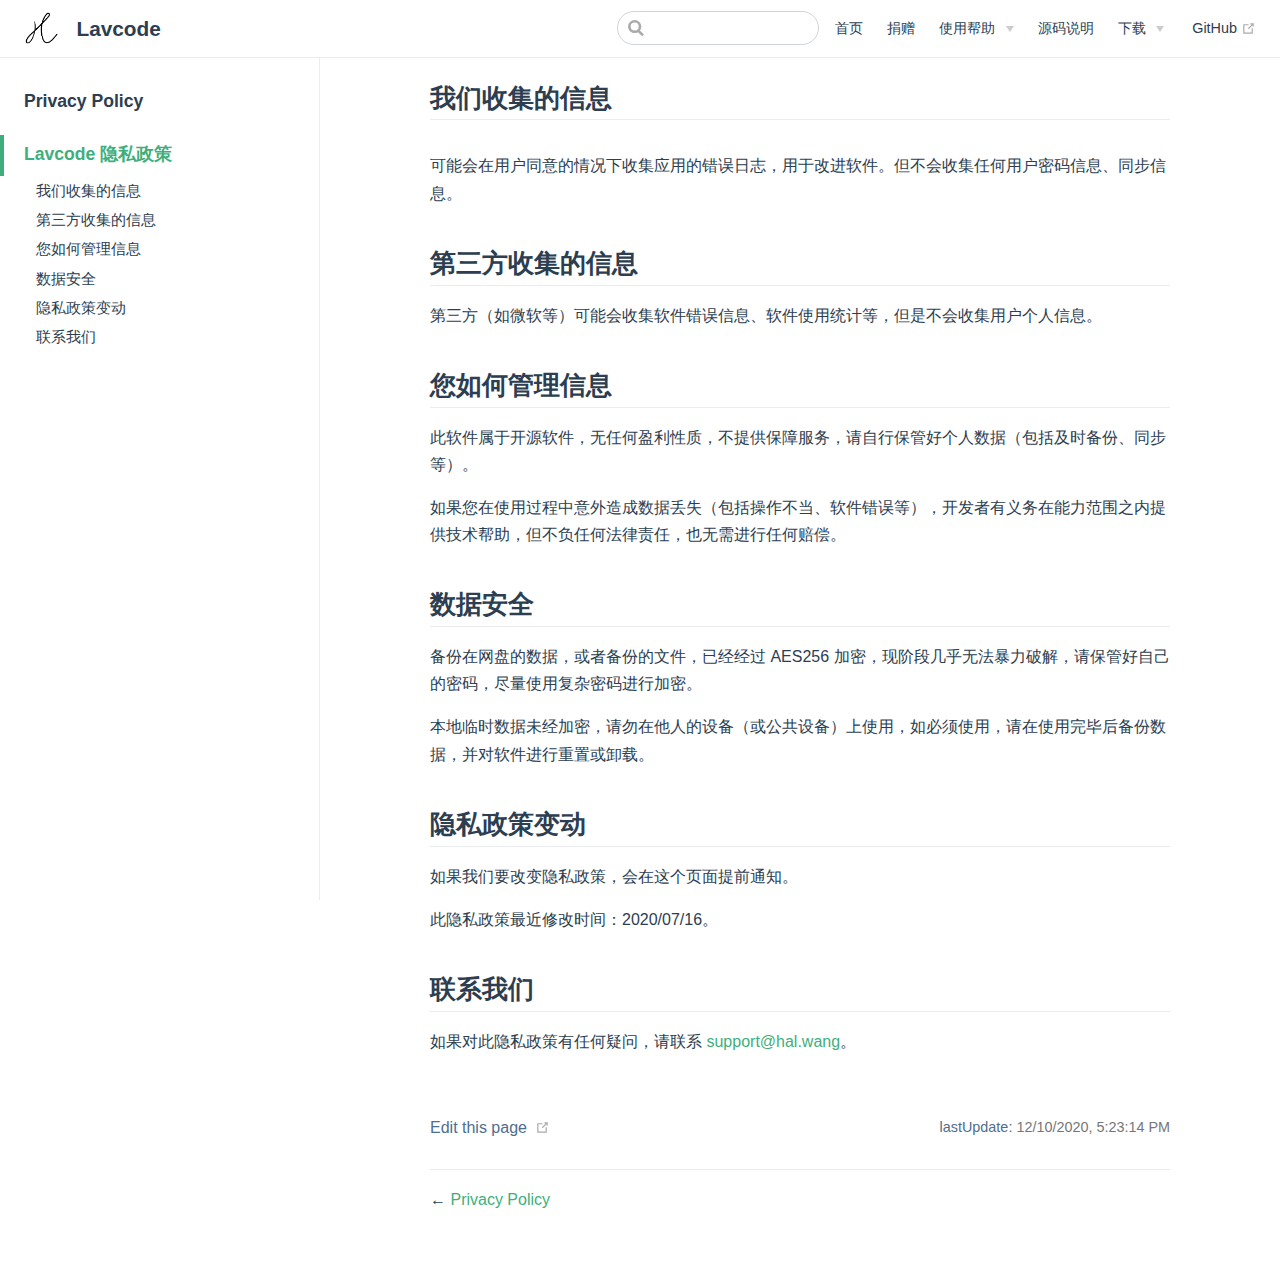
<file: pp/zh/index.html>
<!DOCTYPE html>
<html lang="en-US">
  <head>
    <meta charset="utf-8">
    <meta name="viewport" content="width=device-width,initial-scale=1">
    <title>Lavcode 隐私政策 | Lavcode</title>
    <meta name="generator" content="VuePress 1.7.1">
    <link rel="icon" href="/logo.png">
    <meta name="description" content="Lavcode 开源密码管理">
    
    <link rel="preload" href="/assets/css/0.styles.8ed6ab1e.css" as="style"><link rel="preload" href="/assets/js/app.afeb0310.js" as="script"><link rel="preload" href="/assets/js/2.594478a0.js" as="script"><link rel="preload" href="/assets/js/16.cc038878.js" as="script"><link rel="prefetch" href="/assets/js/10.4c0f26a1.js"><link rel="prefetch" href="/assets/js/11.af5daa0d.js"><link rel="prefetch" href="/assets/js/12.54fd4fd8.js"><link rel="prefetch" href="/assets/js/13.0ce8656e.js"><link rel="prefetch" href="/assets/js/14.de66d84a.js"><link rel="prefetch" href="/assets/js/15.6f48a3bc.js"><link rel="prefetch" href="/assets/js/17.300e0a75.js"><link rel="prefetch" href="/assets/js/3.7ed5907b.js"><link rel="prefetch" href="/assets/js/4.ddbd7331.js"><link rel="prefetch" href="/assets/js/5.39ccba66.js"><link rel="prefetch" href="/assets/js/6.714821e7.js"><link rel="prefetch" href="/assets/js/7.4c13697e.js"><link rel="prefetch" href="/assets/js/8.6d0f7088.js"><link rel="prefetch" href="/assets/js/9.2abef18c.js">
    <link rel="stylesheet" href="/assets/css/0.styles.8ed6ab1e.css">
  </head>
  <body>
    <div id="app" data-server-rendered="true"><div class="theme-container"><header class="navbar"><div class="sidebar-button"><svg xmlns="http://www.w3.org/2000/svg" aria-hidden="true" role="img" viewBox="0 0 448 512" class="icon"><path fill="currentColor" d="M436 124H12c-6.627 0-12-5.373-12-12V80c0-6.627 5.373-12 12-12h424c6.627 0 12 5.373 12 12v32c0 6.627-5.373 12-12 12zm0 160H12c-6.627 0-12-5.373-12-12v-32c0-6.627 5.373-12 12-12h424c6.627 0 12 5.373 12 12v32c0 6.627-5.373 12-12 12zm0 160H12c-6.627 0-12-5.373-12-12v-32c0-6.627 5.373-12 12-12h424c6.627 0 12 5.373 12 12v32c0 6.627-5.373 12-12 12z"></path></svg></div> <a href="/" class="home-link router-link-active"><img src="/logo.png" alt="Lavcode" class="logo"> <span class="site-name can-hide">Lavcode</span></a> <div class="links"><div class="search-box"><input aria-label="Search" autocomplete="off" spellcheck="false" value=""> <!----></div> <nav class="nav-links can-hide"><div class="nav-item"><a href="/" class="nav-link">
  首页
</a></div><div class="nav-item"><a href="/donate/" class="nav-link">
  捐赠
</a></div><div class="nav-item"><div class="dropdown-wrapper"><button type="button" aria-label="使用帮助" class="dropdown-title"><span class="title">使用帮助</span> <span class="arrow down"></span></button> <button type="button" aria-label="使用帮助" class="mobile-dropdown-title"><span class="title">使用帮助</span> <span class="arrow right"></span></button> <ul class="nav-dropdown" style="display:none;"><li class="dropdown-item"><!----> <a href="/usage/" class="nav-link">
  快速开始
</a></li><li class="dropdown-item"><!----> <a href="/usage/svgicon/" class="nav-link">
  Svg图标
</a></li></ul></div></div><div class="nav-item"><a href="/dev/" class="nav-link">
  源码说明
</a></div><div class="nav-item"><div class="dropdown-wrapper"><button type="button" aria-label="下载" class="dropdown-title"><span class="title">下载</span> <span class="arrow down"></span></button> <button type="button" aria-label="下载" class="mobile-dropdown-title"><span class="title">下载</span> <span class="arrow right"></span></button> <ul class="nav-dropdown" style="display:none;"><li class="dropdown-item"><!----> <a href="https://www.microsoft.com/store/apps/9N3N7R34ZJDC" target="_blank" rel="noopener noreferrer" class="nav-link external">
  Windows 10
  <span><svg xmlns="http://www.w3.org/2000/svg" aria-hidden="true" focusable="false" x="0px" y="0px" viewBox="0 0 100 100" width="15" height="15" class="icon outbound"><path fill="currentColor" d="M18.8,85.1h56l0,0c2.2,0,4-1.8,4-4v-32h-8v28h-48v-48h28v-8h-32l0,0c-2.2,0-4,1.8-4,4v56C14.8,83.3,16.6,85.1,18.8,85.1z"></path> <polygon fill="currentColor" points="45.7,48.7 51.3,54.3 77.2,28.5 77.2,37.2 85.2,37.2 85.2,14.9 62.8,14.9 62.8,22.9 71.5,22.9"></polygon></svg> <span class="sr-only">(opens new window)</span></span></a></li></ul></div></div> <a href="https://github.com/hal-wang/Lavcode" target="_blank" rel="noopener noreferrer" class="repo-link">
    GitHub
    <span><svg xmlns="http://www.w3.org/2000/svg" aria-hidden="true" focusable="false" x="0px" y="0px" viewBox="0 0 100 100" width="15" height="15" class="icon outbound"><path fill="currentColor" d="M18.8,85.1h56l0,0c2.2,0,4-1.8,4-4v-32h-8v28h-48v-48h28v-8h-32l0,0c-2.2,0-4,1.8-4,4v56C14.8,83.3,16.6,85.1,18.8,85.1z"></path> <polygon fill="currentColor" points="45.7,48.7 51.3,54.3 77.2,28.5 77.2,37.2 85.2,37.2 85.2,14.9 62.8,14.9 62.8,22.9 71.5,22.9"></polygon></svg> <span class="sr-only">(opens new window)</span></span></a></nav></div></header> <div class="sidebar-mask"></div> <aside class="sidebar"><nav class="nav-links"><div class="nav-item"><a href="/" class="nav-link">
  首页
</a></div><div class="nav-item"><a href="/donate/" class="nav-link">
  捐赠
</a></div><div class="nav-item"><div class="dropdown-wrapper"><button type="button" aria-label="使用帮助" class="dropdown-title"><span class="title">使用帮助</span> <span class="arrow down"></span></button> <button type="button" aria-label="使用帮助" class="mobile-dropdown-title"><span class="title">使用帮助</span> <span class="arrow right"></span></button> <ul class="nav-dropdown" style="display:none;"><li class="dropdown-item"><!----> <a href="/usage/" class="nav-link">
  快速开始
</a></li><li class="dropdown-item"><!----> <a href="/usage/svgicon/" class="nav-link">
  Svg图标
</a></li></ul></div></div><div class="nav-item"><a href="/dev/" class="nav-link">
  源码说明
</a></div><div class="nav-item"><div class="dropdown-wrapper"><button type="button" aria-label="下载" class="dropdown-title"><span class="title">下载</span> <span class="arrow down"></span></button> <button type="button" aria-label="下载" class="mobile-dropdown-title"><span class="title">下载</span> <span class="arrow right"></span></button> <ul class="nav-dropdown" style="display:none;"><li class="dropdown-item"><!----> <a href="https://www.microsoft.com/store/apps/9N3N7R34ZJDC" target="_blank" rel="noopener noreferrer" class="nav-link external">
  Windows 10
  <span><svg xmlns="http://www.w3.org/2000/svg" aria-hidden="true" focusable="false" x="0px" y="0px" viewBox="0 0 100 100" width="15" height="15" class="icon outbound"><path fill="currentColor" d="M18.8,85.1h56l0,0c2.2,0,4-1.8,4-4v-32h-8v28h-48v-48h28v-8h-32l0,0c-2.2,0-4,1.8-4,4v56C14.8,83.3,16.6,85.1,18.8,85.1z"></path> <polygon fill="currentColor" points="45.7,48.7 51.3,54.3 77.2,28.5 77.2,37.2 85.2,37.2 85.2,14.9 62.8,14.9 62.8,22.9 71.5,22.9"></polygon></svg> <span class="sr-only">(opens new window)</span></span></a></li></ul></div></div> <a href="https://github.com/hal-wang/Lavcode" target="_blank" rel="noopener noreferrer" class="repo-link">
    GitHub
    <span><svg xmlns="http://www.w3.org/2000/svg" aria-hidden="true" focusable="false" x="0px" y="0px" viewBox="0 0 100 100" width="15" height="15" class="icon outbound"><path fill="currentColor" d="M18.8,85.1h56l0,0c2.2,0,4-1.8,4-4v-32h-8v28h-48v-48h28v-8h-32l0,0c-2.2,0-4,1.8-4,4v56C14.8,83.3,16.6,85.1,18.8,85.1z"></path> <polygon fill="currentColor" points="45.7,48.7 51.3,54.3 77.2,28.5 77.2,37.2 85.2,37.2 85.2,14.9 62.8,14.9 62.8,22.9 71.5,22.9"></polygon></svg> <span class="sr-only">(opens new window)</span></span></a></nav>  <ul class="sidebar-links"><li><a href="/pp/en/" class="sidebar-link">Privacy Policy</a></li><li><a href="/pp/zh/" aria-current="page" class="active sidebar-link">Lavcode 隐私政策</a><ul class="sidebar-sub-headers"><li class="sidebar-sub-header"><a href="/pp/zh/#我们收集的信息" class="sidebar-link">我们收集的信息</a></li><li class="sidebar-sub-header"><a href="/pp/zh/#第三方收集的信息" class="sidebar-link">第三方收集的信息</a></li><li class="sidebar-sub-header"><a href="/pp/zh/#您如何管理信息" class="sidebar-link">您如何管理信息</a></li><li class="sidebar-sub-header"><a href="/pp/zh/#数据安全" class="sidebar-link">数据安全</a></li><li class="sidebar-sub-header"><a href="/pp/zh/#隐私政策变动" class="sidebar-link">隐私政策变动</a></li><li class="sidebar-sub-header"><a href="/pp/zh/#联系我们" class="sidebar-link">联系我们</a></li></ul></li></ul> </aside> <main class="page"> <div class="theme-default-content content__default"><h2 id="我们收集的信息"><a href="#我们收集的信息" class="header-anchor">#</a> 我们收集的信息</h2> <p>可能会在用户同意的情况下收集应用的错误日志，用于改进软件。但不会收集任何用户密码信息、同步信息。</p> <h2 id="第三方收集的信息"><a href="#第三方收集的信息" class="header-anchor">#</a> 第三方收集的信息</h2> <p>第三方（如微软等）可能会收集软件错误信息、软件使用统计等，但是不会收集用户个人信息。</p> <h2 id="您如何管理信息"><a href="#您如何管理信息" class="header-anchor">#</a> 您如何管理信息</h2> <p>此软件属于开源软件，无任何盈利性质，不提供保障服务，请自行保管好个人数据（包括及时备份、同步等）。</p> <p>如果您在使用过程中意外造成数据丢失（包括操作不当、软件错误等），开发者有义务在能力范围之内提供技术帮助，但不负任何法律责任，也无需进行任何赔偿。</p> <h2 id="数据安全"><a href="#数据安全" class="header-anchor">#</a> 数据安全</h2> <p>备份在网盘的数据，或者备份的文件，已经经过 AES256 加密，现阶段几乎无法暴力破解，请保管好自己的密码，尽量使用复杂密码进行加密。</p> <p>本地临时数据未经加密，请勿在他人的设备（或公共设备）上使用，如必须使用，请在使用完毕后备份数据，并对软件进行重置或卸载。</p> <h2 id="隐私政策变动"><a href="#隐私政策变动" class="header-anchor">#</a> 隐私政策变动</h2> <p>如果我们要改变隐私政策，会在这个页面提前通知。</p> <p>此隐私政策最近修改时间：2020/07/16。</p> <h2 id="联系我们"><a href="#联系我们" class="header-anchor">#</a> 联系我们</h2> <p>如果对此隐私政策有任何疑问，请联系 <a href="mailto:support@hal.wang">support@hal.wang</a>。</p></div> <footer class="page-edit"><div class="edit-link"><a href="https://github.com/hal-wang/Lavcode/edit/master/pp/zh/README.md" target="_blank" rel="noopener noreferrer">Edit this page</a> <span><svg xmlns="http://www.w3.org/2000/svg" aria-hidden="true" focusable="false" x="0px" y="0px" viewBox="0 0 100 100" width="15" height="15" class="icon outbound"><path fill="currentColor" d="M18.8,85.1h56l0,0c2.2,0,4-1.8,4-4v-32h-8v28h-48v-48h28v-8h-32l0,0c-2.2,0-4,1.8-4,4v56C14.8,83.3,16.6,85.1,18.8,85.1z"></path> <polygon fill="currentColor" points="45.7,48.7 51.3,54.3 77.2,28.5 77.2,37.2 85.2,37.2 85.2,14.9 62.8,14.9 62.8,22.9 71.5,22.9"></polygon></svg> <span class="sr-only">(opens new window)</span></span></div> <div class="last-updated"><span class="prefix">lastUpdate:</span> <span class="time">12/10/2020, 5:23:14 PM</span></div></footer> <div class="page-nav"><p class="inner"><span class="prev">
      ←
      <a href="/pp/en/" class="prev">
        Privacy Policy
      </a></span> <!----></p></div> </main></div><div class="global-ui"></div></div>
    <script src="/assets/js/app.afeb0310.js" defer></script><script src="/assets/js/2.594478a0.js" defer></script><script src="/assets/js/16.cc038878.js" defer></script>
  </body>
</html>
</file>
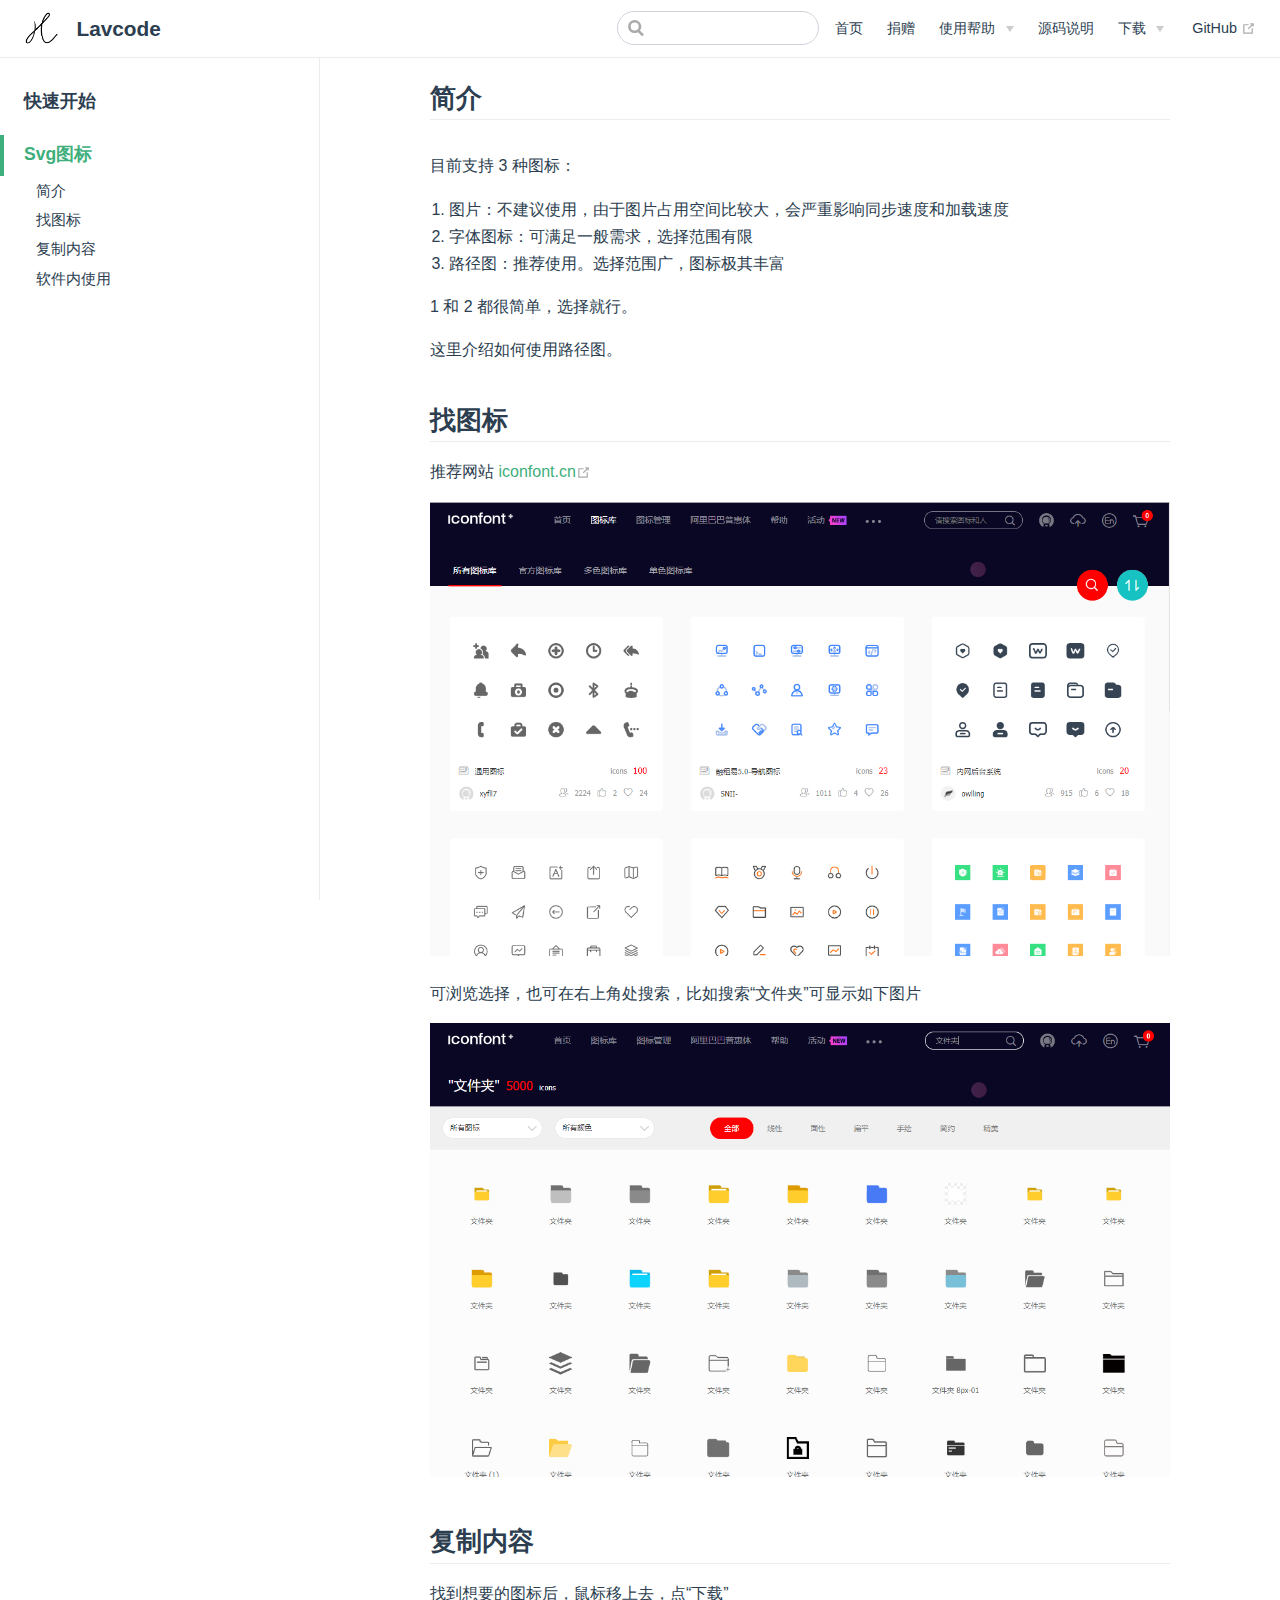
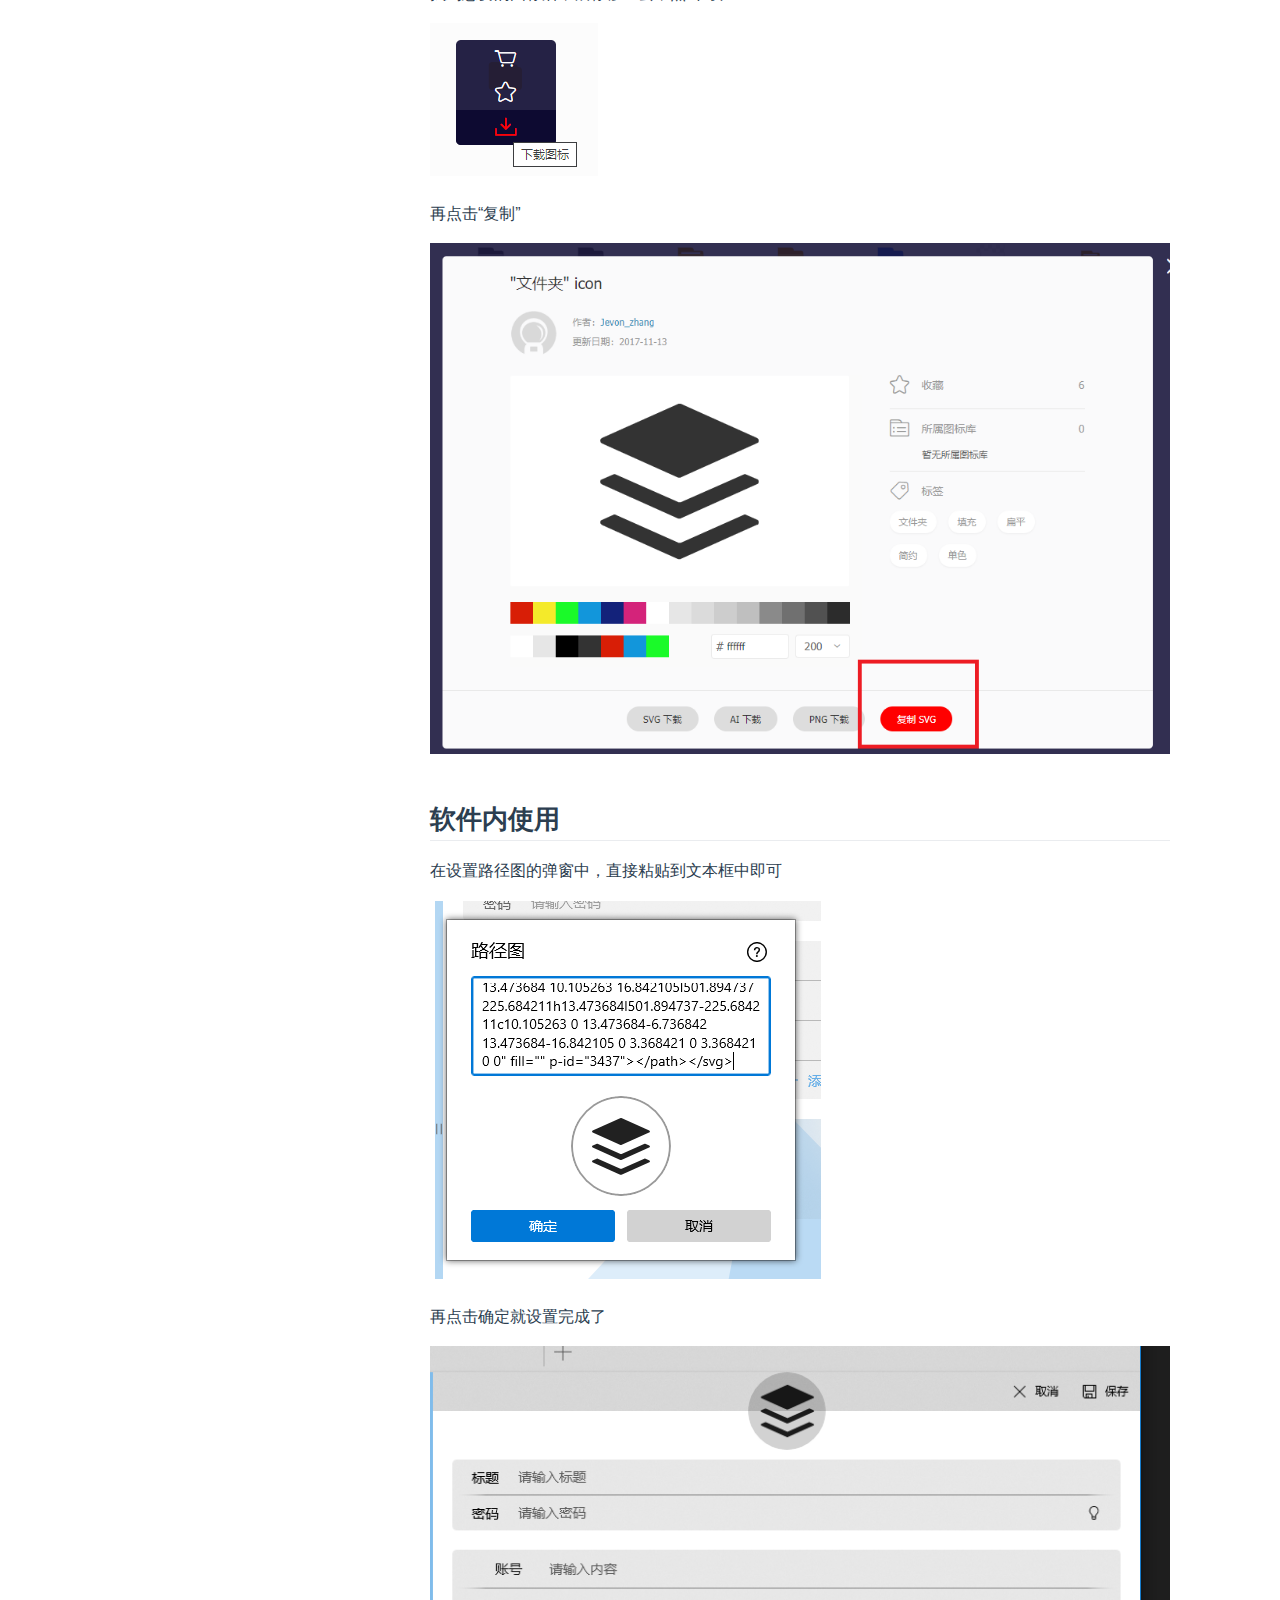
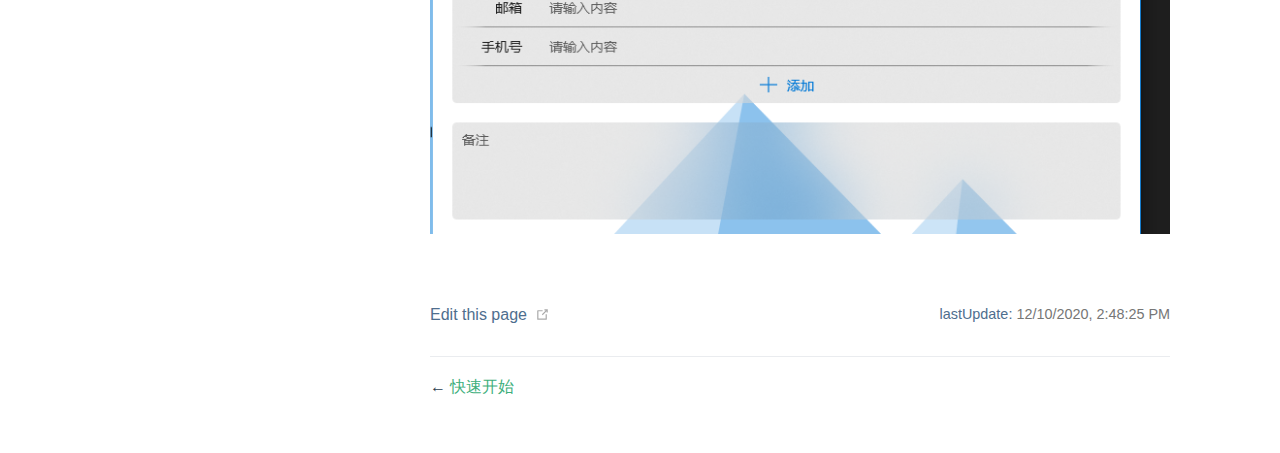
<file: usage/svgicon/index.html>
<!DOCTYPE html>
<html lang="en-US">
  <head>
    <meta charset="utf-8">
    <meta name="viewport" content="width=device-width,initial-scale=1">
    <title>Svg图标 | Lavcode</title>
    <meta name="generator" content="VuePress 1.7.1">
    <link rel="icon" href="/logo.png">
    <meta name="description" content="Lavcode 开源密码管理">
    
    <link rel="preload" href="/assets/css/0.styles.8ed6ab1e.css" as="style"><link rel="preload" href="/assets/js/app.afeb0310.js" as="script"><link rel="preload" href="/assets/js/2.594478a0.js" as="script"><link rel="preload" href="/assets/js/4.ddbd7331.js" as="script"><link rel="prefetch" href="/assets/js/10.4c0f26a1.js"><link rel="prefetch" href="/assets/js/11.af5daa0d.js"><link rel="prefetch" href="/assets/js/12.54fd4fd8.js"><link rel="prefetch" href="/assets/js/13.0ce8656e.js"><link rel="prefetch" href="/assets/js/14.de66d84a.js"><link rel="prefetch" href="/assets/js/15.6f48a3bc.js"><link rel="prefetch" href="/assets/js/16.cc038878.js"><link rel="prefetch" href="/assets/js/17.300e0a75.js"><link rel="prefetch" href="/assets/js/3.7ed5907b.js"><link rel="prefetch" href="/assets/js/5.39ccba66.js"><link rel="prefetch" href="/assets/js/6.714821e7.js"><link rel="prefetch" href="/assets/js/7.4c13697e.js"><link rel="prefetch" href="/assets/js/8.6d0f7088.js"><link rel="prefetch" href="/assets/js/9.2abef18c.js">
    <link rel="stylesheet" href="/assets/css/0.styles.8ed6ab1e.css">
  </head>
  <body>
    <div id="app" data-server-rendered="true"><div class="theme-container"><header class="navbar"><div class="sidebar-button"><svg xmlns="http://www.w3.org/2000/svg" aria-hidden="true" role="img" viewBox="0 0 448 512" class="icon"><path fill="currentColor" d="M436 124H12c-6.627 0-12-5.373-12-12V80c0-6.627 5.373-12 12-12h424c6.627 0 12 5.373 12 12v32c0 6.627-5.373 12-12 12zm0 160H12c-6.627 0-12-5.373-12-12v-32c0-6.627 5.373-12 12-12h424c6.627 0 12 5.373 12 12v32c0 6.627-5.373 12-12 12zm0 160H12c-6.627 0-12-5.373-12-12v-32c0-6.627 5.373-12 12-12h424c6.627 0 12 5.373 12 12v32c0 6.627-5.373 12-12 12z"></path></svg></div> <a href="/" class="home-link router-link-active"><img src="/logo.png" alt="Lavcode" class="logo"> <span class="site-name can-hide">Lavcode</span></a> <div class="links"><div class="search-box"><input aria-label="Search" autocomplete="off" spellcheck="false" value=""> <!----></div> <nav class="nav-links can-hide"><div class="nav-item"><a href="/" class="nav-link">
  首页
</a></div><div class="nav-item"><a href="/donate/" class="nav-link">
  捐赠
</a></div><div class="nav-item"><div class="dropdown-wrapper"><button type="button" aria-label="使用帮助" class="dropdown-title"><span class="title">使用帮助</span> <span class="arrow down"></span></button> <button type="button" aria-label="使用帮助" class="mobile-dropdown-title"><span class="title">使用帮助</span> <span class="arrow right"></span></button> <ul class="nav-dropdown" style="display:none;"><li class="dropdown-item"><!----> <a href="/usage/" class="nav-link router-link-active">
  快速开始
</a></li><li class="dropdown-item"><!----> <a href="/usage/svgicon/" aria-current="page" class="nav-link router-link-exact-active router-link-active">
  Svg图标
</a></li></ul></div></div><div class="nav-item"><a href="/dev/" class="nav-link">
  源码说明
</a></div><div class="nav-item"><div class="dropdown-wrapper"><button type="button" aria-label="下载" class="dropdown-title"><span class="title">下载</span> <span class="arrow down"></span></button> <button type="button" aria-label="下载" class="mobile-dropdown-title"><span class="title">下载</span> <span class="arrow right"></span></button> <ul class="nav-dropdown" style="display:none;"><li class="dropdown-item"><!----> <a href="https://www.microsoft.com/store/apps/9N3N7R34ZJDC" target="_blank" rel="noopener noreferrer" class="nav-link external">
  Windows 10
  <span><svg xmlns="http://www.w3.org/2000/svg" aria-hidden="true" focusable="false" x="0px" y="0px" viewBox="0 0 100 100" width="15" height="15" class="icon outbound"><path fill="currentColor" d="M18.8,85.1h56l0,0c2.2,0,4-1.8,4-4v-32h-8v28h-48v-48h28v-8h-32l0,0c-2.2,0-4,1.8-4,4v56C14.8,83.3,16.6,85.1,18.8,85.1z"></path> <polygon fill="currentColor" points="45.7,48.7 51.3,54.3 77.2,28.5 77.2,37.2 85.2,37.2 85.2,14.9 62.8,14.9 62.8,22.9 71.5,22.9"></polygon></svg> <span class="sr-only">(opens new window)</span></span></a></li></ul></div></div> <a href="https://github.com/hal-wang/Lavcode" target="_blank" rel="noopener noreferrer" class="repo-link">
    GitHub
    <span><svg xmlns="http://www.w3.org/2000/svg" aria-hidden="true" focusable="false" x="0px" y="0px" viewBox="0 0 100 100" width="15" height="15" class="icon outbound"><path fill="currentColor" d="M18.8,85.1h56l0,0c2.2,0,4-1.8,4-4v-32h-8v28h-48v-48h28v-8h-32l0,0c-2.2,0-4,1.8-4,4v56C14.8,83.3,16.6,85.1,18.8,85.1z"></path> <polygon fill="currentColor" points="45.7,48.7 51.3,54.3 77.2,28.5 77.2,37.2 85.2,37.2 85.2,14.9 62.8,14.9 62.8,22.9 71.5,22.9"></polygon></svg> <span class="sr-only">(opens new window)</span></span></a></nav></div></header> <div class="sidebar-mask"></div> <aside class="sidebar"><nav class="nav-links"><div class="nav-item"><a href="/" class="nav-link">
  首页
</a></div><div class="nav-item"><a href="/donate/" class="nav-link">
  捐赠
</a></div><div class="nav-item"><div class="dropdown-wrapper"><button type="button" aria-label="使用帮助" class="dropdown-title"><span class="title">使用帮助</span> <span class="arrow down"></span></button> <button type="button" aria-label="使用帮助" class="mobile-dropdown-title"><span class="title">使用帮助</span> <span class="arrow right"></span></button> <ul class="nav-dropdown" style="display:none;"><li class="dropdown-item"><!----> <a href="/usage/" class="nav-link router-link-active">
  快速开始
</a></li><li class="dropdown-item"><!----> <a href="/usage/svgicon/" aria-current="page" class="nav-link router-link-exact-active router-link-active">
  Svg图标
</a></li></ul></div></div><div class="nav-item"><a href="/dev/" class="nav-link">
  源码说明
</a></div><div class="nav-item"><div class="dropdown-wrapper"><button type="button" aria-label="下载" class="dropdown-title"><span class="title">下载</span> <span class="arrow down"></span></button> <button type="button" aria-label="下载" class="mobile-dropdown-title"><span class="title">下载</span> <span class="arrow right"></span></button> <ul class="nav-dropdown" style="display:none;"><li class="dropdown-item"><!----> <a href="https://www.microsoft.com/store/apps/9N3N7R34ZJDC" target="_blank" rel="noopener noreferrer" class="nav-link external">
  Windows 10
  <span><svg xmlns="http://www.w3.org/2000/svg" aria-hidden="true" focusable="false" x="0px" y="0px" viewBox="0 0 100 100" width="15" height="15" class="icon outbound"><path fill="currentColor" d="M18.8,85.1h56l0,0c2.2,0,4-1.8,4-4v-32h-8v28h-48v-48h28v-8h-32l0,0c-2.2,0-4,1.8-4,4v56C14.8,83.3,16.6,85.1,18.8,85.1z"></path> <polygon fill="currentColor" points="45.7,48.7 51.3,54.3 77.2,28.5 77.2,37.2 85.2,37.2 85.2,14.9 62.8,14.9 62.8,22.9 71.5,22.9"></polygon></svg> <span class="sr-only">(opens new window)</span></span></a></li></ul></div></div> <a href="https://github.com/hal-wang/Lavcode" target="_blank" rel="noopener noreferrer" class="repo-link">
    GitHub
    <span><svg xmlns="http://www.w3.org/2000/svg" aria-hidden="true" focusable="false" x="0px" y="0px" viewBox="0 0 100 100" width="15" height="15" class="icon outbound"><path fill="currentColor" d="M18.8,85.1h56l0,0c2.2,0,4-1.8,4-4v-32h-8v28h-48v-48h28v-8h-32l0,0c-2.2,0-4,1.8-4,4v56C14.8,83.3,16.6,85.1,18.8,85.1z"></path> <polygon fill="currentColor" points="45.7,48.7 51.3,54.3 77.2,28.5 77.2,37.2 85.2,37.2 85.2,14.9 62.8,14.9 62.8,22.9 71.5,22.9"></polygon></svg> <span class="sr-only">(opens new window)</span></span></a></nav>  <ul class="sidebar-links"><li><a href="/usage/" aria-current="page" class="sidebar-link">快速开始</a></li><li><a href="/usage/svgicon/" aria-current="page" class="active sidebar-link">Svg图标</a><ul class="sidebar-sub-headers"><li class="sidebar-sub-header"><a href="/usage/svgicon/#简介" class="sidebar-link">简介</a></li><li class="sidebar-sub-header"><a href="/usage/svgicon/#找图标" class="sidebar-link">找图标</a></li><li class="sidebar-sub-header"><a href="/usage/svgicon/#复制内容" class="sidebar-link">复制内容</a></li><li class="sidebar-sub-header"><a href="/usage/svgicon/#软件内使用" class="sidebar-link">软件内使用</a></li></ul></li></ul> </aside> <main class="page"> <div class="theme-default-content content__default"><h2 id="简介"><a href="#简介" class="header-anchor">#</a> 简介</h2> <p>目前支持 3 种图标：</p> <ol><li>图片：不建议使用，由于图片占用空间比较大，会严重影响同步速度和加载速度</li> <li>字体图标：可满足一般需求，选择范围有限</li> <li>路径图：推荐使用。选择范围广，图标极其丰富</li></ol> <p>1 和 2 都很简单，选择就行。</p> <p>这里介绍如何使用路径图。</p> <h2 id="找图标"><a href="#找图标" class="header-anchor">#</a> 找图标</h2> <p>推荐网站 <a href="https://www.iconfont.cn/collections" target="_blank" rel="noopener noreferrer">iconfont.cn<span><svg xmlns="http://www.w3.org/2000/svg" aria-hidden="true" focusable="false" x="0px" y="0px" viewBox="0 0 100 100" width="15" height="15" class="icon outbound"><path fill="currentColor" d="M18.8,85.1h56l0,0c2.2,0,4-1.8,4-4v-32h-8v28h-48v-48h28v-8h-32l0,0c-2.2,0-4,1.8-4,4v56C14.8,83.3,16.6,85.1,18.8,85.1z"></path> <polygon fill="currentColor" points="45.7,48.7 51.3,54.3 77.2,28.5 77.2,37.2 85.2,37.2 85.2,14.9 62.8,14.9 62.8,22.9 71.5,22.9"></polygon></svg> <span class="sr-only">(opens new window)</span></span></a></p> <p><img src="/assets/img/1.64e4b50a.png" alt="iconfont"></p> <p>可浏览选择，也可在右上角处搜索，比如搜索“文件夹”可显示如下图片</p> <p><img src="/assets/img/2.540c2b12.png" alt="搜索“文件夹”"></p> <h2 id="复制内容"><a href="#复制内容" class="header-anchor">#</a> 复制内容</h2> <p>找到想要的图标后，鼠标移上去，点“下载”</p> <p><img src="[data-uri]" alt="下载”"></p> <p>再点击“复制”</p> <p><img src="/assets/img/4.c72ed870.png" alt="复制"></p> <h2 id="软件内使用"><a href="#软件内使用" class="header-anchor">#</a> 软件内使用</h2> <p>在设置路径图的弹窗中，直接粘贴到文本框中即可</p> <p><img src="/assets/img/5.6423c891.png" alt="复制"></p> <p>再点击确定就设置完成了</p> <p><img src="/assets/img/6.9dc5703c.png" alt="复制"></p></div> <footer class="page-edit"><div class="edit-link"><a href="https://github.com/hal-wang/Lavcode/edit/master/usage/svgicon/README.md" target="_blank" rel="noopener noreferrer">Edit this page</a> <span><svg xmlns="http://www.w3.org/2000/svg" aria-hidden="true" focusable="false" x="0px" y="0px" viewBox="0 0 100 100" width="15" height="15" class="icon outbound"><path fill="currentColor" d="M18.8,85.1h56l0,0c2.2,0,4-1.8,4-4v-32h-8v28h-48v-48h28v-8h-32l0,0c-2.2,0-4,1.8-4,4v56C14.8,83.3,16.6,85.1,18.8,85.1z"></path> <polygon fill="currentColor" points="45.7,48.7 51.3,54.3 77.2,28.5 77.2,37.2 85.2,37.2 85.2,14.9 62.8,14.9 62.8,22.9 71.5,22.9"></polygon></svg> <span class="sr-only">(opens new window)</span></span></div> <div class="last-updated"><span class="prefix">lastUpdate:</span> <span class="time">12/10/2020, 2:48:25 PM</span></div></footer> <div class="page-nav"><p class="inner"><span class="prev">
      ←
      <a href="/usage/" class="prev router-link-active">
        快速开始
      </a></span> <!----></p></div> </main></div><div class="global-ui"></div></div>
    <script src="/assets/js/app.afeb0310.js" defer></script><script src="/assets/js/2.594478a0.js" defer></script><script src="/assets/js/4.ddbd7331.js" defer></script>
  </body>
</html>
</file>
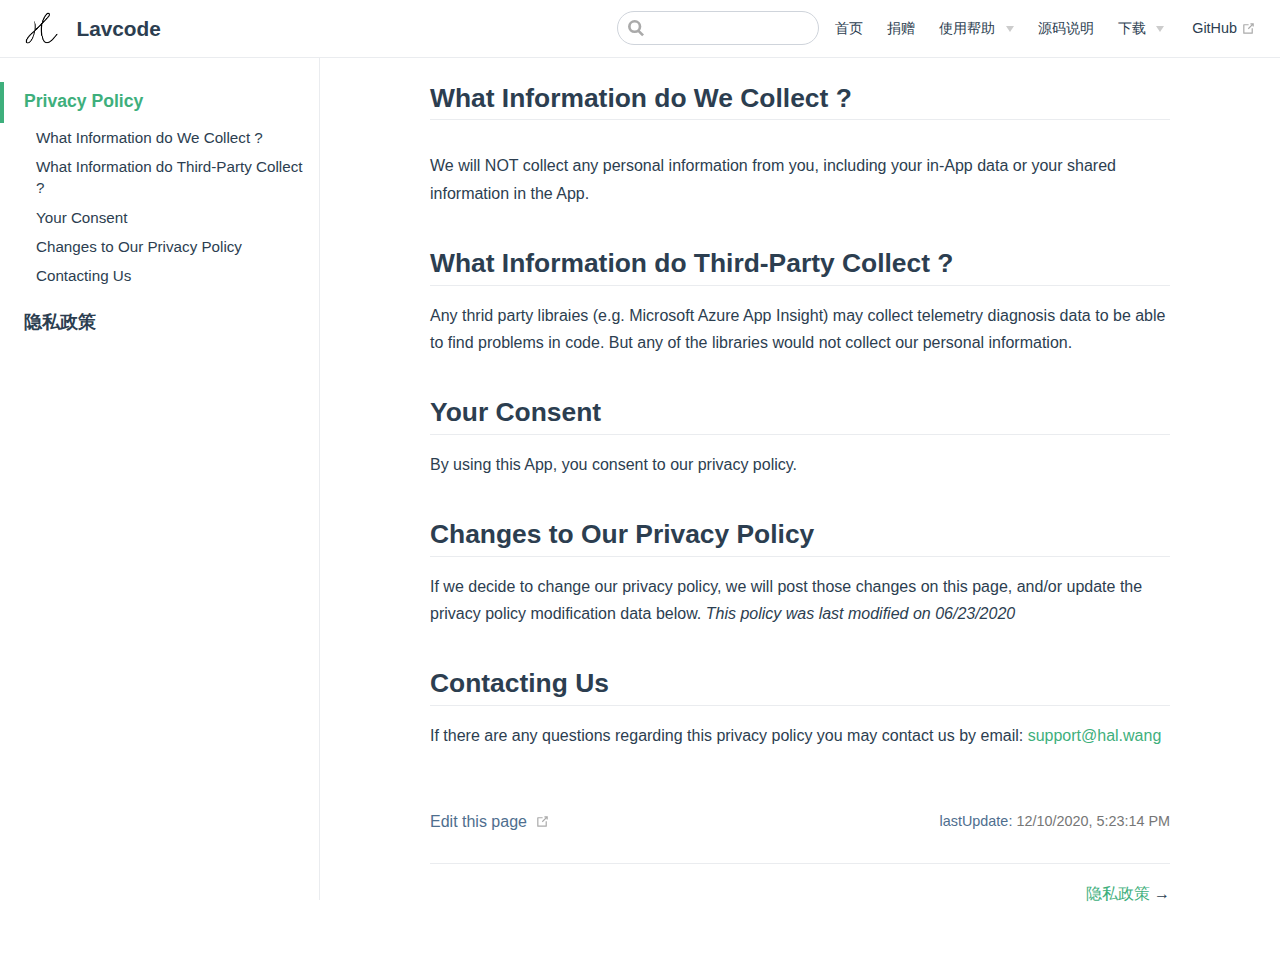
<file: pages/pp/en/index.html>
<!DOCTYPE html>
<html lang="en-US">
  <head>
    <meta charset="utf-8">
    <meta name="viewport" content="width=device-width,initial-scale=1">
    <title>Privacy Policy | Lavcode</title>
    <meta name="generator" content="VuePress 1.7.1">
    <link rel="icon" href="/logo.png">
    <meta name="description" content="Lavcode 开源密码管理">
    
    <link rel="preload" href="/assets/css/0.styles.8ed6ab1e.css" as="style"><link rel="preload" href="/assets/js/app.afeb0310.js" as="script"><link rel="preload" href="/assets/js/2.594478a0.js" as="script"><link rel="preload" href="/assets/js/13.0ce8656e.js" as="script"><link rel="prefetch" href="/assets/js/10.4c0f26a1.js"><link rel="prefetch" href="/assets/js/11.af5daa0d.js"><link rel="prefetch" href="/assets/js/12.54fd4fd8.js"><link rel="prefetch" href="/assets/js/14.de66d84a.js"><link rel="prefetch" href="/assets/js/15.6f48a3bc.js"><link rel="prefetch" href="/assets/js/16.cc038878.js"><link rel="prefetch" href="/assets/js/17.300e0a75.js"><link rel="prefetch" href="/assets/js/3.7ed5907b.js"><link rel="prefetch" href="/assets/js/4.ddbd7331.js"><link rel="prefetch" href="/assets/js/5.39ccba66.js"><link rel="prefetch" href="/assets/js/6.714821e7.js"><link rel="prefetch" href="/assets/js/7.4c13697e.js"><link rel="prefetch" href="/assets/js/8.6d0f7088.js"><link rel="prefetch" href="/assets/js/9.2abef18c.js">
    <link rel="stylesheet" href="/assets/css/0.styles.8ed6ab1e.css">
  </head>
  <body>
    <div id="app" data-server-rendered="true"><div class="theme-container"><header class="navbar"><div class="sidebar-button"><svg xmlns="http://www.w3.org/2000/svg" aria-hidden="true" role="img" viewBox="0 0 448 512" class="icon"><path fill="currentColor" d="M436 124H12c-6.627 0-12-5.373-12-12V80c0-6.627 5.373-12 12-12h424c6.627 0 12 5.373 12 12v32c0 6.627-5.373 12-12 12zm0 160H12c-6.627 0-12-5.373-12-12v-32c0-6.627 5.373-12 12-12h424c6.627 0 12 5.373 12 12v32c0 6.627-5.373 12-12 12zm0 160H12c-6.627 0-12-5.373-12-12v-32c0-6.627 5.373-12 12-12h424c6.627 0 12 5.373 12 12v32c0 6.627-5.373 12-12 12z"></path></svg></div> <a href="/" class="home-link router-link-active"><img src="/logo.png" alt="Lavcode" class="logo"> <span class="site-name can-hide">Lavcode</span></a> <div class="links"><div class="search-box"><input aria-label="Search" autocomplete="off" spellcheck="false" value=""> <!----></div> <nav class="nav-links can-hide"><div class="nav-item"><a href="/" class="nav-link">
  首页
</a></div><div class="nav-item"><a href="/donate/" class="nav-link">
  捐赠
</a></div><div class="nav-item"><div class="dropdown-wrapper"><button type="button" aria-label="使用帮助" class="dropdown-title"><span class="title">使用帮助</span> <span class="arrow down"></span></button> <button type="button" aria-label="使用帮助" class="mobile-dropdown-title"><span class="title">使用帮助</span> <span class="arrow right"></span></button> <ul class="nav-dropdown" style="display:none;"><li class="dropdown-item"><!----> <a href="/usage/" class="nav-link">
  快速开始
</a></li><li class="dropdown-item"><!----> <a href="/usage/svgicon/" class="nav-link">
  Svg图标
</a></li></ul></div></div><div class="nav-item"><a href="/dev/" class="nav-link">
  源码说明
</a></div><div class="nav-item"><div class="dropdown-wrapper"><button type="button" aria-label="下载" class="dropdown-title"><span class="title">下载</span> <span class="arrow down"></span></button> <button type="button" aria-label="下载" class="mobile-dropdown-title"><span class="title">下载</span> <span class="arrow right"></span></button> <ul class="nav-dropdown" style="display:none;"><li class="dropdown-item"><!----> <a href="https://www.microsoft.com/store/apps/9N3N7R34ZJDC" target="_blank" rel="noopener noreferrer" class="nav-link external">
  Windows 10
  <span><svg xmlns="http://www.w3.org/2000/svg" aria-hidden="true" focusable="false" x="0px" y="0px" viewBox="0 0 100 100" width="15" height="15" class="icon outbound"><path fill="currentColor" d="M18.8,85.1h56l0,0c2.2,0,4-1.8,4-4v-32h-8v28h-48v-48h28v-8h-32l0,0c-2.2,0-4,1.8-4,4v56C14.8,83.3,16.6,85.1,18.8,85.1z"></path> <polygon fill="currentColor" points="45.7,48.7 51.3,54.3 77.2,28.5 77.2,37.2 85.2,37.2 85.2,14.9 62.8,14.9 62.8,22.9 71.5,22.9"></polygon></svg> <span class="sr-only">(opens new window)</span></span></a></li></ul></div></div> <a href="https://github.com/hal-wang/Lavcode" target="_blank" rel="noopener noreferrer" class="repo-link">
    GitHub
    <span><svg xmlns="http://www.w3.org/2000/svg" aria-hidden="true" focusable="false" x="0px" y="0px" viewBox="0 0 100 100" width="15" height="15" class="icon outbound"><path fill="currentColor" d="M18.8,85.1h56l0,0c2.2,0,4-1.8,4-4v-32h-8v28h-48v-48h28v-8h-32l0,0c-2.2,0-4,1.8-4,4v56C14.8,83.3,16.6,85.1,18.8,85.1z"></path> <polygon fill="currentColor" points="45.7,48.7 51.3,54.3 77.2,28.5 77.2,37.2 85.2,37.2 85.2,14.9 62.8,14.9 62.8,22.9 71.5,22.9"></polygon></svg> <span class="sr-only">(opens new window)</span></span></a></nav></div></header> <div class="sidebar-mask"></div> <aside class="sidebar"><nav class="nav-links"><div class="nav-item"><a href="/" class="nav-link">
  首页
</a></div><div class="nav-item"><a href="/donate/" class="nav-link">
  捐赠
</a></div><div class="nav-item"><div class="dropdown-wrapper"><button type="button" aria-label="使用帮助" class="dropdown-title"><span class="title">使用帮助</span> <span class="arrow down"></span></button> <button type="button" aria-label="使用帮助" class="mobile-dropdown-title"><span class="title">使用帮助</span> <span class="arrow right"></span></button> <ul class="nav-dropdown" style="display:none;"><li class="dropdown-item"><!----> <a href="/usage/" class="nav-link">
  快速开始
</a></li><li class="dropdown-item"><!----> <a href="/usage/svgicon/" class="nav-link">
  Svg图标
</a></li></ul></div></div><div class="nav-item"><a href="/dev/" class="nav-link">
  源码说明
</a></div><div class="nav-item"><div class="dropdown-wrapper"><button type="button" aria-label="下载" class="dropdown-title"><span class="title">下载</span> <span class="arrow down"></span></button> <button type="button" aria-label="下载" class="mobile-dropdown-title"><span class="title">下载</span> <span class="arrow right"></span></button> <ul class="nav-dropdown" style="display:none;"><li class="dropdown-item"><!----> <a href="https://www.microsoft.com/store/apps/9N3N7R34ZJDC" target="_blank" rel="noopener noreferrer" class="nav-link external">
  Windows 10
  <span><svg xmlns="http://www.w3.org/2000/svg" aria-hidden="true" focusable="false" x="0px" y="0px" viewBox="0 0 100 100" width="15" height="15" class="icon outbound"><path fill="currentColor" d="M18.8,85.1h56l0,0c2.2,0,4-1.8,4-4v-32h-8v28h-48v-48h28v-8h-32l0,0c-2.2,0-4,1.8-4,4v56C14.8,83.3,16.6,85.1,18.8,85.1z"></path> <polygon fill="currentColor" points="45.7,48.7 51.3,54.3 77.2,28.5 77.2,37.2 85.2,37.2 85.2,14.9 62.8,14.9 62.8,22.9 71.5,22.9"></polygon></svg> <span class="sr-only">(opens new window)</span></span></a></li></ul></div></div> <a href="https://github.com/hal-wang/Lavcode" target="_blank" rel="noopener noreferrer" class="repo-link">
    GitHub
    <span><svg xmlns="http://www.w3.org/2000/svg" aria-hidden="true" focusable="false" x="0px" y="0px" viewBox="0 0 100 100" width="15" height="15" class="icon outbound"><path fill="currentColor" d="M18.8,85.1h56l0,0c2.2,0,4-1.8,4-4v-32h-8v28h-48v-48h28v-8h-32l0,0c-2.2,0-4,1.8-4,4v56C14.8,83.3,16.6,85.1,18.8,85.1z"></path> <polygon fill="currentColor" points="45.7,48.7 51.3,54.3 77.2,28.5 77.2,37.2 85.2,37.2 85.2,14.9 62.8,14.9 62.8,22.9 71.5,22.9"></polygon></svg> <span class="sr-only">(opens new window)</span></span></a></nav>  <ul class="sidebar-links"><li><a href="/pages/pp/en/" aria-current="page" class="active sidebar-link">Privacy Policy</a><ul class="sidebar-sub-headers"><li class="sidebar-sub-header"><a href="/pages/pp/en/#what-information-do-we-collect" class="sidebar-link">What Information do We Collect ?</a></li><li class="sidebar-sub-header"><a href="/pages/pp/en/#what-information-do-third-party-collect" class="sidebar-link">What Information do Third-Party Collect ?</a></li><li class="sidebar-sub-header"><a href="/pages/pp/en/#your-consent" class="sidebar-link">Your Consent</a></li><li class="sidebar-sub-header"><a href="/pages/pp/en/#changes-to-our-privacy-policy" class="sidebar-link">Changes to Our Privacy Policy</a></li><li class="sidebar-sub-header"><a href="/pages/pp/en/#contacting-us" class="sidebar-link">Contacting Us</a></li></ul></li><li><a href="/pages/pp/zh/" class="sidebar-link">隐私政策</a></li></ul> </aside> <main class="page"> <div class="theme-default-content content__default"><h2 id="what-information-do-we-collect"><a href="#what-information-do-we-collect" class="header-anchor">#</a> What Information do We Collect ?</h2> <p>We will NOT collect any personal information from you, including your in-App data or your shared information in the App.</p> <h2 id="what-information-do-third-party-collect"><a href="#what-information-do-third-party-collect" class="header-anchor">#</a> What Information do Third-Party Collect ?</h2> <p>Any thrid party libraies (e.g. Microsoft Azure App Insight) may collect telemetry diagnosis data to be able to find problems in code. But any of the libraries would not collect our personal information.</p> <h2 id="your-consent"><a href="#your-consent" class="header-anchor">#</a> Your Consent</h2> <p>By using this App, you consent to our privacy policy.</p> <h2 id="changes-to-our-privacy-policy"><a href="#changes-to-our-privacy-policy" class="header-anchor">#</a> Changes to Our Privacy Policy</h2> <p>If we decide to change our privacy policy, we will post those changes on this page, and/or update the privacy policy modification data below.
<em>This policy was last modified on 06/23/2020</em></p> <h2 id="contacting-us"><a href="#contacting-us" class="header-anchor">#</a> Contacting Us</h2> <p>If there are any questions regarding this privacy policy you may contact us by email: <a href="mailto:support@hal.wang">support@hal.wang</a></p></div> <footer class="page-edit"><div class="edit-link"><a href="https://github.com/hal-wang/Lavcode/edit/master/pages/pp/en/README.md" target="_blank" rel="noopener noreferrer">Edit this page</a> <span><svg xmlns="http://www.w3.org/2000/svg" aria-hidden="true" focusable="false" x="0px" y="0px" viewBox="0 0 100 100" width="15" height="15" class="icon outbound"><path fill="currentColor" d="M18.8,85.1h56l0,0c2.2,0,4-1.8,4-4v-32h-8v28h-48v-48h28v-8h-32l0,0c-2.2,0-4,1.8-4,4v56C14.8,83.3,16.6,85.1,18.8,85.1z"></path> <polygon fill="currentColor" points="45.7,48.7 51.3,54.3 77.2,28.5 77.2,37.2 85.2,37.2 85.2,14.9 62.8,14.9 62.8,22.9 71.5,22.9"></polygon></svg> <span class="sr-only">(opens new window)</span></span></div> <div class="last-updated"><span class="prefix">lastUpdate:</span> <span class="time">12/10/2020, 5:23:14 PM</span></div></footer> <div class="page-nav"><p class="inner"><!----> <span class="next"><a href="/pages/pp/zh/">
        隐私政策
      </a>
      →
    </span></p></div> </main></div><div class="global-ui"></div></div>
    <script src="/assets/js/app.afeb0310.js" defer></script><script src="/assets/js/2.594478a0.js" defer></script><script src="/assets/js/13.0ce8656e.js" defer></script>
  </body>
</html>
</file>
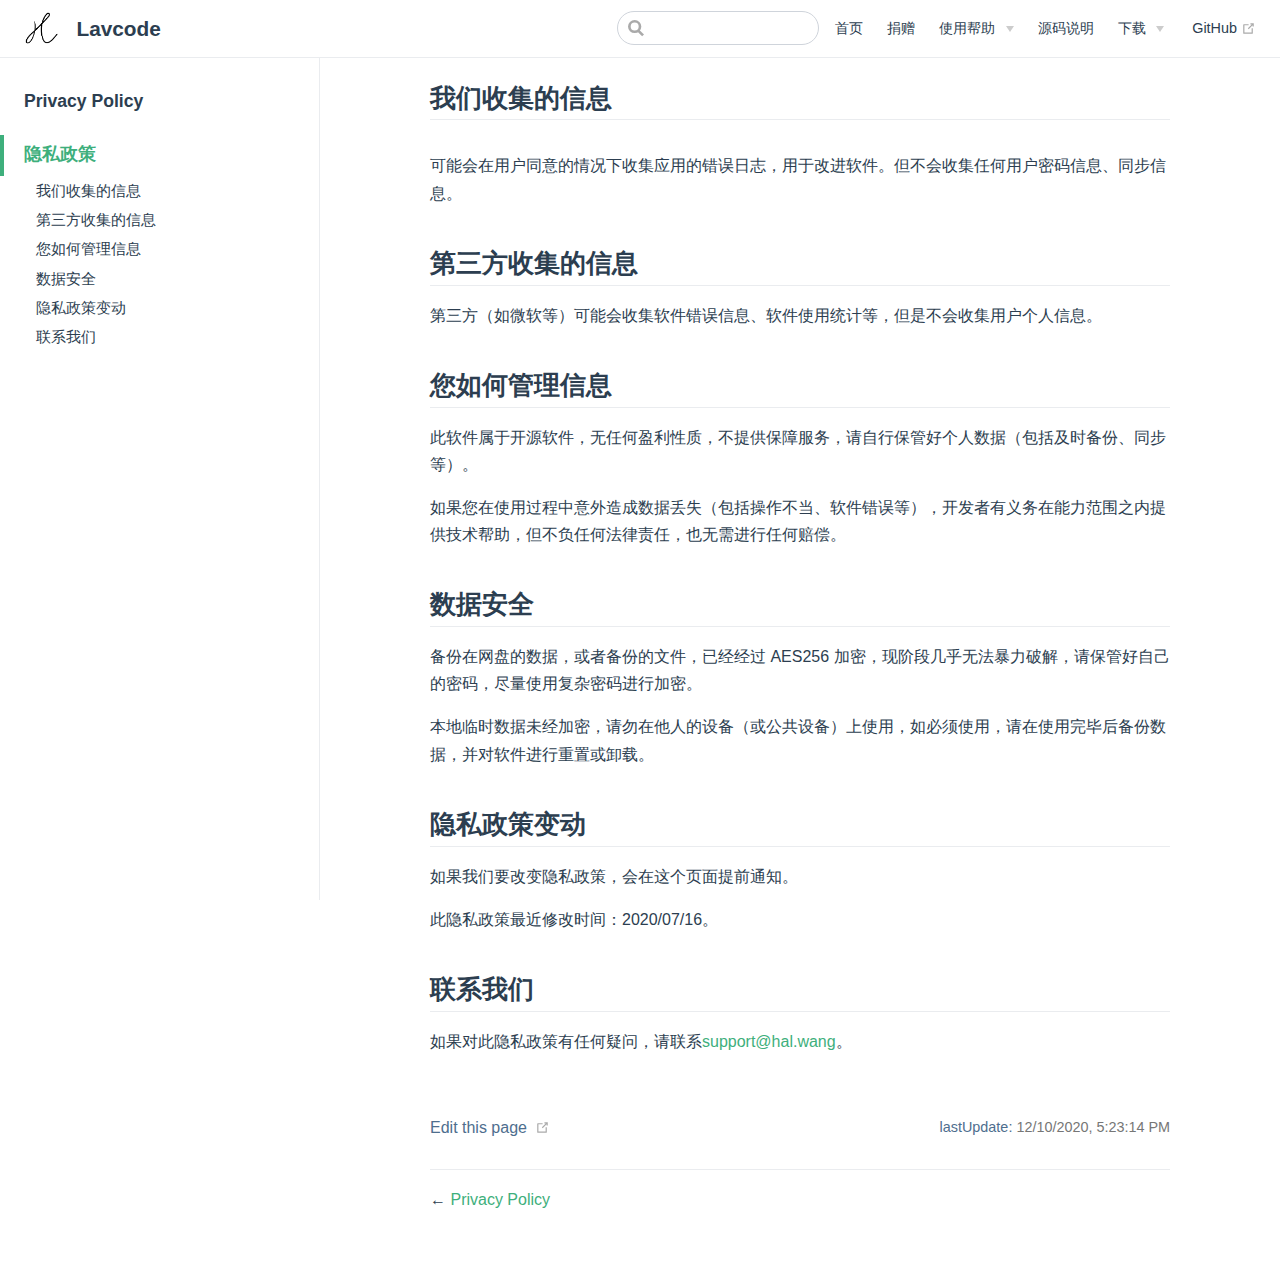
<file: pages/pp/zh/index.html>
<!DOCTYPE html>
<html lang="en-US">
  <head>
    <meta charset="utf-8">
    <meta name="viewport" content="width=device-width,initial-scale=1">
    <title>隐私政策 | Lavcode</title>
    <meta name="generator" content="VuePress 1.7.1">
    <link rel="icon" href="/logo.png">
    <meta name="description" content="Lavcode 开源密码管理">
    
    <link rel="preload" href="/assets/css/0.styles.8ed6ab1e.css" as="style"><link rel="preload" href="/assets/js/app.afeb0310.js" as="script"><link rel="preload" href="/assets/js/2.594478a0.js" as="script"><link rel="preload" href="/assets/js/14.de66d84a.js" as="script"><link rel="prefetch" href="/assets/js/10.4c0f26a1.js"><link rel="prefetch" href="/assets/js/11.af5daa0d.js"><link rel="prefetch" href="/assets/js/12.54fd4fd8.js"><link rel="prefetch" href="/assets/js/13.0ce8656e.js"><link rel="prefetch" href="/assets/js/15.6f48a3bc.js"><link rel="prefetch" href="/assets/js/16.cc038878.js"><link rel="prefetch" href="/assets/js/17.300e0a75.js"><link rel="prefetch" href="/assets/js/3.7ed5907b.js"><link rel="prefetch" href="/assets/js/4.ddbd7331.js"><link rel="prefetch" href="/assets/js/5.39ccba66.js"><link rel="prefetch" href="/assets/js/6.714821e7.js"><link rel="prefetch" href="/assets/js/7.4c13697e.js"><link rel="prefetch" href="/assets/js/8.6d0f7088.js"><link rel="prefetch" href="/assets/js/9.2abef18c.js">
    <link rel="stylesheet" href="/assets/css/0.styles.8ed6ab1e.css">
  </head>
  <body>
    <div id="app" data-server-rendered="true"><div class="theme-container"><header class="navbar"><div class="sidebar-button"><svg xmlns="http://www.w3.org/2000/svg" aria-hidden="true" role="img" viewBox="0 0 448 512" class="icon"><path fill="currentColor" d="M436 124H12c-6.627 0-12-5.373-12-12V80c0-6.627 5.373-12 12-12h424c6.627 0 12 5.373 12 12v32c0 6.627-5.373 12-12 12zm0 160H12c-6.627 0-12-5.373-12-12v-32c0-6.627 5.373-12 12-12h424c6.627 0 12 5.373 12 12v32c0 6.627-5.373 12-12 12zm0 160H12c-6.627 0-12-5.373-12-12v-32c0-6.627 5.373-12 12-12h424c6.627 0 12 5.373 12 12v32c0 6.627-5.373 12-12 12z"></path></svg></div> <a href="/" class="home-link router-link-active"><img src="/logo.png" alt="Lavcode" class="logo"> <span class="site-name can-hide">Lavcode</span></a> <div class="links"><div class="search-box"><input aria-label="Search" autocomplete="off" spellcheck="false" value=""> <!----></div> <nav class="nav-links can-hide"><div class="nav-item"><a href="/" class="nav-link">
  首页
</a></div><div class="nav-item"><a href="/donate/" class="nav-link">
  捐赠
</a></div><div class="nav-item"><div class="dropdown-wrapper"><button type="button" aria-label="使用帮助" class="dropdown-title"><span class="title">使用帮助</span> <span class="arrow down"></span></button> <button type="button" aria-label="使用帮助" class="mobile-dropdown-title"><span class="title">使用帮助</span> <span class="arrow right"></span></button> <ul class="nav-dropdown" style="display:none;"><li class="dropdown-item"><!----> <a href="/usage/" class="nav-link">
  快速开始
</a></li><li class="dropdown-item"><!----> <a href="/usage/svgicon/" class="nav-link">
  Svg图标
</a></li></ul></div></div><div class="nav-item"><a href="/dev/" class="nav-link">
  源码说明
</a></div><div class="nav-item"><div class="dropdown-wrapper"><button type="button" aria-label="下载" class="dropdown-title"><span class="title">下载</span> <span class="arrow down"></span></button> <button type="button" aria-label="下载" class="mobile-dropdown-title"><span class="title">下载</span> <span class="arrow right"></span></button> <ul class="nav-dropdown" style="display:none;"><li class="dropdown-item"><!----> <a href="https://www.microsoft.com/store/apps/9N3N7R34ZJDC" target="_blank" rel="noopener noreferrer" class="nav-link external">
  Windows 10
  <span><svg xmlns="http://www.w3.org/2000/svg" aria-hidden="true" focusable="false" x="0px" y="0px" viewBox="0 0 100 100" width="15" height="15" class="icon outbound"><path fill="currentColor" d="M18.8,85.1h56l0,0c2.2,0,4-1.8,4-4v-32h-8v28h-48v-48h28v-8h-32l0,0c-2.2,0-4,1.8-4,4v56C14.8,83.3,16.6,85.1,18.8,85.1z"></path> <polygon fill="currentColor" points="45.7,48.7 51.3,54.3 77.2,28.5 77.2,37.2 85.2,37.2 85.2,14.9 62.8,14.9 62.8,22.9 71.5,22.9"></polygon></svg> <span class="sr-only">(opens new window)</span></span></a></li></ul></div></div> <a href="https://github.com/hal-wang/Lavcode" target="_blank" rel="noopener noreferrer" class="repo-link">
    GitHub
    <span><svg xmlns="http://www.w3.org/2000/svg" aria-hidden="true" focusable="false" x="0px" y="0px" viewBox="0 0 100 100" width="15" height="15" class="icon outbound"><path fill="currentColor" d="M18.8,85.1h56l0,0c2.2,0,4-1.8,4-4v-32h-8v28h-48v-48h28v-8h-32l0,0c-2.2,0-4,1.8-4,4v56C14.8,83.3,16.6,85.1,18.8,85.1z"></path> <polygon fill="currentColor" points="45.7,48.7 51.3,54.3 77.2,28.5 77.2,37.2 85.2,37.2 85.2,14.9 62.8,14.9 62.8,22.9 71.5,22.9"></polygon></svg> <span class="sr-only">(opens new window)</span></span></a></nav></div></header> <div class="sidebar-mask"></div> <aside class="sidebar"><nav class="nav-links"><div class="nav-item"><a href="/" class="nav-link">
  首页
</a></div><div class="nav-item"><a href="/donate/" class="nav-link">
  捐赠
</a></div><div class="nav-item"><div class="dropdown-wrapper"><button type="button" aria-label="使用帮助" class="dropdown-title"><span class="title">使用帮助</span> <span class="arrow down"></span></button> <button type="button" aria-label="使用帮助" class="mobile-dropdown-title"><span class="title">使用帮助</span> <span class="arrow right"></span></button> <ul class="nav-dropdown" style="display:none;"><li class="dropdown-item"><!----> <a href="/usage/" class="nav-link">
  快速开始
</a></li><li class="dropdown-item"><!----> <a href="/usage/svgicon/" class="nav-link">
  Svg图标
</a></li></ul></div></div><div class="nav-item"><a href="/dev/" class="nav-link">
  源码说明
</a></div><div class="nav-item"><div class="dropdown-wrapper"><button type="button" aria-label="下载" class="dropdown-title"><span class="title">下载</span> <span class="arrow down"></span></button> <button type="button" aria-label="下载" class="mobile-dropdown-title"><span class="title">下载</span> <span class="arrow right"></span></button> <ul class="nav-dropdown" style="display:none;"><li class="dropdown-item"><!----> <a href="https://www.microsoft.com/store/apps/9N3N7R34ZJDC" target="_blank" rel="noopener noreferrer" class="nav-link external">
  Windows 10
  <span><svg xmlns="http://www.w3.org/2000/svg" aria-hidden="true" focusable="false" x="0px" y="0px" viewBox="0 0 100 100" width="15" height="15" class="icon outbound"><path fill="currentColor" d="M18.8,85.1h56l0,0c2.2,0,4-1.8,4-4v-32h-8v28h-48v-48h28v-8h-32l0,0c-2.2,0-4,1.8-4,4v56C14.8,83.3,16.6,85.1,18.8,85.1z"></path> <polygon fill="currentColor" points="45.7,48.7 51.3,54.3 77.2,28.5 77.2,37.2 85.2,37.2 85.2,14.9 62.8,14.9 62.8,22.9 71.5,22.9"></polygon></svg> <span class="sr-only">(opens new window)</span></span></a></li></ul></div></div> <a href="https://github.com/hal-wang/Lavcode" target="_blank" rel="noopener noreferrer" class="repo-link">
    GitHub
    <span><svg xmlns="http://www.w3.org/2000/svg" aria-hidden="true" focusable="false" x="0px" y="0px" viewBox="0 0 100 100" width="15" height="15" class="icon outbound"><path fill="currentColor" d="M18.8,85.1h56l0,0c2.2,0,4-1.8,4-4v-32h-8v28h-48v-48h28v-8h-32l0,0c-2.2,0-4,1.8-4,4v56C14.8,83.3,16.6,85.1,18.8,85.1z"></path> <polygon fill="currentColor" points="45.7,48.7 51.3,54.3 77.2,28.5 77.2,37.2 85.2,37.2 85.2,14.9 62.8,14.9 62.8,22.9 71.5,22.9"></polygon></svg> <span class="sr-only">(opens new window)</span></span></a></nav>  <ul class="sidebar-links"><li><a href="/pages/pp/en/" class="sidebar-link">Privacy Policy</a></li><li><a href="/pages/pp/zh/" aria-current="page" class="active sidebar-link">隐私政策</a><ul class="sidebar-sub-headers"><li class="sidebar-sub-header"><a href="/pages/pp/zh/#我们收集的信息" class="sidebar-link">我们收集的信息</a></li><li class="sidebar-sub-header"><a href="/pages/pp/zh/#第三方收集的信息" class="sidebar-link">第三方收集的信息</a></li><li class="sidebar-sub-header"><a href="/pages/pp/zh/#您如何管理信息" class="sidebar-link">您如何管理信息</a></li><li class="sidebar-sub-header"><a href="/pages/pp/zh/#数据安全" class="sidebar-link">数据安全</a></li><li class="sidebar-sub-header"><a href="/pages/pp/zh/#隐私政策变动" class="sidebar-link">隐私政策变动</a></li><li class="sidebar-sub-header"><a href="/pages/pp/zh/#联系我们" class="sidebar-link">联系我们</a></li></ul></li></ul> </aside> <main class="page"> <div class="theme-default-content content__default"><h2 id="我们收集的信息"><a href="#我们收集的信息" class="header-anchor">#</a> 我们收集的信息</h2> <p>可能会在用户同意的情况下收集应用的错误日志，用于改进软件。但不会收集任何用户密码信息、同步信息。</p> <h2 id="第三方收集的信息"><a href="#第三方收集的信息" class="header-anchor">#</a> 第三方收集的信息</h2> <p>第三方（如微软等）可能会收集软件错误信息、软件使用统计等，但是不会收集用户个人信息。</p> <h2 id="您如何管理信息"><a href="#您如何管理信息" class="header-anchor">#</a> 您如何管理信息</h2> <p>此软件属于开源软件，无任何盈利性质，不提供保障服务，请自行保管好个人数据（包括及时备份、同步等）。</p> <p>如果您在使用过程中意外造成数据丢失（包括操作不当、软件错误等），开发者有义务在能力范围之内提供技术帮助，但不负任何法律责任，也无需进行任何赔偿。</p> <h2 id="数据安全"><a href="#数据安全" class="header-anchor">#</a> 数据安全</h2> <p>备份在网盘的数据，或者备份的文件，已经经过 AES256 加密，现阶段几乎无法暴力破解，请保管好自己的密码，尽量使用复杂密码进行加密。</p> <p>本地临时数据未经加密，请勿在他人的设备（或公共设备）上使用，如必须使用，请在使用完毕后备份数据，并对软件进行重置或卸载。</p> <h2 id="隐私政策变动"><a href="#隐私政策变动" class="header-anchor">#</a> 隐私政策变动</h2> <p>如果我们要改变隐私政策，会在这个页面提前通知。</p> <p>此隐私政策最近修改时间：2020/07/16。</p> <h2 id="联系我们"><a href="#联系我们" class="header-anchor">#</a> 联系我们</h2> <p>如果对此隐私政策有任何疑问，请联系<a href="mailto:support@hal.wang">support@hal.wang</a>。</p></div> <footer class="page-edit"><div class="edit-link"><a href="https://github.com/hal-wang/Lavcode/edit/master/pages/pp/zh/README.md" target="_blank" rel="noopener noreferrer">Edit this page</a> <span><svg xmlns="http://www.w3.org/2000/svg" aria-hidden="true" focusable="false" x="0px" y="0px" viewBox="0 0 100 100" width="15" height="15" class="icon outbound"><path fill="currentColor" d="M18.8,85.1h56l0,0c2.2,0,4-1.8,4-4v-32h-8v28h-48v-48h28v-8h-32l0,0c-2.2,0-4,1.8-4,4v56C14.8,83.3,16.6,85.1,18.8,85.1z"></path> <polygon fill="currentColor" points="45.7,48.7 51.3,54.3 77.2,28.5 77.2,37.2 85.2,37.2 85.2,14.9 62.8,14.9 62.8,22.9 71.5,22.9"></polygon></svg> <span class="sr-only">(opens new window)</span></span></div> <div class="last-updated"><span class="prefix">lastUpdate:</span> <span class="time">12/10/2020, 5:23:14 PM</span></div></footer> <div class="page-nav"><p class="inner"><span class="prev">
      ←
      <a href="/pages/pp/en/" class="prev">
        Privacy Policy
      </a></span> <!----></p></div> </main></div><div class="global-ui"></div></div>
    <script src="/assets/js/app.afeb0310.js" defer></script><script src="/assets/js/2.594478a0.js" defer></script><script src="/assets/js/14.de66d84a.js" defer></script>
  </body>
</html>
</file>
<file: assets/css/0.styles.8ed6ab1e.css>
code[class*=language-],pre[class*=language-]{color:#ccc;background:none;font-family:Consolas,Monaco,Andale Mono,Ubuntu Mono,monospace;font-size:1em;text-align:left;white-space:pre;word-spacing:normal;word-break:normal;word-wrap:normal;line-height:1.5;-moz-tab-size:4;tab-size:4;-webkit-hyphens:none;-ms-hyphens:none;hyphens:none}pre[class*=language-]{padding:1em;margin:.5em 0;overflow:auto}:not(pre)>code[class*=language-],pre[class*=language-]{background:#2d2d2d}:not(pre)>code[class*=language-]{padding:.1em;border-radius:.3em;white-space:normal}.token.block-comment,.token.cdata,.token.comment,.token.doctype,.token.prolog{color:#999}.token.punctuation{color:#ccc}.token.attr-name,.token.deleted,.token.namespace,.token.tag{color:#e2777a}.token.function-name{color:#6196cc}.token.boolean,.token.function,.token.number{color:#f08d49}.token.class-name,.token.constant,.token.property,.token.symbol{color:#f8c555}.token.atrule,.token.builtin,.token.important,.token.keyword,.token.selector{color:#cc99cd}.token.attr-value,.token.char,.token.regex,.token.string,.token.variable{color:#7ec699}.token.entity,.token.operator,.token.url{color:#67cdcc}.token.bold,.token.important{font-weight:700}.token.italic{font-style:italic}.token.entity{cursor:help}.token.inserted{color:green}.theme-default-content code{color:#476582;padding:.25rem .5rem;margin:0;font-size:.85em;background-color:rgba(27,31,35,.05);border-radius:3px}.theme-default-content code .token.deleted{color:#ec5975}.theme-default-content code .token.inserted{color:#3eaf7c}.theme-default-content pre,.theme-default-content pre[class*=language-]{line-height:1.4;padding:1.25rem 1.5rem;margin:.85rem 0;background-color:#282c34;border-radius:6px;overflow:auto}.theme-default-content pre[class*=language-] code,.theme-default-content pre code{color:#fff;padding:0;background-color:transparent;border-radius:0}div[class*=language-]{position:relative;background-color:#282c34;border-radius:6px}div[class*=language-] .highlight-lines{-webkit-user-select:none;-ms-user-select:none;user-select:none;padding-top:1.3rem;position:absolute;top:0;left:0;width:100%;line-height:1.4}div[class*=language-] .highlight-lines .highlighted{background-color:rgba(0,0,0,.66)}div[class*=language-] pre,div[class*=language-] pre[class*=language-]{background:transparent;position:relative;z-index:1}div[class*=language-]:before{position:absolute;z-index:3;top:.8em;right:1em;font-size:.75rem;color:hsla(0,0%,100%,.4)}div[class*=language-]:not(.line-numbers-mode) .line-numbers-wrapper{display:none}div[class*=language-].line-numbers-mode .highlight-lines .highlighted{position:relative}div[class*=language-].line-numbers-mode .highlight-lines .highlighted:before{content:" ";position:absolute;z-index:3;left:0;top:0;display:block;width:3.5rem;height:100%;background-color:rgba(0,0,0,.66)}div[class*=language-].line-numbers-mode pre{padding-left:4.5rem;vertical-align:middle}div[class*=language-].line-numbers-mode .line-numbers-wrapper{position:absolute;top:0;width:3.5rem;text-align:center;color:hsla(0,0%,100%,.3);padding:1.25rem 0;line-height:1.4}div[class*=language-].line-numbers-mode .line-numbers-wrapper br{-webkit-user-select:none;-ms-user-select:none;user-select:none}div[class*=language-].line-numbers-mode .line-numbers-wrapper .line-number{position:relative;z-index:4;-webkit-user-select:none;-ms-user-select:none;user-select:none;font-size:.85em}div[class*=language-].line-numbers-mode:after{content:"";position:absolute;z-index:2;top:0;left:0;width:3.5rem;height:100%;border-radius:6px 0 0 6px;border-right:1px solid rgba(0,0,0,.66);background-color:#282c34}div[class~=language-js]:before{content:"js"}div[class~=language-ts]:before{content:"ts"}div[class~=language-html]:before{content:"html"}div[class~=language-md]:before{content:"md"}div[class~=language-vue]:before{content:"vue"}div[class~=language-css]:before{content:"css"}div[class~=language-sass]:before{content:"sass"}div[class~=language-scss]:before{content:"scss"}div[class~=language-less]:before{content:"less"}div[class~=language-stylus]:before{content:"stylus"}div[class~=language-go]:before{content:"go"}div[class~=language-java]:before{content:"java"}div[class~=language-c]:before{content:"c"}div[class~=language-sh]:before{content:"sh"}div[class~=language-yaml]:before{content:"yaml"}div[class~=language-py]:before{content:"py"}div[class~=language-docker]:before{content:"docker"}div[class~=language-dockerfile]:before{content:"dockerfile"}div[class~=language-makefile]:before{content:"makefile"}div[class~=language-javascript]:before{content:"js"}div[class~=language-typescript]:before{content:"ts"}div[class~=language-markup]:before{content:"html"}div[class~=language-markdown]:before{content:"md"}div[class~=language-json]:before{content:"json"}div[class~=language-ruby]:before{content:"rb"}div[class~=language-python]:before{content:"py"}div[class~=language-bash]:before{content:"sh"}div[class~=language-php]:before{content:"php"}.custom-block .custom-block-title{font-weight:600;margin-bottom:-.4rem}.custom-block.danger,.custom-block.tip,.custom-block.warning{padding:.1rem 1.5rem;border-left-width:.5rem;border-left-style:solid;margin:1rem 0}.custom-block.tip{background-color:#f3f5f7;border-color:#42b983}.custom-block.warning{background-color:rgba(255,229,100,.3);border-color:#e7c000;color:#6b5900}.custom-block.warning .custom-block-title{color:#b29400}.custom-block.warning a{color:#2c3e50}.custom-block.danger{background-color:#ffe6e6;border-color:#c00;color:#4d0000}.custom-block.danger .custom-block-title{color:#900}.custom-block.danger a{color:#2c3e50}.custom-block.details{display:block;position:relative;border-radius:2px;margin:1.6em 0;padding:1.6em;background-color:#eee}.custom-block.details h4{margin-top:0}.custom-block.details figure:last-child,.custom-block.details p:last-child{margin-bottom:0;padding-bottom:0}.custom-block.details summary{outline:none;cursor:pointer}.arrow{display:inline-block;width:0;height:0}.arrow.up{border-bottom:6px solid #ccc}.arrow.down,.arrow.up{border-left:4px solid transparent;border-right:4px solid transparent}.arrow.down{border-top:6px solid #ccc}.arrow.right{border-left:6px solid #ccc}.arrow.left,.arrow.right{border-top:4px solid transparent;border-bottom:4px solid transparent}.arrow.left{border-right:6px solid #ccc}.theme-default-content:not(.custom){max-width:740px;margin:0 auto;padding:2rem 2.5rem}@media (max-width:959px){.theme-default-content:not(.custom){padding:2rem}}@media (max-width:419px){.theme-default-content:not(.custom){padding:1.5rem}}.table-of-contents .badge{vertical-align:middle}body,html{padding:0;margin:0;background-color:#fff}body{font-family:-apple-system,BlinkMacSystemFont,Segoe UI,Roboto,Oxygen,Ubuntu,Cantarell,Fira Sans,Droid Sans,Helvetica Neue,sans-serif;-webkit-font-smoothing:antialiased;-moz-osx-font-smoothing:grayscale;font-size:16px;color:#2c3e50}.page{padding-left:20rem}.navbar{z-index:20;right:0;height:3.6rem;background-color:#fff;box-sizing:border-box;border-bottom:1px solid #eaecef}.navbar,.sidebar-mask{position:fixed;top:0;left:0}.sidebar-mask{z-index:9;width:100vw;height:100vh;display:none}.sidebar{font-size:16px;background-color:#fff;width:20rem;position:fixed;z-index:10;margin:0;top:3.6rem;left:0;bottom:0;box-sizing:border-box;border-right:1px solid #eaecef;overflow-y:auto}.theme-default-content:not(.custom)>:first-child{margin-top:3.6rem}.theme-default-content:not(.custom) a:hover{text-decoration:underline}.theme-default-content:not(.custom) p.demo{padding:1rem 1.5rem;border:1px solid #ddd;border-radius:4px}.theme-default-content:not(.custom) img{max-width:100%}.theme-default-content.custom{padding:0;margin:0}.theme-default-content.custom img{max-width:100%}a{font-weight:500;text-decoration:none}a,p a code{color:#3eaf7c}p a code{font-weight:400}kbd{background:#eee;border:.15rem solid #ddd;border-bottom:.25rem solid #ddd;border-radius:.15rem;padding:0 .15em}blockquote{font-size:1rem;color:#999;border-left:.2rem solid #dfe2e5;margin:1rem 0;padding:.25rem 0 .25rem 1rem}blockquote>p{margin:0}ol,ul{padding-left:1.2em}strong{font-weight:600}h1,h2,h3,h4,h5,h6{font-weight:600;line-height:1.25}.theme-default-content:not(.custom)>h1,.theme-default-content:not(.custom)>h2,.theme-default-content:not(.custom)>h3,.theme-default-content:not(.custom)>h4,.theme-default-content:not(.custom)>h5,.theme-default-content:not(.custom)>h6{margin-top:-3.1rem;padding-top:4.6rem;margin-bottom:0}.theme-default-content:not(.custom)>h1:first-child,.theme-default-content:not(.custom)>h2:first-child,.theme-default-content:not(.custom)>h3:first-child,.theme-default-content:not(.custom)>h4:first-child,.theme-default-content:not(.custom)>h5:first-child,.theme-default-content:not(.custom)>h6:first-child{margin-top:-1.5rem;margin-bottom:1rem}.theme-default-content:not(.custom)>h1:first-child+.custom-block,.theme-default-content:not(.custom)>h1:first-child+p,.theme-default-content:not(.custom)>h1:first-child+pre,.theme-default-content:not(.custom)>h2:first-child+.custom-block,.theme-default-content:not(.custom)>h2:first-child+p,.theme-default-content:not(.custom)>h2:first-child+pre,.theme-default-content:not(.custom)>h3:first-child+.custom-block,.theme-default-content:not(.custom)>h3:first-child+p,.theme-default-content:not(.custom)>h3:first-child+pre,.theme-default-content:not(.custom)>h4:first-child+.custom-block,.theme-default-content:not(.custom)>h4:first-child+p,.theme-default-content:not(.custom)>h4:first-child+pre,.theme-default-content:not(.custom)>h5:first-child+.custom-block,.theme-default-content:not(.custom)>h5:first-child+p,.theme-default-content:not(.custom)>h5:first-child+pre,.theme-default-content:not(.custom)>h6:first-child+.custom-block,.theme-default-content:not(.custom)>h6:first-child+p,.theme-default-content:not(.custom)>h6:first-child+pre{margin-top:2rem}h1:hover .header-anchor,h2:hover .header-anchor,h3:hover .header-anchor,h4:hover .header-anchor,h5:hover .header-anchor,h6:hover .header-anchor{opacity:1}h1{font-size:2.2rem}h2{font-size:1.65rem;padding-bottom:.3rem;border-bottom:1px solid #eaecef}h3{font-size:1.35rem}a.header-anchor{font-size:.85em;float:left;margin-left:-.87em;padding-right:.23em;margin-top:.125em;opacity:0}a.header-anchor:hover{text-decoration:none}.line-number,code,kbd{font-family:source-code-pro,Menlo,Monaco,Consolas,Courier New,monospace}ol,p,ul{line-height:1.7}hr{border:0;border-top:1px solid #eaecef}table{border-collapse:collapse;margin:1rem 0;display:block;overflow-x:auto}tr{border-top:1px solid #dfe2e5}tr:nth-child(2n){background-color:#f6f8fa}td,th{border:1px solid #dfe2e5;padding:.6em 1em}.theme-container.sidebar-open .sidebar-mask{display:block}.theme-container.no-navbar .theme-default-content:not(.custom)>h1,.theme-container.no-navbar h2,.theme-container.no-navbar h3,.theme-container.no-navbar h4,.theme-container.no-navbar h5,.theme-container.no-navbar h6{margin-top:1.5rem;padding-top:0}.theme-container.no-navbar .sidebar{top:0}@media (min-width:720px){.theme-container.no-sidebar .sidebar{display:none}.theme-container.no-sidebar .page{padding-left:0}}@media (max-width:959px){.sidebar{font-size:15px;width:16.4rem}.page{padding-left:16.4rem}}@media (max-width:719px){.sidebar{top:0;padding-top:3.6rem;transform:translateX(-100%);transition:transform .2s ease}.page{padding-left:0}.theme-container.sidebar-open .sidebar{transform:translateX(0)}.theme-container.no-navbar .sidebar{padding-top:0}}@media (max-width:419px){h1{font-size:1.9rem}.theme-default-content div[class*=language-]{margin:.85rem -1.5rem;border-radius:0}}#nprogress{pointer-events:none}#nprogress .bar{background:#3eaf7c;position:fixed;z-index:1031;top:0;left:0;width:100%;height:2px}#nprogress .peg{display:block;position:absolute;right:0;width:100px;height:100%;box-shadow:0 0 10px #3eaf7c,0 0 5px #3eaf7c;opacity:1;transform:rotate(3deg) translateY(-4px)}#nprogress .spinner{display:block;position:fixed;z-index:1031;top:15px;right:15px}#nprogress .spinner-icon{width:18px;height:18px;box-sizing:border-box;border-color:#3eaf7c transparent transparent #3eaf7c;border-style:solid;border-width:2px;border-radius:50%;animation:nprogress-spinner .4s linear infinite}.nprogress-custom-parent{overflow:hidden;position:relative}.nprogress-custom-parent #nprogress .bar,.nprogress-custom-parent #nprogress .spinner{position:absolute}@keyframes nprogress-spinner{0%{transform:rotate(0deg)}to{transform:rotate(1turn)}}.icon.outbound{color:#aaa;display:inline-block;vertical-align:middle;position:relative;top:-1px}.sr-only{position:absolute;width:1px;height:1px;padding:0;margin:-1px;overflow:hidden;clip:rect(0,0,0,0);white-space:nowrap;border-width:0}.home{padding:3.6rem 2rem 0;max-width:960px;margin:0 auto;display:block}.home .hero{text-align:center}.home .hero img{max-width:100%;max-height:280px;display:block;margin:3rem auto 1.5rem}.home .hero h1{font-size:3rem}.home .hero .action,.home .hero .description,.home .hero h1{margin:1.8rem auto}.home .hero .description{max-width:35rem;font-size:1.6rem;line-height:1.3;color:#6a8bad}.home .hero .action-button{display:inline-block;font-size:1.2rem;color:#fff;background-color:#3eaf7c;padding:.8rem 1.6rem;border-radius:4px;transition:background-color .1s ease;box-sizing:border-box;border-bottom:1px solid #389d70}.home .hero .action-button:hover{background-color:#4abf8a}.home .features{border-top:1px solid #eaecef;padding:1.2rem 0;margin-top:2.5rem;display:flex;flex-wrap:wrap;align-items:flex-start;align-content:stretch;justify-content:space-between}.home .feature{flex-grow:1;flex-basis:30%;max-width:30%}.home .feature h2{font-size:1.4rem;font-weight:500;border-bottom:none;padding-bottom:0;color:#3a5169}.home .feature p{color:#4e6e8e}.home .footer{padding:2.5rem;border-top:1px solid #eaecef;text-align:center;color:#4e6e8e}@media (max-width:719px){.home .features{flex-direction:column}.home .feature{max-width:100%;padding:0 2.5rem}}@media (max-width:419px){.home{padding-left:1.5rem;padding-right:1.5rem}.home .hero img{max-height:210px;margin:2rem auto 1.2rem}.home .hero h1{font-size:2rem}.home .hero .action,.home .hero .description,.home .hero h1{margin:1.2rem auto}.home .hero .description{font-size:1.2rem}.home .hero .action-button{font-size:1rem;padding:.6rem 1.2rem}.home .feature h2{font-size:1.25rem}}.search-box{display:inline-block;position:relative;margin-right:1rem}.search-box input{cursor:text;width:10rem;height:2rem;color:#4e6e8e;display:inline-block;border:1px solid #cfd4db;border-radius:2rem;font-size:.9rem;line-height:2rem;padding:0 .5rem 0 2rem;outline:none;transition:all .2s ease;background:#fff url(/assets/img/search.83621669.svg) .6rem .5rem no-repeat;background-size:1rem}.search-box input:focus{cursor:auto;border-color:#3eaf7c}.search-box .suggestions{background:#fff;width:20rem;position:absolute;top:2rem;border:1px solid #cfd4db;border-radius:6px;padding:.4rem;list-style-type:none}.search-box .suggestions.align-right{right:0}.search-box .suggestion{line-height:1.4;padding:.4rem .6rem;border-radius:4px;cursor:pointer}.search-box .suggestion a{white-space:normal;color:#5d82a6}.search-box .suggestion a .page-title{font-weight:600}.search-box .suggestion a .header{font-size:.9em;margin-left:.25em}.search-box .suggestion.focused{background-color:#f3f4f5}.search-box .suggestion.focused a{color:#3eaf7c}@media (max-width:959px){.search-box input{cursor:pointer;width:0;border-color:transparent;position:relative}.search-box input:focus{cursor:text;left:0;width:10rem}}@media (-ms-high-contrast:none){.search-box input{height:2rem}}@media (max-width:959px) and (min-width:719px){.search-box .suggestions{left:0}}@media (max-width:719px){.search-box{margin-right:0}.search-box input{left:1rem}.search-box .suggestions{right:0}}@media (max-width:419px){.search-box .suggestions{width:calc(100vw - 4rem)}.search-box input:focus{width:8rem}}.sidebar-button{cursor:pointer;display:none;width:1.25rem;height:1.25rem;position:absolute;padding:.6rem;top:.6rem;left:1rem}.sidebar-button .icon{display:block;width:1.25rem;height:1.25rem}@media (max-width:719px){.sidebar-button{display:block}}.dropdown-enter,.dropdown-leave-to{height:0!important}.dropdown-wrapper{cursor:pointer}.dropdown-wrapper .dropdown-title,.dropdown-wrapper .mobile-dropdown-title{display:block;font-size:.9rem;font-family:inherit;cursor:inherit;padding:inherit;line-height:1.4rem;background:transparent;border:none;font-weight:500;color:#2c3e50}.dropdown-wrapper .dropdown-title:hover,.dropdown-wrapper .mobile-dropdown-title:hover{border-color:transparent}.dropdown-wrapper .dropdown-title .arrow,.dropdown-wrapper .mobile-dropdown-title .arrow{vertical-align:middle;margin-top:-1px;margin-left:.4rem}.dropdown-wrapper .mobile-dropdown-title{display:none;font-weight:600}.dropdown-wrapper .mobile-dropdown-title font-size inherit:hover{color:#3eaf7c}.dropdown-wrapper .nav-dropdown .dropdown-item{color:inherit;line-height:1.7rem}.dropdown-wrapper .nav-dropdown .dropdown-item h4{margin:.45rem 0 0;border-top:1px solid #eee;padding:1rem 1.5rem .45rem 1.25rem}.dropdown-wrapper .nav-dropdown .dropdown-item .dropdown-subitem-wrapper{padding:0;list-style:none}.dropdown-wrapper .nav-dropdown .dropdown-item .dropdown-subitem-wrapper .dropdown-subitem{font-size:.9em}.dropdown-wrapper .nav-dropdown .dropdown-item a{display:block;line-height:1.7rem;position:relative;border-bottom:none;font-weight:400;margin-bottom:0;padding:0 1.5rem 0 1.25rem}.dropdown-wrapper .nav-dropdown .dropdown-item a.router-link-active,.dropdown-wrapper .nav-dropdown .dropdown-item a:hover{color:#3eaf7c}.dropdown-wrapper .nav-dropdown .dropdown-item a.router-link-active:after{content:"";width:0;height:0;border-left:5px solid #3eaf7c;border-top:3px solid transparent;border-bottom:3px solid transparent;position:absolute;top:calc(50% - 2px);left:9px}.dropdown-wrapper .nav-dropdown .dropdown-item:first-child h4{margin-top:0;padding-top:0;border-top:0}@media (max-width:719px){.dropdown-wrapper.open .dropdown-title{margin-bottom:.5rem}.dropdown-wrapper .dropdown-title{display:none}.dropdown-wrapper .mobile-dropdown-title{display:block}.dropdown-wrapper .nav-dropdown{transition:height .1s ease-out;overflow:hidden}.dropdown-wrapper .nav-dropdown .dropdown-item h4{border-top:0;margin-top:0;padding-top:0}.dropdown-wrapper .nav-dropdown .dropdown-item>a,.dropdown-wrapper .nav-dropdown .dropdown-item h4{font-size:15px;line-height:2rem}.dropdown-wrapper .nav-dropdown .dropdown-item .dropdown-subitem{font-size:14px;padding-left:1rem}}@media (min-width:719px){.dropdown-wrapper{height:1.8rem}.dropdown-wrapper.open .nav-dropdown,.dropdown-wrapper:hover .nav-dropdown{display:block!important}.dropdown-wrapper.open:blur{display:none}.dropdown-wrapper .nav-dropdown{display:none;height:auto!important;box-sizing:border-box;max-height:calc(100vh - 2.7rem);overflow-y:auto;position:absolute;top:100%;right:0;background-color:#fff;padding:.6rem 0;border:1px solid;border-color:#ddd #ddd #ccc;text-align:left;border-radius:.25rem;white-space:nowrap;margin:0}}.nav-links{display:inline-block}.nav-links a{line-height:1.4rem;color:inherit}.nav-links a.router-link-active,.nav-links a:hover{color:#3eaf7c}.nav-links .nav-item{position:relative;display:inline-block;margin-left:1.5rem;line-height:2rem}.nav-links .nav-item:first-child{margin-left:0}.nav-links .repo-link{margin-left:1.5rem}@media (max-width:719px){.nav-links .nav-item,.nav-links .repo-link{margin-left:0}}@media (min-width:719px){.nav-links a.router-link-active,.nav-links a:hover{color:#2c3e50}.nav-item>a:not(.external).router-link-active,.nav-item>a:not(.external):hover{margin-bottom:-2px;border-bottom:2px solid #46bd87}}.navbar{padding:.7rem 1.5rem;line-height:2.2rem}.navbar a,.navbar img,.navbar span{display:inline-block}.navbar .logo{height:2.2rem;min-width:2.2rem;margin-right:.8rem;vertical-align:top}.navbar .site-name{font-size:1.3rem;font-weight:600;color:#2c3e50;position:relative}.navbar .links{padding-left:1.5rem;box-sizing:border-box;background-color:#fff;white-space:nowrap;font-size:.9rem;position:absolute;right:1.5rem;top:.7rem;display:flex}.navbar .links .search-box{flex:0 0 auto;vertical-align:top}@media (max-width:719px){.navbar{padding-left:4rem}.navbar .can-hide{display:none}.navbar .links{padding-left:1.5rem}.navbar .site-name{width:calc(100vw - 9.4rem);overflow:hidden;white-space:nowrap;text-overflow:ellipsis}}.page-edit{max-width:740px;margin:0 auto;padding:2rem 2.5rem}@media (max-width:959px){.page-edit{padding:2rem}}@media (max-width:419px){.page-edit{padding:1.5rem}}.page-edit{padding-top:1rem;padding-bottom:1rem;overflow:auto}.page-edit .edit-link{display:inline-block}.page-edit .edit-link a{color:#4e6e8e;margin-right:.25rem}.page-edit .last-updated{float:right;font-size:.9em}.page-edit .last-updated .prefix{font-weight:500;color:#4e6e8e}.page-edit .last-updated .time{font-weight:400;color:#767676}@media (max-width:719px){.page-edit .edit-link{margin-bottom:.5rem}.page-edit .last-updated{font-size:.8em;float:none;text-align:left}}.page-nav{max-width:740px;margin:0 auto;padding:2rem 2.5rem}@media (max-width:959px){.page-nav{padding:2rem}}@media (max-width:419px){.page-nav{padding:1.5rem}}.page-nav{padding-top:1rem;padding-bottom:0}.page-nav .inner{min-height:2rem;margin-top:0;border-top:1px solid #eaecef;padding-top:1rem;overflow:auto}.page-nav .next{float:right}.page{padding-bottom:2rem;display:block}.sidebar-group .sidebar-group{padding-left:.5em}.sidebar-group:not(.collapsable) .sidebar-heading:not(.clickable){cursor:auto;color:inherit}.sidebar-group.is-sub-group{padding-left:0}.sidebar-group.is-sub-group>.sidebar-heading{font-size:.95em;line-height:1.4;font-weight:400;padding-left:2rem}.sidebar-group.is-sub-group>.sidebar-heading:not(.clickable){opacity:.5}.sidebar-group.is-sub-group>.sidebar-group-items{padding-left:1rem}.sidebar-group.is-sub-group>.sidebar-group-items>li>.sidebar-link{font-size:.95em;border-left:none}.sidebar-group.depth-2>.sidebar-heading{border-left:none}.sidebar-heading{color:#2c3e50;transition:color .15s ease;cursor:pointer;font-size:1.1em;font-weight:700;padding:.35rem 1.5rem .35rem 1.25rem;width:100%;box-sizing:border-box;margin:0;border-left:.25rem solid transparent}.sidebar-heading.open,.sidebar-heading:hover{color:inherit}.sidebar-heading .arrow{position:relative;top:-.12em;left:.5em}.sidebar-heading.clickable.active{font-weight:600;color:#3eaf7c;border-left-color:#3eaf7c}.sidebar-heading.clickable:hover{color:#3eaf7c}.sidebar-group-items{transition:height .1s ease-out;font-size:.95em;overflow:hidden}.sidebar .sidebar-sub-headers{padding-left:1rem;font-size:.95em}a.sidebar-link{font-size:1em;font-weight:400;display:inline-block;color:#2c3e50;border-left:.25rem solid transparent;padding:.35rem 1rem .35rem 1.25rem;line-height:1.4;width:100%;box-sizing:border-box}a.sidebar-link:hover{color:#3eaf7c}a.sidebar-link.active{font-weight:600;color:#3eaf7c;border-left-color:#3eaf7c}.sidebar-group a.sidebar-link{padding-left:2rem}.sidebar-sub-headers a.sidebar-link{padding-top:.25rem;padding-bottom:.25rem;border-left:none}.sidebar-sub-headers a.sidebar-link.active{font-weight:500}.sidebar ul{padding:0;margin:0;list-style-type:none}.sidebar a{display:inline-block}.sidebar .nav-links{display:none;border-bottom:1px solid #eaecef;padding:.5rem 0 .75rem}.sidebar .nav-links a{font-weight:600}.sidebar .nav-links .nav-item,.sidebar .nav-links .repo-link{display:block;line-height:1.25rem;font-size:1.1em;padding:.5rem 0 .5rem 1.5rem}.sidebar>.sidebar-links{padding:1.5rem 0}.sidebar>.sidebar-links>li>a.sidebar-link{font-size:1.1em;line-height:1.7;font-weight:700}.sidebar>.sidebar-links>li:not(:first-child){margin-top:.75rem}@media (max-width:719px){.sidebar .nav-links{display:block}.sidebar .nav-links .dropdown-wrapper .nav-dropdown .dropdown-item a.router-link-active:after{top:calc(1rem - 2px)}.sidebar>.sidebar-links{padding:1rem 0}}.imgs[data-v-63977152]{display:flex;flex-direction:row;width:60%}.imgs img[data-v-63977152]{width:calc(50% - 10px);margin:10px;-o-object-fit:contain;object-fit:contain}@media (max-width:768px){.imgs[data-v-63977152]{flex-direction:column;width:100%}.imgs img[data-v-63977152]{width:calc(100% - 20px)}}.theme-code-block[data-v-4942adf7]{display:none}.theme-code-block__active[data-v-4942adf7]{display:block}.theme-code-block>pre[data-v-4942adf7]{background-color:orange}.badge[data-v-43f79816]{display:inline-block;font-size:14px;height:18px;line-height:18px;border-radius:3px;padding:0 6px;color:#fff}.badge.green[data-v-43f79816],.badge.tip[data-v-43f79816],.badge[data-v-43f79816]{background-color:#42b983}.badge.error[data-v-43f79816]{background-color:#da5961}.badge.warn[data-v-43f79816],.badge.warning[data-v-43f79816],.badge.yellow[data-v-43f79816]{background-color:#e7c000}.badge+.badge[data-v-43f79816]{margin-left:5px}.theme-code-group__nav[data-v-6bc7b0da]{margin-bottom:-35px;background-color:#282c34;padding-bottom:22px;border-top-left-radius:6px;border-top-right-radius:6px;padding-left:10px;padding-top:10px}.theme-code-group__ul[data-v-6bc7b0da]{margin:auto 0;padding-left:0;display:inline-flex;list-style:none}.theme-code-group__nav-tab[data-v-6bc7b0da]{border:0;padding:5px;cursor:pointer;background-color:transparent;font-size:.85em;line-height:1.4;color:hsla(0,0%,100%,.9);font-weight:600}.theme-code-group__nav-tab-active[data-v-6bc7b0da]{border-bottom:1px solid #42b983}.pre-blank[data-v-6bc7b0da]{color:#42b983}
</file>
